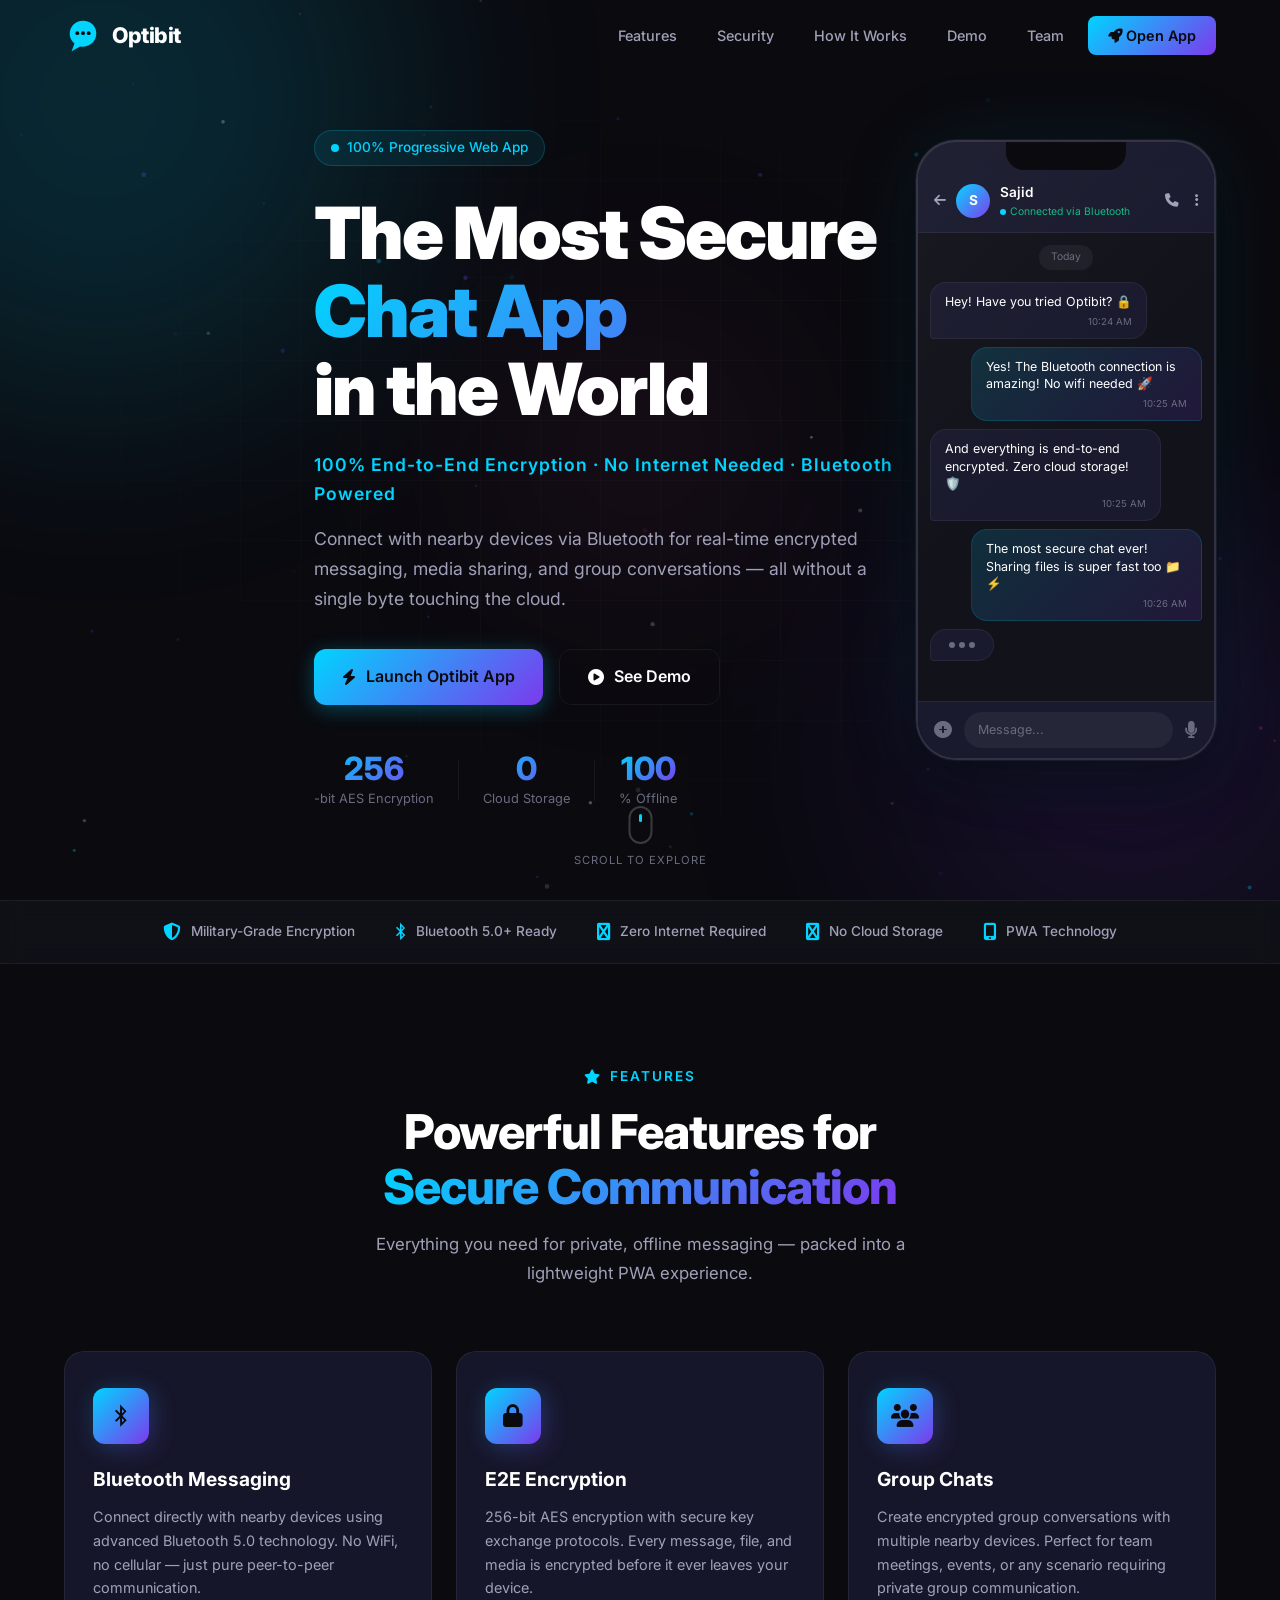
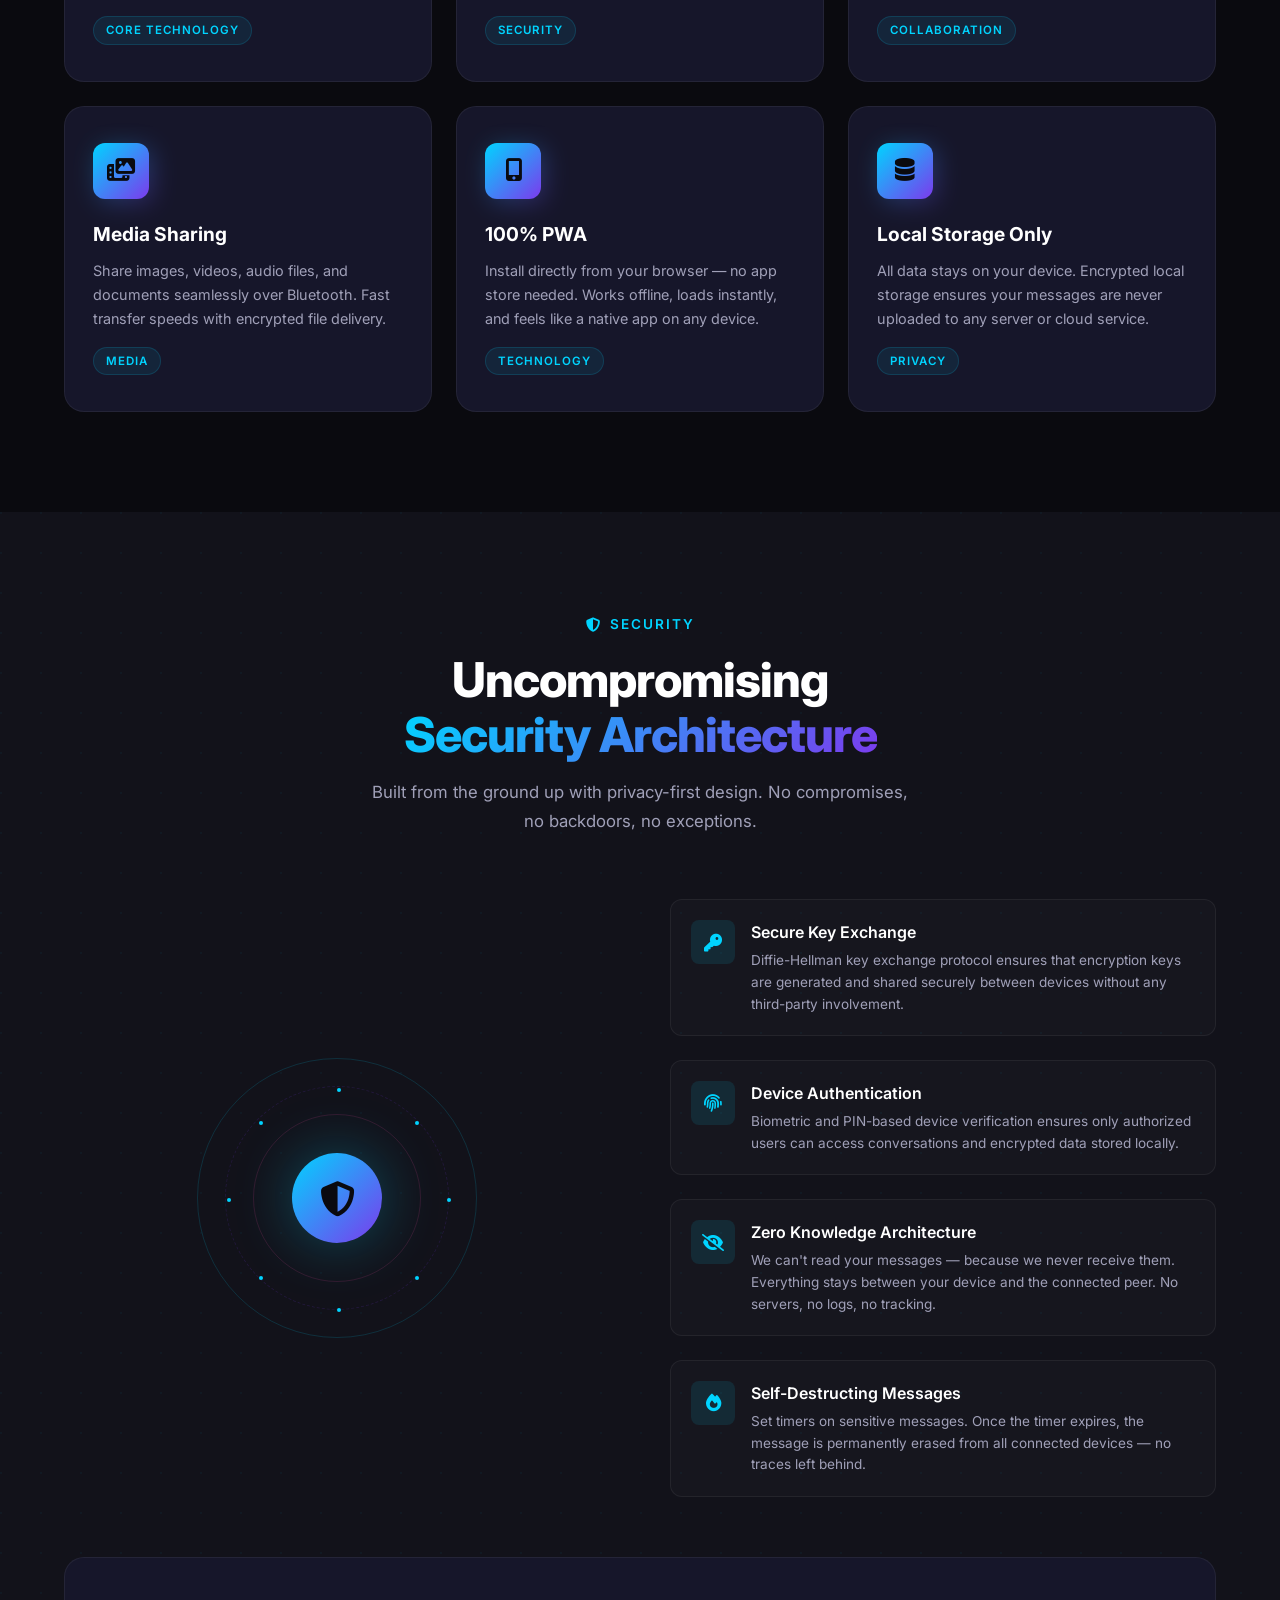
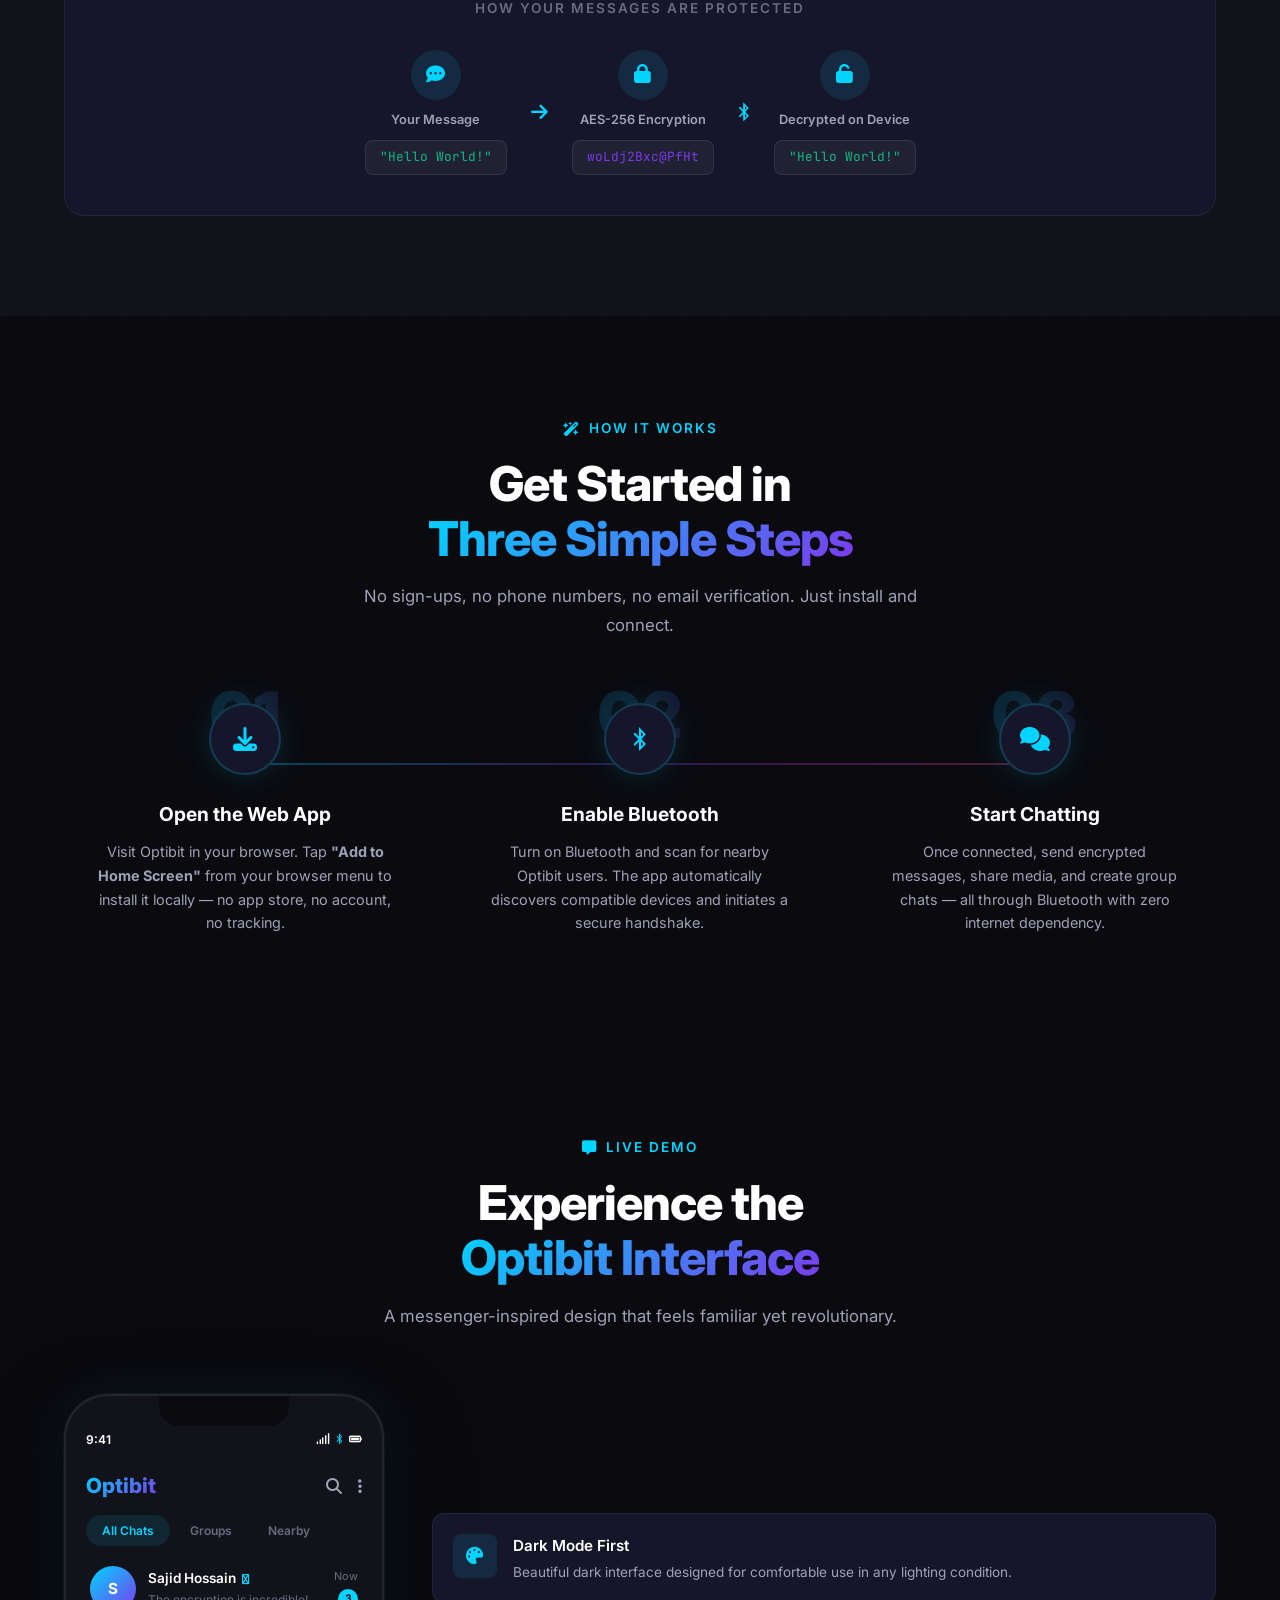
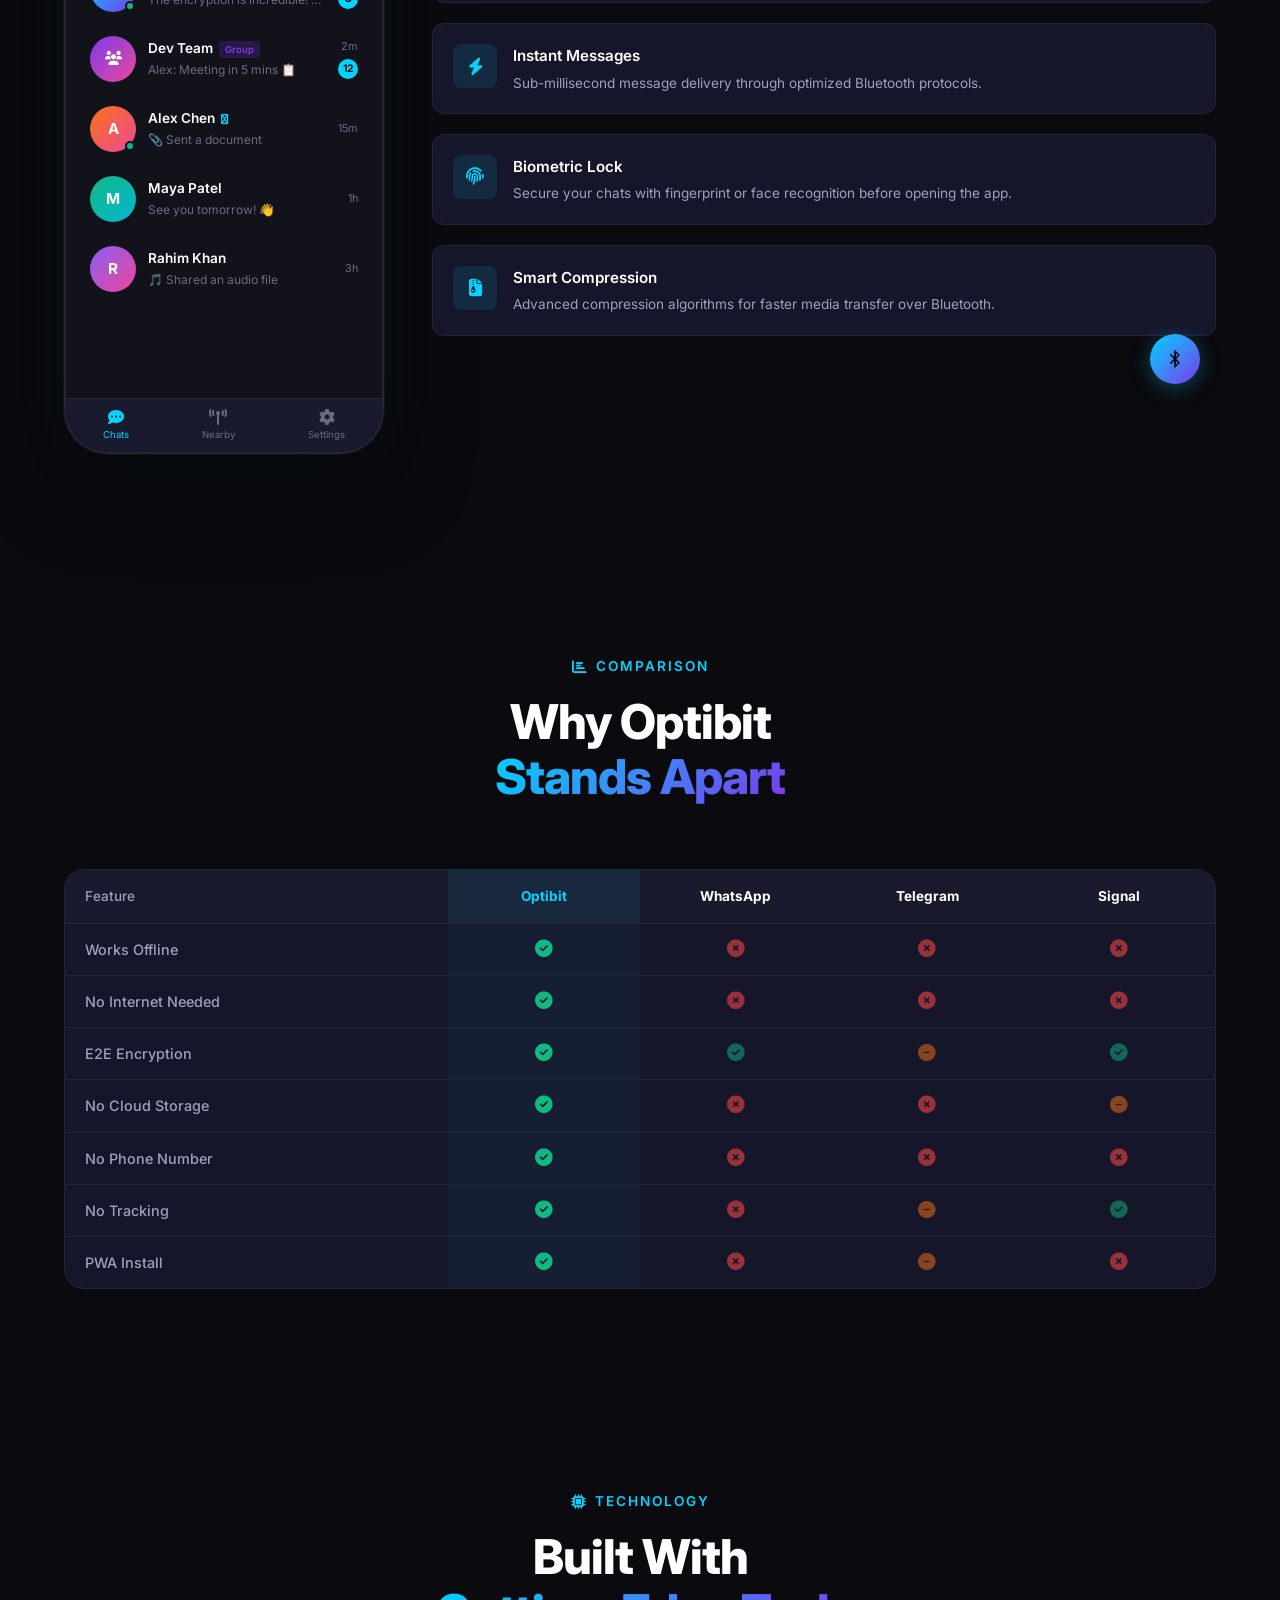
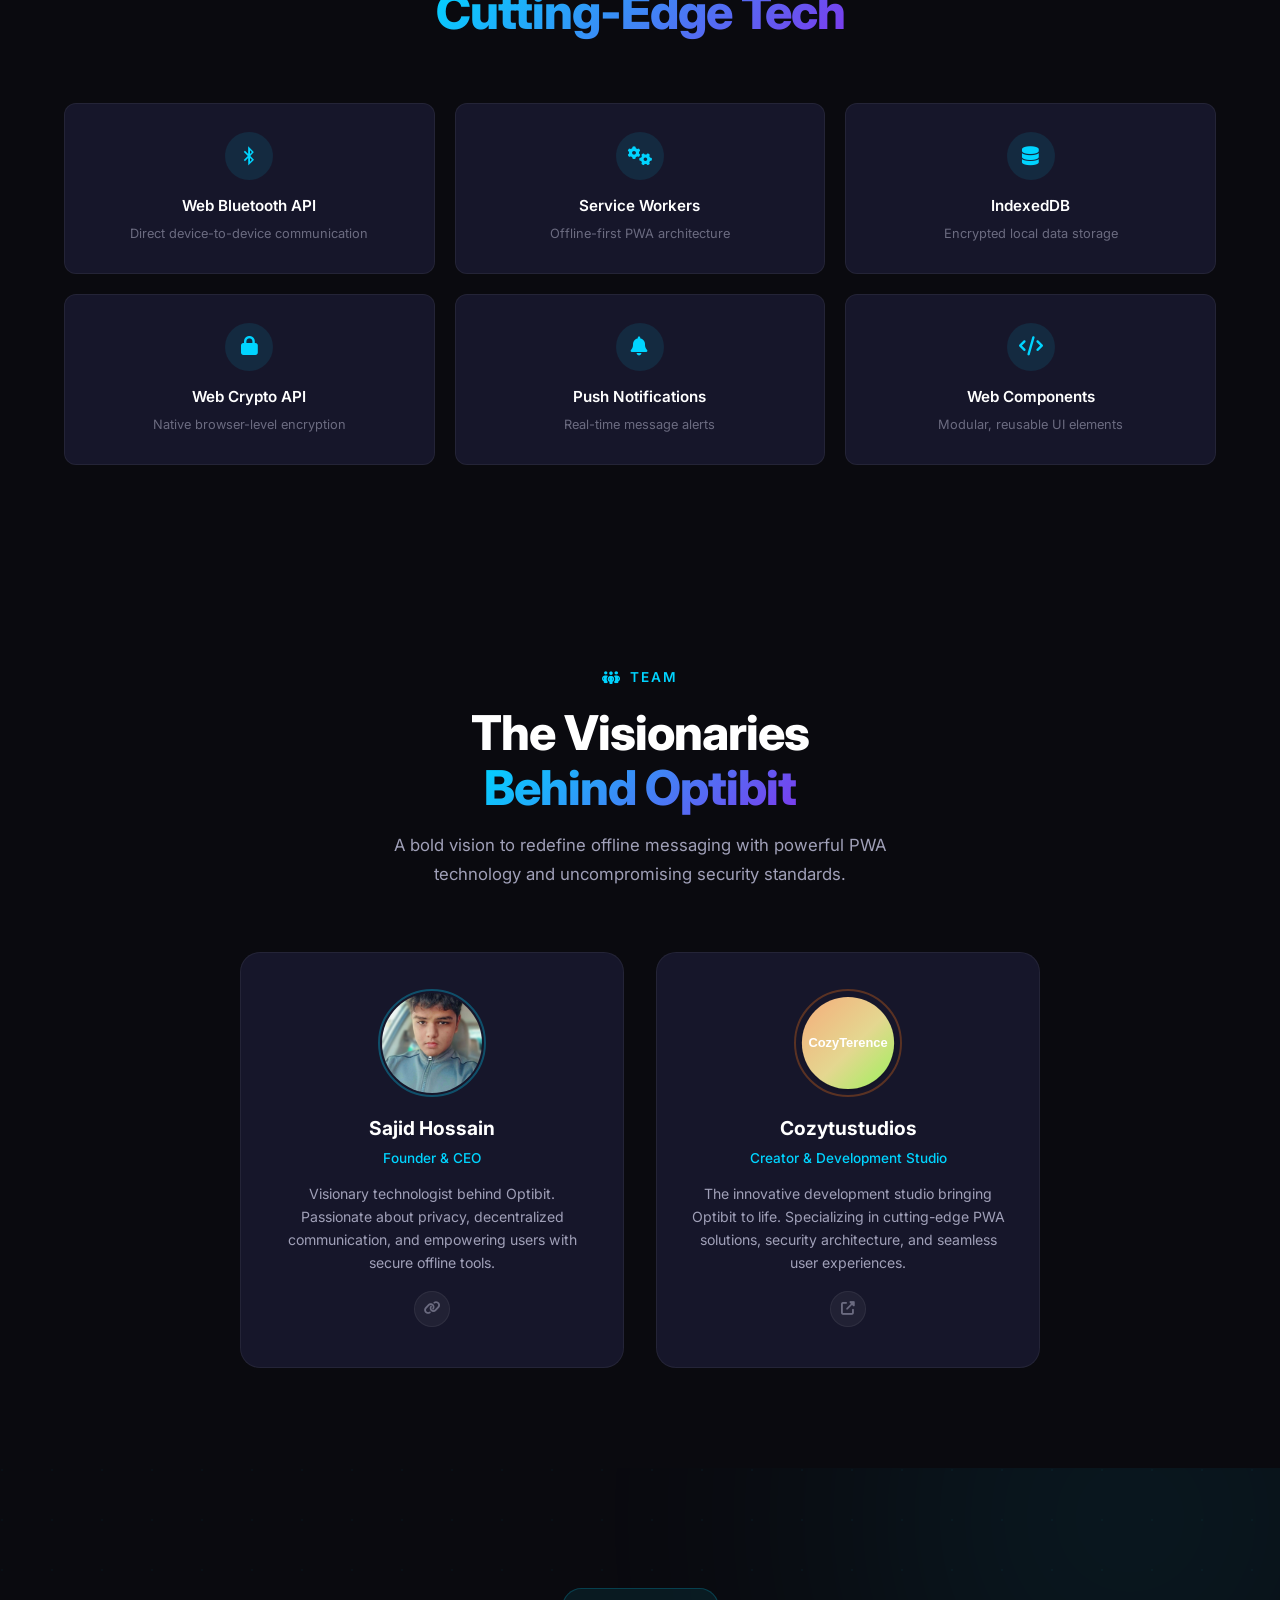
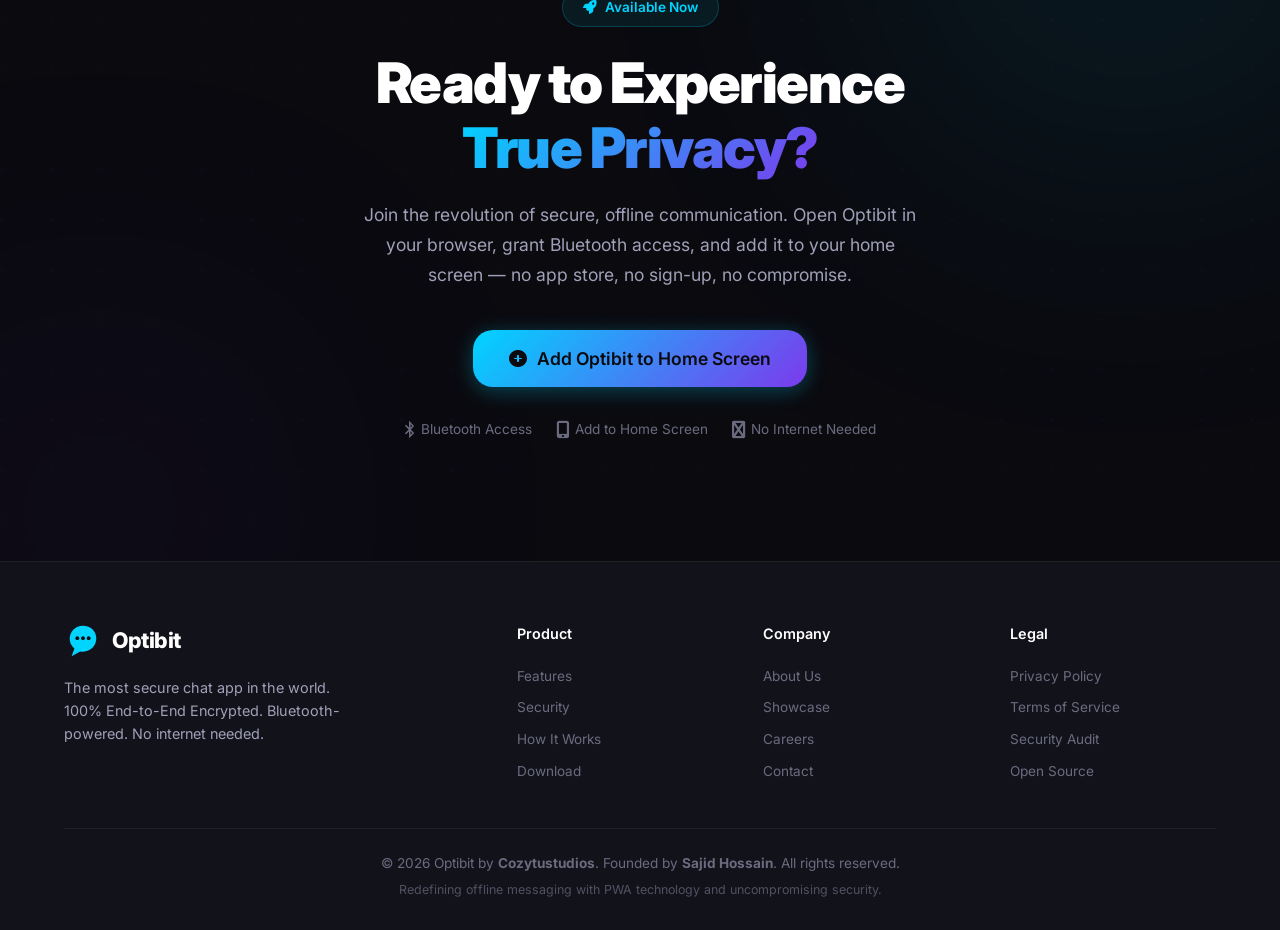
<file: index.html>
<!DOCTYPE html>
<html lang="en">

<head>
    <meta charset="UTF-8">
    <meta name="viewport" content="width=device-width, initial-scale=1.0">
    <title>Optibit – Bluetooth & WiFi Messenger</title>
    <meta name="description"
        content="Optibit: Real Bluetooth & WiFi Direct messaging. Send text, images, video & voice. No internet needed. Built with PWA technology by Cozytustudios.">
    <meta name="theme-color" content="#0a0a0f">
    <link rel="manifest" href="manifest.json">
    <link rel="icon" type="image/png" href="icon.png">
    <link rel="apple-touch-icon" href="icon.png">
    <link rel="preconnect" href="https://fonts.googleapis.com">
    <link rel="preconnect" href="https://fonts.gstatic.com" crossorigin>
    <link
        href="https://fonts.googleapis.com/css2?family=Inter:wght@300;400;500;600;700;800;900&family=JetBrains+Mono:wght@400;500&display=swap"
        rel="stylesheet">
    <link rel="stylesheet" href="https://cdn.jsdelivr.net/npm/@fortawesome/fontawesome-free@6.4.0/css/all.min.css">
    <link rel="stylesheet" href="style.css">
    <link rel="stylesheet" href="animations.css">
</head>

<body>
    <!-- Loader -->
    <div id="loader" class="loader">
        <div class="loader-inner">
            <div class="loader-icon">
                <svg viewBox="0 0 80 80" fill="none" xmlns="http://www.w3.org/2000/svg">
                    <circle cx="40" cy="40" r="36" stroke="url(#loaderGrad)" stroke-width="3" stroke-dasharray="180 80"
                        class="loader-circle" />
                    <path
                        d="M40 20C32 20 26 26 26 34C26 38 28 41 31 43L28 54L38 48C38.6 48 39.3 48 40 48C48 48 54 42 54 34C54 26 48 20 40 20Z"
                        fill="url(#loaderGrad2)" />
                    <circle cx="33" cy="34" r="2.5" fill="#0a0a0f" />
                    <circle cx="40" cy="34" r="2.5" fill="#0a0a0f" />
                    <circle cx="47" cy="34" r="2.5" fill="#0a0a0f" />
                    <defs>
                        <linearGradient id="loaderGrad" x1="0" y1="0" x2="80" y2="80">
                            <stop offset="0%" stop-color="#00d4ff" />
                            <stop offset="100%" stop-color="#7c3aed" />
                        </linearGradient>
                        <linearGradient id="loaderGrad2" x1="26" y1="20" x2="54" y2="54">
                            <stop offset="0%" stop-color="#00d4ff" />
                            <stop offset="100%" stop-color="#7c3aed" />
                        </linearGradient>
                    </defs>
                </svg>
            </div>
            <div class="loader-text">OPTIBIT</div>
            <div class="loader-bar">
                <div class="loader-bar-fill"></div>
            </div>
        </div>
    </div>

    <!-- Particle Background -->
    <canvas id="particles"></canvas>

    <!-- Navigation -->
    <nav class="navbar" id="navbar">
        <div class="nav-container">
            <a href="#" class="nav-logo">
                <div class="logo-icon">
                    <svg viewBox="0 0 40 40" fill="none" xmlns="http://www.w3.org/2000/svg">
                        <path
                            d="M20 4C12 4 6 10 6 18C6 22 8 25.5 11 28L8 36L17 31C17.8 31.1 18.9 31.2 20 31.2C28 31.2 34 25.2 34 17.2C34 9.6 28 4 20 4Z"
                            fill="url(#logoGrad)" />
                        <circle cx="14" cy="17" r="2" fill="#0a0a0f" />
                        <circle cx="20" cy="17" r="2" fill="#0a0a0f" />
                        <circle cx="26" cy="17" r="2" fill="#0a0a0f" />
                        <defs>
                            <linearGradient id="logoGrad" x1="6" y1="4" x2="34" y2="36">
                                <stop offset="0%" stop-color="#00d4ff" />
                                <stop offset="100%" stop-color="#7c3aed" />
                            </linearGradient>
                        </defs>
                    </svg>
                </div>
                <span class="logo-text">Optibit</span>
            </a>
            <div class="nav-links" id="navLinks">
                <a href="#features" class="nav-link">Features</a>
                <a href="#security" class="nav-link">Security</a>
                <a href="#how-it-works" class="nav-link">How It Works</a>
                <a href="#chat-demo" class="nav-link">Demo</a>
                <a href="#team" class="nav-link">Team</a>
                <a href="app.html" class="nav-link nav-cta">
                    <i class="fas fa-rocket"></i> Open App
                </a>
            </div>
            <button class="nav-toggle" id="navToggle" aria-label="Toggle menu">
                <span></span><span></span><span></span>
            </button>
        </div>
    </nav>

    <!-- Hero Section -->
    <section class="hero" id="hero">
        <div class="hero-bg-effects">
            <div class="hero-glow hero-glow-1"></div>
            <div class="hero-glow hero-glow-2"></div>
            <div class="hero-glow hero-glow-3"></div>
            <div class="hero-grid"></div>
        </div>
        <div class="container hero-content">
            <div class="hero-badge animate-on-scroll">
                <span class="badge-dot"></span>
                <span>100% Progressive Web App</span>
            </div>
            <h1 class="hero-title animate-on-scroll">
                <span class="hero-title-line">The Most Secure</span>
                <span class="hero-title-line gradient-text">Chat App</span>
                <span class="hero-title-line">in the World</span>
            </h1>
            <p class="hero-subtitle animate-on-scroll">
                100% End-to-End Encryption · No Internet Needed · Bluetooth Powered
            </p>
            <p class="hero-description animate-on-scroll">
                Connect with nearby devices via Bluetooth for real-time encrypted messaging,
                media sharing, and group conversations — all without a single byte touching the cloud.
            </p>
            <div class="hero-actions animate-on-scroll">
                <a href="app.html" class="btn btn-primary btn-lg">
                    <i class="fas fa-bolt"></i>
                    <span>Launch Optibit App</span>
                    <div class="btn-shine"></div>
                </a>
                <a href="#chat-demo" class="btn btn-ghost btn-lg">
                    <i class="fas fa-play-circle"></i>
                    <span>See Demo</span>
                </a>
            </div>
            <div class="hero-stats animate-on-scroll">
                <div class="stat-item">
                    <div class="stat-number" data-count="256">0</div>
                    <div class="stat-label">-bit AES Encryption</div>
                </div>
                <div class="stat-divider"></div>
                <div class="stat-item">
                    <div class="stat-number" data-count="0">0</div>
                    <div class="stat-label">Cloud Storage</div>
                </div>
                <div class="stat-divider"></div>
                <div class="stat-item">
                    <div class="stat-number" data-count="100">0</div>
                    <div class="stat-label">% Offline</div>
                </div>
            </div>
        </div>
        <!-- Floating Phone Mockup -->
        <div class="hero-mockup animate-on-scroll">
            <div class="phone-frame">
                <div class="phone-notch"></div>
                <div class="phone-screen">
                    <div class="mock-header">
                        <div class="mock-header-left">
                            <i class="fas fa-arrow-left"></i>
                            <div class="mock-avatar">S</div>
                            <div>
                                <div class="mock-name">Sajid</div>
                                <div class="mock-status"><span class="bluetooth-dot"></span> Connected via Bluetooth
                                </div>
                            </div>
                        </div>
                        <div class="mock-header-right">
                            <i class="fas fa-phone"></i>
                            <i class="fas fa-ellipsis-v"></i>
                        </div>
                    </div>
                    <div class="mock-chat">
                        <div class="mock-date">Today</div>
                        <div class="mock-bubble received">
                            <p>Hey! Have you tried Optibit? 🔒</p>
                            <span class="mock-time">10:24 AM</span>
                        </div>
                        <div class="mock-bubble sent">
                            <p>Yes! The Bluetooth connection is amazing! No wifi needed 🚀</p>
                            <span class="mock-time">10:25 AM</span>
                        </div>
                        <div class="mock-bubble received">
                            <p>And everything is end-to-end encrypted. Zero cloud storage! 🛡️</p>
                            <span class="mock-time">10:25 AM</span>
                        </div>
                        <div class="mock-bubble sent">
                            <p>The most secure chat ever! Sharing files is super fast too 📁⚡</p>
                            <span class="mock-time">10:26 AM</span>
                        </div>
                        <div class="mock-bubble received typing">
                            <div class="typing-indicator">
                                <span></span><span></span><span></span>
                            </div>
                        </div>
                    </div>
                    <div class="mock-input">
                        <i class="fas fa-plus-circle"></i>
                        <div class="mock-input-field">Message...</div>
                        <i class="fas fa-microphone"></i>
                    </div>
                </div>
            </div>
            <div class="phone-reflection"></div>
        </div>
        <div class="hero-scroll-indicator">
            <div class="scroll-mouse">
                <div class="scroll-wheel"></div>
            </div>
            <span>Scroll to explore</span>
        </div>
    </section>

    <!-- Trust Bar -->
    <section class="trust-bar">
        <div class="container">
            <div class="trust-items">
                <div class="trust-item">
                    <i class="fas fa-shield-halved"></i>
                    <span>Military-Grade Encryption</span>
                </div>
                <div class="trust-item">
                    <i class="fab fa-bluetooth-b"></i>
                    <span>Bluetooth 5.0+ Ready</span>
                </div>
                <div class="trust-item">
                    <i class="fas fa-wifi-slash"></i>
                    <span>Zero Internet Required</span>
                </div>
                <div class="trust-item">
                    <i class="fas fa-cloud-slash"></i>
                    <span>No Cloud Storage</span>
                </div>
                <div class="trust-item">
                    <i class="fas fa-mobile-screen-button"></i>
                    <span>PWA Technology</span>
                </div>
            </div>
        </div>
    </section>

    <!-- Features Section -->
    <section class="section features" id="features">
        <div class="container">
            <div class="section-header animate-on-scroll">
                <span class="section-tag"><i class="fas fa-star"></i> Features</span>
                <h2 class="section-title">Powerful Features for<br><span class="gradient-text">Secure
                        Communication</span></h2>
                <p class="section-desc">Everything you need for private, offline messaging — packed into a lightweight
                    PWA experience.</p>
            </div>
            <div class="features-grid">
                <div class="feature-card animate-on-scroll" data-delay="0">
                    <div class="feature-icon-wrap">
                        <div class="feature-icon">
                            <i class="fab fa-bluetooth-b"></i>
                        </div>
                        <div class="feature-icon-bg"></div>
                    </div>
                    <h3>Bluetooth Messaging</h3>
                    <p>Connect directly with nearby devices using advanced Bluetooth 5.0 technology. No WiFi, no
                        cellular — just pure peer-to-peer communication.</p>
                    <div class="feature-tag">Core Technology</div>
                </div>
                <div class="feature-card animate-on-scroll" data-delay="100">
                    <div class="feature-icon-wrap">
                        <div class="feature-icon">
                            <i class="fas fa-lock"></i>
                        </div>
                        <div class="feature-icon-bg"></div>
                    </div>
                    <h3>E2E Encryption</h3>
                    <p>256-bit AES encryption with secure key exchange protocols. Every message, file, and media is
                        encrypted before it ever leaves your device.</p>
                    <div class="feature-tag">Security</div>
                </div>
                <div class="feature-card animate-on-scroll" data-delay="200">
                    <div class="feature-icon-wrap">
                        <div class="feature-icon">
                            <i class="fas fa-users"></i>
                        </div>
                        <div class="feature-icon-bg"></div>
                    </div>
                    <h3>Group Chats</h3>
                    <p>Create encrypted group conversations with multiple nearby devices. Perfect for team meetings,
                        events, or any scenario requiring private group communication.</p>
                    <div class="feature-tag">Collaboration</div>
                </div>
                <div class="feature-card animate-on-scroll" data-delay="300">
                    <div class="feature-icon-wrap">
                        <div class="feature-icon">
                            <i class="fas fa-photo-film"></i>
                        </div>
                        <div class="feature-icon-bg"></div>
                    </div>
                    <h3>Media Sharing</h3>
                    <p>Share images, videos, audio files, and documents seamlessly over Bluetooth. Fast transfer speeds
                        with encrypted file delivery.</p>
                    <div class="feature-tag">Media</div>
                </div>
                <div class="feature-card animate-on-scroll" data-delay="400">
                    <div class="feature-icon-wrap">
                        <div class="feature-icon">
                            <i class="fas fa-mobile-screen-button"></i>
                        </div>
                        <div class="feature-icon-bg"></div>
                    </div>
                    <h3>100% PWA</h3>
                    <p>Install directly from your browser — no app store needed. Works offline, loads instantly, and
                        feels like a native app on any device.</p>
                    <div class="feature-tag">Technology</div>
                </div>
                <div class="feature-card animate-on-scroll" data-delay="500">
                    <div class="feature-icon-wrap">
                        <div class="feature-icon">
                            <i class="fas fa-database"></i>
                        </div>
                        <div class="feature-icon-bg"></div>
                    </div>
                    <h3>Local Storage Only</h3>
                    <p>All data stays on your device. Encrypted local storage ensures your messages are never uploaded
                        to any server or cloud service.</p>
                    <div class="feature-tag">Privacy</div>
                </div>
            </div>
        </div>
    </section>

    <!-- Security Section -->
    <section class="section security" id="security">
        <div class="security-bg">
            <div class="security-grid-bg"></div>
        </div>
        <div class="container">
            <div class="section-header animate-on-scroll">
                <span class="section-tag"><i class="fas fa-shield-halved"></i> Security</span>
                <h2 class="section-title">Uncompromising<br><span class="gradient-text">Security Architecture</span>
                </h2>
                <p class="section-desc">Built from the ground up with privacy-first design. No compromises, no
                    backdoors, no exceptions.</p>
            </div>
            <div class="security-showcase">
                <div class="security-visual animate-on-scroll">
                    <div class="shield-container">
                        <div class="shield-ring ring-1"></div>
                        <div class="shield-ring ring-2"></div>
                        <div class="shield-ring ring-3"></div>
                        <div class="shield-core">
                            <i class="fas fa-shield-halved"></i>
                        </div>
                        <div class="shield-particles">
                            <span style="--i:0"></span>
                            <span style="--i:1"></span>
                            <span style="--i:2"></span>
                            <span style="--i:3"></span>
                            <span style="--i:4"></span>
                            <span style="--i:5"></span>
                            <span style="--i:6"></span>
                            <span style="--i:7"></span>
                        </div>
                    </div>
                </div>
                <div class="security-details">
                    <div class="security-item animate-on-scroll">
                        <div class="security-item-icon">
                            <i class="fas fa-key"></i>
                        </div>
                        <div class="security-item-content">
                            <h4>Secure Key Exchange</h4>
                            <p>Diffie-Hellman key exchange protocol ensures that encryption keys are generated and
                                shared securely between devices without any third-party involvement.</p>
                        </div>
                    </div>
                    <div class="security-item animate-on-scroll">
                        <div class="security-item-icon">
                            <i class="fas fa-fingerprint"></i>
                        </div>
                        <div class="security-item-content">
                            <h4>Device Authentication</h4>
                            <p>Biometric and PIN-based device verification ensures only authorized users can access
                                conversations and encrypted data stored locally.</p>
                        </div>
                    </div>
                    <div class="security-item animate-on-scroll">
                        <div class="security-item-icon">
                            <i class="fas fa-eye-slash"></i>
                        </div>
                        <div class="security-item-content">
                            <h4>Zero Knowledge Architecture</h4>
                            <p>We can't read your messages — because we never receive them. Everything stays between
                                your device and the connected peer. No servers, no logs, no tracking.</p>
                        </div>
                    </div>
                    <div class="security-item animate-on-scroll">
                        <div class="security-item-icon">
                            <i class="fas fa-fire"></i>
                        </div>
                        <div class="security-item-content">
                            <h4>Self-Destructing Messages</h4>
                            <p>Set timers on sensitive messages. Once the timer expires, the message is permanently
                                erased from all connected devices — no traces left behind.</p>
                        </div>
                    </div>
                </div>
            </div>
            <!-- Encryption Visual -->
            <div class="encryption-demo animate-on-scroll">
                <div class="encrypt-label">How Your Messages Are Protected</div>
                <div class="encrypt-flow">
                    <div class="encrypt-step">
                        <div class="encrypt-step-icon"><i class="fas fa-comment-dots"></i></div>
                        <div class="encrypt-step-label">Your Message</div>
                        <code class="encrypt-code">"Hello World!"</code>
                    </div>
                    <div class="encrypt-arrow"><i class="fas fa-arrow-right"></i></div>
                    <div class="encrypt-step">
                        <div class="encrypt-step-icon"><i class="fas fa-lock"></i></div>
                        <div class="encrypt-step-label">AES-256 Encryption</div>
                        <code class="encrypt-code encrypted">aF9x$kL2...mN7p</code>
                    </div>
                    <div class="encrypt-arrow"><i class="fab fa-bluetooth-b"></i></div>
                    <div class="encrypt-step">
                        <div class="encrypt-step-icon"><i class="fas fa-unlock"></i></div>
                        <div class="encrypt-step-label">Decrypted on Device</div>
                        <code class="encrypt-code">"Hello World!"</code>
                    </div>
                </div>
            </div>
        </div>
    </section>

    <!-- How It Works -->
    <section class="section how-it-works" id="how-it-works">
        <div class="container">
            <div class="section-header animate-on-scroll">
                <span class="section-tag"><i class="fas fa-wand-magic-sparkles"></i> How It Works</span>
                <h2 class="section-title">Get Started in<br><span class="gradient-text">Three Simple Steps</span></h2>
                <p class="section-desc">No sign-ups, no phone numbers, no email verification. Just install and connect.
                </p>
            </div>
            <div class="steps-container">
                <div class="steps-line"></div>
                <div class="step-card animate-on-scroll">
                    <div class="step-number">01</div>
                    <div class="step-icon"><i class="fas fa-download"></i></div>
                    <h3>Open the Web App</h3>
                    <p>Visit Optibit in your browser. Tap <strong>"Add to Home Screen"</strong> from your browser menu
                        to install it locally — no app store, no account, no tracking.</p>
                </div>
                <div class="step-card animate-on-scroll">
                    <div class="step-number">02</div>
                    <div class="step-icon"><i class="fab fa-bluetooth-b"></i></div>
                    <h3>Enable Bluetooth</h3>
                    <p>Turn on Bluetooth and scan for nearby Optibit users. The app automatically discovers compatible
                        devices and initiates a secure handshake.</p>
                </div>
                <div class="step-card animate-on-scroll">
                    <div class="step-number">03</div>
                    <div class="step-icon"><i class="fas fa-comments"></i></div>
                    <h3>Start Chatting</h3>
                    <p>Once connected, send encrypted messages, share media, and create group chats — all through
                        Bluetooth with zero internet dependency.</p>
                </div>
            </div>
        </div>
    </section>

    <!-- Chat Demo Section -->
    <section class="section chat-demo" id="chat-demo">
        <div class="container">
            <div class="section-header animate-on-scroll">
                <span class="section-tag"><i class="fas fa-message"></i> Live Demo</span>
                <h2 class="section-title">Experience the<br><span class="gradient-text">Optibit Interface</span></h2>
                <p class="section-desc">A messenger-inspired design that feels familiar yet revolutionary.</p>
            </div>
            <div class="demo-container animate-on-scroll">
                <div class="demo-phone">
                    <div class="demo-phone-frame">
                        <div class="demo-notch"></div>
                        <div class="demo-status-bar">
                            <span>9:41</span>
                            <div class="demo-status-icons">
                                <i class="fas fa-signal"></i>
                                <i class="fab fa-bluetooth-b" style="color:#00d4ff"></i>
                                <i class="fas fa-battery-full"></i>
                            </div>
                        </div>
                        <!-- Chat List View -->
                        <div class="demo-screen" id="chatListScreen">
                            <div class="demo-app-header">
                                <h3>Optibit</h3>
                                <div class="demo-app-actions">
                                    <i class="fas fa-search"></i>
                                    <i class="fas fa-ellipsis-v"></i>
                                </div>
                            </div>
                            <div class="demo-tabs">
                                <div class="demo-tab active">All Chats</div>
                                <div class="demo-tab">Groups</div>
                                <div class="demo-tab">Nearby</div>
                            </div>
                            <div class="demo-chat-list">
                                <div class="demo-chat-item" data-chat="sajid">
                                    <div class="demo-chat-avatar online">S</div>
                                    <div class="demo-chat-info">
                                        <div class="demo-chat-name">Sajid Hossain <i class="fas fa-bluetooth-b"
                                                style="color:#00d4ff;font-size:10px"></i></div>
                                        <div class="demo-chat-preview">The encryption is incredible! 🔐</div>
                                    </div>
                                    <div class="demo-chat-meta">
                                        <div class="demo-chat-time">Now</div>
                                        <div class="demo-unread">3</div>
                                    </div>
                                </div>
                                <div class="demo-chat-item" data-chat="team">
                                    <div class="demo-chat-avatar group"><i class="fas fa-users"></i></div>
                                    <div class="demo-chat-info">
                                        <div class="demo-chat-name">Dev Team <span class="demo-group-badge">Group</span>
                                        </div>
                                        <div class="demo-chat-preview">Alex: Meeting in 5 mins 📋</div>
                                    </div>
                                    <div class="demo-chat-meta">
                                        <div class="demo-chat-time">2m</div>
                                        <div class="demo-unread">12</div>
                                    </div>
                                </div>
                                <div class="demo-chat-item">
                                    <div class="demo-chat-avatar online"
                                        style="background:linear-gradient(135deg,#f97316,#ec4899)">A</div>
                                    <div class="demo-chat-info">
                                        <div class="demo-chat-name">Alex Chen <i class="fas fa-bluetooth-b"
                                                style="color:#00d4ff;font-size:10px"></i></div>
                                        <div class="demo-chat-preview">📎 Sent a document</div>
                                    </div>
                                    <div class="demo-chat-meta">
                                        <div class="demo-chat-time">15m</div>
                                    </div>
                                </div>
                                <div class="demo-chat-item">
                                    <div class="demo-chat-avatar"
                                        style="background:linear-gradient(135deg,#10b981,#06b6d4)">M</div>
                                    <div class="demo-chat-info">
                                        <div class="demo-chat-name">Maya Patel</div>
                                        <div class="demo-chat-preview">See you tomorrow! 👋</div>
                                    </div>
                                    <div class="demo-chat-meta">
                                        <div class="demo-chat-time">1h</div>
                                    </div>
                                </div>
                                <div class="demo-chat-item">
                                    <div class="demo-chat-avatar"
                                        style="background:linear-gradient(135deg,#8b5cf6,#ec4899)">R</div>
                                    <div class="demo-chat-info">
                                        <div class="demo-chat-name">Rahim Khan</div>
                                        <div class="demo-chat-preview">🎵 Shared an audio file</div>
                                    </div>
                                    <div class="demo-chat-meta">
                                        <div class="demo-chat-time">3h</div>
                                    </div>
                                </div>
                            </div>
                            <div class="demo-fab">
                                <i class="fab fa-bluetooth-b"></i>
                            </div>
                        </div>
                        <div class="demo-nav-bar">
                            <div class="demo-nav-item active"><i class="fas fa-comment-dots"></i><span>Chats</span>
                            </div>
                            <div class="demo-nav-item"><i class="fas fa-tower-broadcast"></i><span>Nearby</span></div>
                            <div class="demo-nav-item"><i class="fas fa-gear"></i><span>Settings</span></div>
                        </div>
                    </div>
                </div>
                <div class="demo-features-panel">
                    <div class="demo-feature-highlight">
                        <div class="dfh-icon"><i class="fas fa-palette"></i></div>
                        <div>
                            <h4>Dark Mode First</h4>
                            <p>Beautiful dark interface designed for comfortable use in any lighting condition.</p>
                        </div>
                    </div>
                    <div class="demo-feature-highlight">
                        <div class="dfh-icon"><i class="fas fa-bolt"></i></div>
                        <div>
                            <h4>Instant Messages</h4>
                            <p>Sub-millisecond message delivery through optimized Bluetooth protocols.</p>
                        </div>
                    </div>
                    <div class="demo-feature-highlight">
                        <div class="dfh-icon"><i class="fas fa-fingerprint"></i></div>
                        <div>
                            <h4>Biometric Lock</h4>
                            <p>Secure your chats with fingerprint or face recognition before opening the app.</p>
                        </div>
                    </div>
                    <div class="demo-feature-highlight">
                        <div class="dfh-icon"><i class="fas fa-file-zipper"></i></div>
                        <div>
                            <h4>Smart Compression</h4>
                            <p>Advanced compression algorithms for faster media transfer over Bluetooth.</p>
                        </div>
                    </div>
                </div>
            </div>
        </div>
    </section>

    <!-- Comparison Section -->
    <section class="section comparison">
        <div class="container">
            <div class="section-header animate-on-scroll">
                <span class="section-tag"><i class="fas fa-chart-bar"></i> Comparison</span>
                <h2 class="section-title">Why Optibit<br><span class="gradient-text">Stands Apart</span></h2>
            </div>
            <div class="comparison-table animate-on-scroll">
                <div class="comp-header">
                    <div class="comp-feature-label">Feature</div>
                    <div class="comp-app comp-optichat">Optibit</div>
                    <div class="comp-app">WhatsApp</div>
                    <div class="comp-app">Telegram</div>
                    <div class="comp-app">Signal</div>
                </div>
                <div class="comp-row">
                    <div class="comp-feature-label">Works Offline</div>
                    <div class="comp-app comp-optichat"><i class="fas fa-check-circle"></i></div>
                    <div class="comp-app"><i class="fas fa-times-circle"></i></div>
                    <div class="comp-app"><i class="fas fa-times-circle"></i></div>
                    <div class="comp-app"><i class="fas fa-times-circle"></i></div>
                </div>
                <div class="comp-row">
                    <div class="comp-feature-label">No Internet Needed</div>
                    <div class="comp-app comp-optichat"><i class="fas fa-check-circle"></i></div>
                    <div class="comp-app"><i class="fas fa-times-circle"></i></div>
                    <div class="comp-app"><i class="fas fa-times-circle"></i></div>
                    <div class="comp-app"><i class="fas fa-times-circle"></i></div>
                </div>
                <div class="comp-row">
                    <div class="comp-feature-label">E2E Encryption</div>
                    <div class="comp-app comp-optichat"><i class="fas fa-check-circle"></i></div>
                    <div class="comp-app"><i class="fas fa-check-circle dim"></i></div>
                    <div class="comp-app"><i class="fas fa-minus-circle"></i></div>
                    <div class="comp-app"><i class="fas fa-check-circle dim"></i></div>
                </div>
                <div class="comp-row">
                    <div class="comp-feature-label">No Cloud Storage</div>
                    <div class="comp-app comp-optichat"><i class="fas fa-check-circle"></i></div>
                    <div class="comp-app"><i class="fas fa-times-circle"></i></div>
                    <div class="comp-app"><i class="fas fa-times-circle"></i></div>
                    <div class="comp-app"><i class="fas fa-minus-circle"></i></div>
                </div>
                <div class="comp-row">
                    <div class="comp-feature-label">No Phone Number</div>
                    <div class="comp-app comp-optichat"><i class="fas fa-check-circle"></i></div>
                    <div class="comp-app"><i class="fas fa-times-circle"></i></div>
                    <div class="comp-app"><i class="fas fa-times-circle"></i></div>
                    <div class="comp-app"><i class="fas fa-times-circle"></i></div>
                </div>
                <div class="comp-row">
                    <div class="comp-feature-label">No Tracking</div>
                    <div class="comp-app comp-optichat"><i class="fas fa-check-circle"></i></div>
                    <div class="comp-app"><i class="fas fa-times-circle"></i></div>
                    <div class="comp-app"><i class="fas fa-minus-circle"></i></div>
                    <div class="comp-app"><i class="fas fa-check-circle dim"></i></div>
                </div>
                <div class="comp-row">
                    <div class="comp-feature-label">PWA Install</div>
                    <div class="comp-app comp-optichat"><i class="fas fa-check-circle"></i></div>
                    <div class="comp-app"><i class="fas fa-times-circle"></i></div>
                    <div class="comp-app"><i class="fas fa-minus-circle"></i></div>
                    <div class="comp-app"><i class="fas fa-times-circle"></i></div>
                </div>
            </div>
        </div>
    </section>

    <!-- Tech Stack -->
    <section class="section tech-stack">
        <div class="container">
            <div class="section-header animate-on-scroll">
                <span class="section-tag"><i class="fas fa-microchip"></i> Technology</span>
                <h2 class="section-title">Built With<br><span class="gradient-text">Cutting-Edge Tech</span></h2>
            </div>
            <div class="tech-grid">
                <div class="tech-card animate-on-scroll">
                    <div class="tech-icon"><i class="fab fa-bluetooth-b"></i></div>
                    <h4>Web Bluetooth API</h4>
                    <p>Direct device-to-device communication</p>
                </div>
                <div class="tech-card animate-on-scroll">
                    <div class="tech-icon"><i class="fas fa-gears"></i></div>
                    <h4>Service Workers</h4>
                    <p>Offline-first PWA architecture</p>
                </div>
                <div class="tech-card animate-on-scroll">
                    <div class="tech-icon"><i class="fas fa-database"></i></div>
                    <h4>IndexedDB</h4>
                    <p>Encrypted local data storage</p>
                </div>
                <div class="tech-card animate-on-scroll">
                    <div class="tech-icon"><i class="fas fa-lock"></i></div>
                    <h4>Web Crypto API</h4>
                    <p>Native browser-level encryption</p>
                </div>
                <div class="tech-card animate-on-scroll">
                    <div class="tech-icon"><i class="fas fa-bell"></i></div>
                    <h4>Push Notifications</h4>
                    <p>Real-time message alerts</p>
                </div>
                <div class="tech-card animate-on-scroll">
                    <div class="tech-icon"><i class="fas fa-code"></i></div>
                    <h4>Web Components</h4>
                    <p>Modular, reusable UI elements</p>
                </div>
            </div>
        </div>
    </section>

    <!-- Team Section -->
    <section class="section team" id="team">
        <div class="container">
            <div class="section-header animate-on-scroll">
                <span class="section-tag"><i class="fas fa-people-group"></i> Team</span>
                <h2 class="section-title">The Visionaries<br><span class="gradient-text">Behind Optibit</span></h2>
                <p class="section-desc">A bold vision to redefine offline messaging with powerful PWA technology and
                    uncompromising security standards.</p>
            </div>
            <div class="team-grid">
                <div class="team-card animate-on-scroll">
                    <div class="team-avatar">
                        <div class="team-avatar-inner">
                            <img class="team-avatar-photo" src="sajid-hossain.jpg" alt="Sajid Hossain">
                        </div>
                        <div class="team-avatar-ring"></div>
                    </div>
                    <h3>Sajid Hossain</h3>
                    <p class="team-role">Founder & CEO</p>
                    <p class="team-bio">Visionary technologist behind Optibit. Passionate about privacy, decentralized
                        communication, and empowering users with secure offline tools.</p>
                    <div class="team-socials">
                        <a href="https://linktr.ee/aspentuzy" target="_blank" rel="noopener noreferrer" title="Personal Link">
                            <i class="fas fa-link"></i>
                        </a>
                    </div>

                </div>
                <div class="team-card animate-on-scroll">
                    <div class="team-avatar">
                        <div class="team-avatar-inner">
                            <img class="team-avatar-logo" src="cozytustudios-logo.svg" alt="Cozytustudios logo">
                        </div>
                        <div class="team-avatar-ring" style="border-color:#f97316"></div>
                    </div>
                    <h3>Cozytustudios</h3>
                    <p class="team-role">Creator & Development Studio</p>
                    <p class="team-bio">The innovative development studio bringing Optibit to life. Specializing in
                        cutting-edge PWA solutions, security architecture, and seamless user experiences.</p>
                    <div class="team-socials">
                        <a href="https://cozytusstudio-showcase-9bg3htb.gamma.site/cozytustudio" target="_blank" rel="noopener noreferrer" title="Cozytustudios Showcase">
                            <i class="fas fa-up-right-from-square"></i>
                        </a>
                    </div>

                </div>
            </div>
        </div>
    </section>

    <!-- Download / CTA Section -->
    <section class="section cta-section" id="download">
        <div class="cta-bg">
            <div class="cta-glow cta-glow-1"></div>
            <div class="cta-glow cta-glow-2"></div>
        </div>
        <div class="container">
            <div class="cta-content animate-on-scroll">
                <div class="cta-badge">
                    <i class="fas fa-rocket"></i> Available Now
                </div>
                <h2 class="cta-title">Ready to Experience<br><span class="gradient-text">True Privacy?</span></h2>
                <p class="cta-desc">Join the revolution of secure, offline communication. Open Optibit in your browser,
                    grant Bluetooth access, and add it to your home screen — no app store, no sign-up, no compromise.
                </p>
                <div class="cta-buttons">
                    <button class="btn btn-primary btn-xl" id="installBtn">
                        <i class="fas fa-plus-circle"></i>
                        <span>Add Optibit to Home Screen</span>
                        <div class="btn-shine"></div>
                    </button>
                </div>
                <div class="cta-platforms">
                    <span><i class="fab fa-bluetooth-b"></i> Bluetooth Access</span>
                    <span><i class="fas fa-mobile-screen-button"></i> Add to Home Screen</span>
                    <span><i class="fas fa-wifi-slash"></i> No Internet Needed</span>
                </div>
            </div>
        </div>
    </section>

    <!-- Footer -->
    <footer class="footer">
        <div class="container">
            <div class="footer-grid">
                <div class="footer-brand">
                    <a href="#" class="nav-logo">
                        <div class="logo-icon">
                            <svg viewBox="0 0 40 40" fill="none" xmlns="http://www.w3.org/2000/svg">
                                <path
                                    d="M20 4C12 4 6 10 6 18C6 22 8 25.5 11 28L8 36L17 31C17.8 31.1 18.9 31.2 20 31.2C28 31.2 34 25.2 34 17.2C34 9.6 28 4 20 4Z"
                                    fill="url(#footerLogoGrad)" />
                                <circle cx="14" cy="17" r="2" fill="#0a0a0f" />
                                <circle cx="20" cy="17" r="2" fill="#0a0a0f" />
                                <circle cx="26" cy="17" r="2" fill="#0a0a0f" />
                                <defs>
                                    <linearGradient id="footerLogoGrad" x1="6" y1="4" x2="34" y2="36">
                                        <stop offset="0%" stop-color="#00d4ff" />
                                        <stop offset="100%" stop-color="#7c3aed" />
                                    </linearGradient>
                                </defs>
                            </svg>
                        </div>
                        <span class="logo-text">Optibit</span>
                    </a>
                    <p>The most secure chat app in the world. 100% End-to-End Encrypted. Bluetooth-powered. No internet
                        needed.</p>

                </div>
                <div class="footer-links">
                    <h4>Product</h4>
                    <a href="#features">Features</a>
                    <a href="#security">Security</a>
                    <a href="#how-it-works">How It Works</a>
                    <a href="#download">Download</a>
                </div>
                <div class="footer-links">
                    <h4>Company</h4>
                    <a href="#team">About Us</a>
                    <a href="https://cozytusstudio-showcase-9bg3htb.gamma.site/cozytustudio" target="_blank" rel="noopener noreferrer">Showcase</a>
                    <a href="#">Careers</a>
                    <a href="#">Contact</a>
                </div>
                <div class="footer-links">
                    <h4>Legal</h4>
                    <a href="#">Privacy Policy</a>
                    <a href="#">Terms of Service</a>
                    <a href="#">Security Audit</a>
                    <a href="#">Open Source</a>
                </div>
            </div>
            <div class="footer-bottom">
                <p>&copy; 2026 Optibit by <strong>Cozytustudios</strong>. Founded by <strong>Sajid Hossain</strong>.
                    All rights reserved.</p>
                <p class="footer-tagline">Redefining offline messaging with PWA technology and uncompromising security.
                </p>
            </div>
        </div>
    </footer>

    <script src="particles.js"></script>
    <script src="main.js"></script>
</body>

</html>
</file>
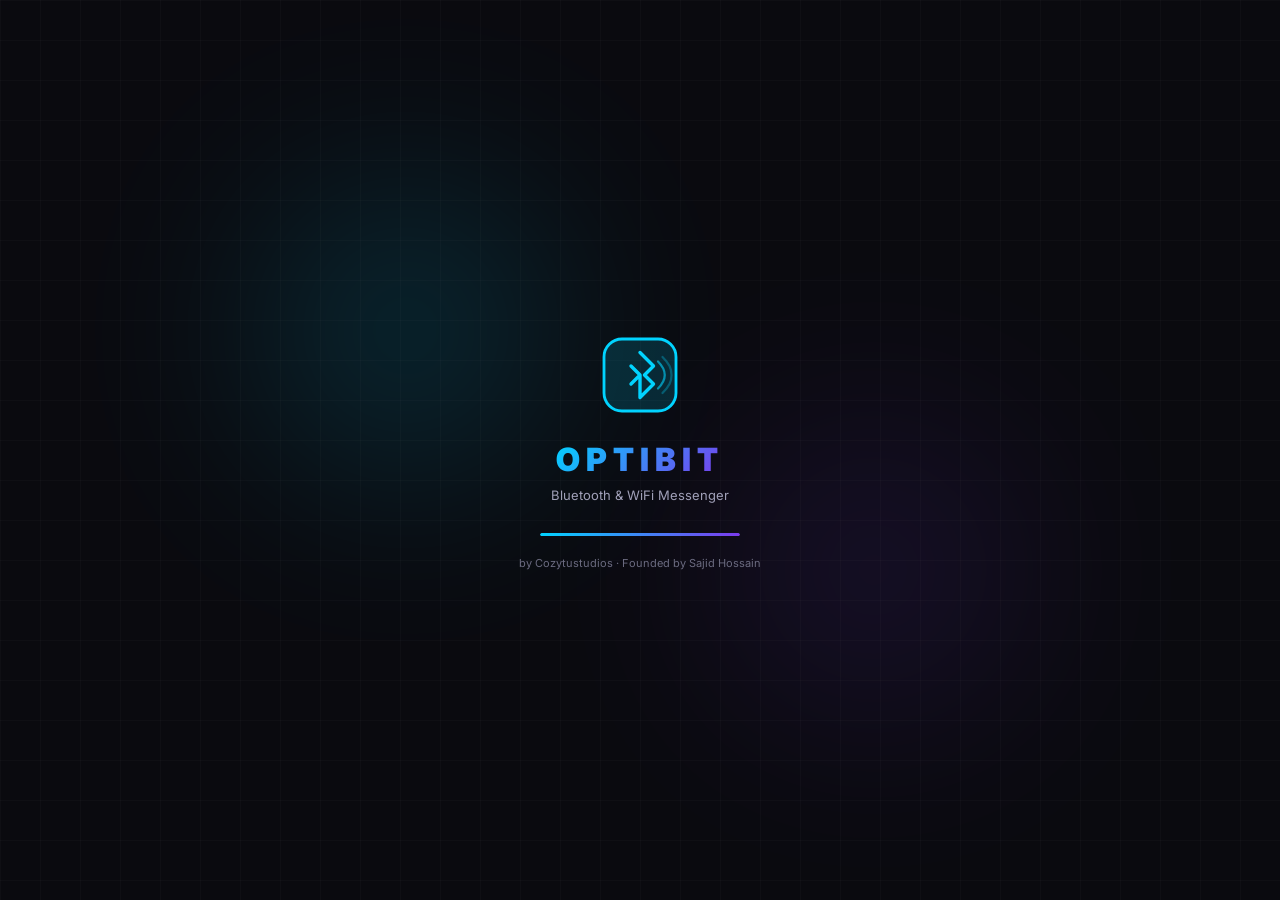
<file: app.html>
<!DOCTYPE html>
<html lang="en">

<head>
    <meta charset="UTF-8">
    <meta name="viewport" content="width=device-width, initial-scale=1.0, maximum-scale=1.0, user-scalable=no">
    <title>Optibit – Bluetooth & WiFi Messenger</title>
    <meta name="description" content="Optibit: Real Bluetooth & WiFi Direct messaging. Send text, images, video & voice. No internet needed.">
    <meta name="theme-color" content="#0a0a0f">
    <link rel="manifest" href="manifest.json">
    <link rel="icon" type="image/png" href="icon.png">
    <link rel="apple-touch-icon" href="icon.png">
    <link rel="preconnect" href="https://fonts.googleapis.com">
    <link rel="preconnect" href="https://fonts.gstatic.com" crossorigin>
    <link href="https://fonts.googleapis.com/css2?family=Inter:wght@300;400;500;600;700;800;900&family=JetBrains+Mono:wght@400;500&display=swap" rel="stylesheet">
    <link rel="stylesheet" href="https://cdn.jsdelivr.net/npm/@fortawesome/fontawesome-free@6.4.0/css/all.min.css">
    <link rel="stylesheet" href="app.css">
</head>

<body>

    <div id="app" class="app">

        <!-- ===== SPLASH SCREEN ===== -->
        <div id="splashScreen" class="screen active">
            <div class="splash-bg">
                <div class="splash-glow g1"></div>
                <div class="splash-glow g2"></div>
                <div class="splash-grid"></div>
            </div>
            <div class="splash-content">
                <div class="splash-logo">
                    <svg viewBox="0 0 80 80" fill="none" xmlns="http://www.w3.org/2000/svg">
                        <defs>
                            <linearGradient id="sg1" x1="0" y1="0" x2="80" y2="80">
                                <stop offset="0%" stop-color="#00d4ff" />
                                <stop offset="100%" stop-color="#7c3aed" />
                            </linearGradient>
                        </defs>
                        <rect x="8" y="8" width="64" height="64" rx="16" fill="url(#sg1)" opacity="0.15"/>
                        <rect x="8" y="8" width="64" height="64" rx="16" stroke="url(#sg1)" stroke-width="2.5" fill="none"/>
                        <!-- Bluetooth icon -->
                        <path d="M40 20L52 32L44 40L52 48L40 60V40L32 48M40 40L32 32" stroke="url(#sg1)" stroke-width="3" stroke-linecap="round" stroke-linejoin="round" fill="none"/>
                        <!-- Signal waves -->
                        <path d="M56 28C60 32 62 36 62 40C62 44 60 48 56 52" stroke="url(#sg1)" stroke-width="2" stroke-linecap="round" fill="none" opacity="0.6"/>
                        <path d="M60 24C66 30 68 34 68 40C68 46 66 50 60 56" stroke="url(#sg1)" stroke-width="2" stroke-linecap="round" fill="none" opacity="0.3"/>
                    </svg>
                </div>
                <div class="splash-name">OPTIBIT</div>
                <div class="splash-tag">Bluetooth & WiFi Messenger</div>
                <div class="splash-loader">
                    <div class="splash-loader-bar"></div>
                </div>
                <div class="splash-credit">by Cozytustudios · Founded by Sajid Hossain</div>
            </div>
        </div>

        <!-- ===== ONBOARDING SCREEN ===== -->
        <div id="onboardingScreen" class="screen">
            <div class="ob-slides">
                <div class="ob-slide active" data-slide="0">
                    <div class="ob-icon">
                        <div class="ob-icon-ring r1"></div>
                        <div class="ob-icon-ring r2"></div>
                        <i class="fab fa-bluetooth-b"></i>
                    </div>
                    <h2>Real Bluetooth Chat</h2>
                    <p>Connect to nearby devices using Web Bluetooth API. No internet, no servers — direct device-to-device communication.</p>
                </div>
                <div class="ob-slide" data-slide="1">
                    <div class="ob-icon">
                        <div class="ob-icon-ring r1"></div>
                        <div class="ob-icon-ring r2"></div>
                        <i class="fas fa-wifi"></i>
                    </div>
                    <h2>WiFi Direct Support</h2>
                    <p>Use WebRTC peer connections for faster transfers. Share images, videos, voice messages and files at high speed.</p>
                </div>
                <div class="ob-slide" data-slide="2">
                    <div class="ob-icon">
                        <div class="ob-icon-ring r1"></div>
                        <div class="ob-icon-ring r2"></div>
                        <i class="fas fa-photo-film"></i>
                    </div>
                    <h2>Rich Media Sharing</h2>
                    <p>Send images, videos, voice notes and documents. Everything transfers directly between devices with full encryption.</p>
                </div>
            </div>
            <div class="ob-dots">
                <span class="ob-dot active" data-idx="0"></span>
                <span class="ob-dot" data-idx="1"></span>
                <span class="ob-dot" data-idx="2"></span>
            </div>
            <div class="ob-actions">
                <button id="obNext" class="btn-primary-app">Next <i class="fas fa-arrow-right"></i></button>
                <button id="obSkip" class="btn-ghost-app">Skip</button>
            </div>
        </div>

        <!-- ===== SETUP SCREEN ===== -->
        <div id="setupScreen" class="screen">
            <div class="setup-header">
                <div class="setup-logo-sm">
                    <svg viewBox="0 0 40 40" fill="none" xmlns="http://www.w3.org/2000/svg">
                        <defs>
                            <linearGradient id="slg" x1="0" y1="0" x2="40" y2="40">
                                <stop offset="0%" stop-color="#00d4ff" />
                                <stop offset="100%" stop-color="#7c3aed" />
                            </linearGradient>
                        </defs>
                        <rect x="4" y="4" width="32" height="32" rx="8" fill="url(#slg)" opacity="0.2"/>
                        <rect x="4" y="4" width="32" height="32" rx="8" stroke="url(#slg)" stroke-width="1.5" fill="none"/>
                        <path d="M20 10L26 16L22 20L26 24L20 30V20L16 24M20 20L16 16" stroke="url(#slg)" stroke-width="2" stroke-linecap="round" stroke-linejoin="round" fill="none"/>
                    </svg>
                </div>
                <span>Optibit</span>
            </div>
            <div class="setup-body">
                <h2>Set Up Your Profile</h2>
                <p>Choose a display name and avatar color. This is how nearby devices will see you.</p>
                <div class="avatar-picker" id="avatarPicker">
                    <div class="avatar-preview" id="avatarPreview">
                        <img id="avatarPreviewPhoto" class="avatar-photo" alt="Profile photo preview" style="display:none">
                        <span id="avatarInitials">?</span>
                    </div>
                    <label class="avatar-upload-btn" for="setupPhotoInput">
                        <i class="fas fa-image"></i> Add Profile Photo
                    </label>
                    <input type="file" id="setupPhotoInput" accept="image/*" style="display:none">
                    <div class="avatar-colors">
                        <div class="av-color active" style="background:linear-gradient(135deg,#00d4ff,#7c3aed)" data-color="cyan-purple"></div>
                        <div class="av-color" style="background:linear-gradient(135deg,#f97316,#ec4899)" data-color="orange-pink"></div>
                        <div class="av-color" style="background:linear-gradient(135deg,#10b981,#06b6d4)" data-color="green-cyan"></div>
                        <div class="av-color" style="background:linear-gradient(135deg,#8b5cf6,#ec4899)" data-color="purple-pink"></div>
                        <div class="av-color" style="background:linear-gradient(135deg,#f59e0b,#ef4444)" data-color="amber-red"></div>
                        <div class="av-color" style="background:linear-gradient(135deg,#06b6d4,#10b981)" data-color="sky-green"></div>
                    </div>
                </div>
                <div class="setup-field">
                    <label>Display Name</label>
                    <input type="text" id="setupName" placeholder="e.g. Sajid" maxlength="24" autocomplete="off">
                    <span class="field-hint">This is how others will see you on nearby scans</span>
                </div>
                <div class="setup-field">
                    <label>Status</label>
                    <input type="text" id="setupStatus" placeholder="e.g. Available" maxlength="40" autocomplete="off">
                </div>
                <button id="setupDone" class="btn-primary-app full-width" disabled>
                    <i class="fas fa-check"></i> Start Messaging
                </button>
            </div>
        </div>

        <!-- ===== MAIN APP (Desktop: sidebar + content area) ===== -->
        <div id="mainApp" class="screen">

            <!-- Desktop sidebar wrapper -->
            <div class="desktop-layout">

                <!-- Left sidebar (always visible on desktop) -->
                <div class="sidebar" id="sidebar">
                    <!-- Bottom Navigation (mobile) / Top Navigation (desktop) -->
                    <nav class="app-nav">
                        <div class="dock-pill">
                            <button class="nav-btn active" data-tab="chats" id="navChats">
                                <i class="fas fa-comment-dots"></i>
                                <span>Chat</span>
                                <div class="nav-badge" id="chatBadge" style="display:none">0</div>
                            </button>
                            <button class="nav-btn" data-tab="nearby" id="navNearby">
                                <i class="fab fa-bluetooth-b"></i>
                                <span>Nearby</span>
                            </button>
                            <button class="nav-btn" data-tab="settings" id="navSettings">
                                <i class="fas fa-book-open"></i>
                                <span>Library</span>
                            </button>
                        </div>
                        <button class="dock-search-btn" id="dockSearchBtn" title="Search chats">
                            <i class="fas fa-magnifying-glass"></i>
                        </button>
                    </nav>

                    <!-- ---- CHATS TAB ---- -->
                    <div id="tabChats" class="tab-content active">
                        <div class="tab-header">
                            <div class="tab-title-row">
                                <h1>Messages</h1>
                                <div class="tab-actions">
                                    <button class="icon-btn" id="searchBtn" title="Search"><i class="fas fa-search"></i></button>
                                </div>
                            </div>
                            <div class="search-bar" id="searchBar" style="display:none">
                                <i class="fas fa-search"></i>
                                <input type="text" id="searchInput" placeholder="Search conversations...">
                                <button id="searchClose"><i class="fas fa-times"></i></button>
                            </div>
                        </div>
                        <div class="chat-list" id="chatList">
                            <!-- Populated by JS -->
                        </div>
                        <div class="empty-state" id="chatsEmpty">
                            <i class="fab fa-bluetooth-b"></i>
                            <h3>No conversations yet</h3>
                            <p>Go to <strong>Nearby</strong> to discover Bluetooth devices, turn on Bluetooth and start chatting!</p>
                            <button class="btn-primary-app" onclick="switchTab('nearby')">
                                <i class="fab fa-bluetooth-b"></i> Find Devices
                            </button>
                        </div>
                    </div>

                    <!-- ---- NEARBY TAB ---- -->
                    <div id="tabNearby" class="tab-content">
                        <div class="tab-header">
                            <h1>Nearby Devices</h1>
                            <p class="tab-subtitle" id="nearbySubtitle">Turn on Bluetooth to find nearby devices</p>
                        </div>

                        <!-- Bluetooth Power Card -->
                        <div class="bt-power-card" id="btPowerCard">
                            <div class="bt-power-icon" id="btPowerIcon">
                                <i class="fab fa-bluetooth-b"></i>
                            </div>
                            <div class="bt-power-info">
                                <div class="bt-power-label" id="btPowerLabel">Bluetooth Off</div>
                                <div class="bt-power-sub" id="btPowerSub">Turn on Bluetooth to discover nearby devices</div>
                            </div>
                            <button class="bt-toggle-btn" id="btToggleBtn">
                                <span id="btToggleText">Turn On</span>
                            </button>
                        </div>

                        <!-- Connection Mode Selector -->
                        <div class="connection-modes" id="connectionModes" style="display:none">
                            <button class="mode-btn active" data-mode="bluetooth" id="modeBluetooth">
                                <i class="fab fa-bluetooth-b"></i>
                                <span>Bluetooth</span>
                            </button>
                            <button class="mode-btn" data-mode="wifi" id="modeWifi">
                                <i class="fas fa-wifi"></i>
                                <span>WiFi Direct</span>
                            </button>
                        </div>

                        <!-- Scanning Status -->
                        <div class="bt-status-card" id="btStatusCard" style="display:none">
                            <div class="bt-icon-wrap">
                                <div class="bt-scan-ring r1"></div>
                                <div class="bt-scan-ring r2"></div>
                                <div class="bt-scan-ring r3"></div>
                                <i class="fab fa-bluetooth-b bt-center-icon" id="scanCenterIcon"></i>
                            </div>
                            <div class="bt-status-text">
                                <div id="btStatusLabel">Scanning...</div>
                                <div id="btStatusSub">Looking for nearby devices...</div>
                            </div>
                            <button class="btn-primary-app sm" id="btScanBtn">
                                <i class="fas fa-rotate"></i> Scan
                            </button>
                        </div>

                        <!-- Discovered Devices -->
                        <div class="nearby-section" id="nearbySection" style="display:none">
                            <div class="nearby-section-title">Discovered Devices <span id="deviceCount">0</span></div>
                            <div class="device-list" id="deviceList">
                                <!-- Populated by JS -->
                            </div>
                        </div>

                        <!-- Connected Devices -->
                        <div class="nearby-section" id="connectedSection" style="display:none">
                            <div class="nearby-section-title">Connected Devices</div>
                            <div class="device-list" id="connectedList">
                                <!-- Populated by JS -->
                            </div>
                        </div>

                        <!-- Bluetooth Not Supported Warning -->
                        <div class="bt-warning" id="btWarning" style="display:none">
                            <i class="fas fa-exclamation-triangle"></i>
                            <h3>Bluetooth Not Available</h3>
                            <p>Your browser doesn't support Web Bluetooth API. Please use Chrome, Edge or Opera on desktop, or Chrome on Android.</p>
                            <div class="bt-warning-alt">
                                <p>You can still use <strong>WiFi Direct (WebRTC)</strong> mode to connect with nearby devices on the same network.</p>
                                <button class="btn-primary-app" id="useWifiBtn">
                                    <i class="fas fa-wifi"></i> Use WiFi Direct
                                </button>
                            </div>
                        </div>
                    </div>

                    <!-- ---- SETTINGS TAB ---- -->
                    <div id="tabSettings" class="tab-content">
                        <div class="tab-header">
                            <h1>Settings</h1>
                        </div>
                        <div class="settings-profile" id="settingsProfile">
                            <div class="settings-avatar" id="settingsAvatar"></div>
                            <div>
                                <div class="settings-name" id="settingsName">-</div>
                                <div class="settings-status" id="settingsStatus">-</div>
                            </div>
                            <button class="icon-btn" id="editProfileBtn"><i class="fas fa-pen"></i></button>
                        </div>
                        <div class="settings-list">
                            <div class="settings-section-label">Connection</div>
                            <div class="settings-item" id="btInfoItem">
                                <div class="si-icon cyan"><i class="fab fa-bluetooth-b"></i></div>
                                <div class="si-text">
                                    <div class="si-title">Bluetooth Status</div>
                                    <div class="si-desc" id="btSettingsStatus">Not connected</div>
                                </div>
                            </div>
                            <div class="settings-item" id="wifiInfoItem">
                                <div class="si-icon green"><i class="fas fa-wifi"></i></div>
                                <div class="si-text">
                                    <div class="si-title">WiFi Direct Status</div>
                                    <div class="si-desc" id="wifiSettingsStatus">Not connected</div>
                                </div>
                            </div>

                            <div class="settings-section-label">Customization</div>
                            <div class="settings-item" id="themeItem">
                                <div class="si-icon gradient"><i class="fas fa-palette"></i></div>
                                <div class="si-text">
                                    <div class="si-title">Theme</div>
                                    <div class="si-desc" id="themeDesc">Deep Blue (Default)</div>
                                </div>
                                <i class="fas fa-chevron-right si-arrow"></i>
                            </div>
                            <div class="settings-item" id="dockSizeItem">
                                <div class="si-icon cyan"><i class="fas fa-sliders"></i></div>
                                <div class="si-text">
                                    <div class="si-title">Dock Size</div>
                                    <div class="si-desc">Choose Small or Large dock</div>
                                </div>
                                <div class="dock-size-switch" role="group" aria-label="Dock size">
                                    <button class="dock-size-btn" id="dockSmallBtn" type="button">S</button>
                                    <button class="dock-size-btn active" id="dockLargeBtn" type="button">L</button>
                                </div>
                            </div>
                            <div class="settings-item" id="installAppItem">
                                <div class="si-icon purple"><i class="fas fa-download"></i></div>
                                <div class="si-text">
                                    <div class="si-title">Install App (PWA)</div>
                                    <div class="si-desc" id="installPwaDesc">Add Optibit to your home screen</div>
                                </div>
                                <i class="fas fa-chevron-right si-arrow"></i>
                            </div>
                            <div class="settings-item">
                                <div class="si-icon green"><i class="fas fa-bell"></i></div>
                                <div class="si-text">
                                    <div class="si-title">Notifications</div>
                                    <div class="si-desc">Message & connection alerts</div>
                                </div>
                                <div class="toggle-switch active" id="notifToggle">
                                    <div class="toggle-thumb"></div>
                                </div>
                            </div>

                            <div class="settings-section-label">Storage</div>
                            <div class="settings-item" id="storageItem">
                                <div class="si-icon orange"><i class="fas fa-database"></i></div>
                                <div class="si-text">
                                    <div class="si-title">Local Storage</div>
                                    <div class="si-desc" id="storageDesc">Calculating...</div>
                                </div>
                            </div>
                            <div class="settings-item danger-item" id="clearDataItem">
                                <div class="si-icon red"><i class="fas fa-trash"></i></div>
                                <div class="si-text">
                                    <div class="si-title">Clear All Data</div>
                                    <div class="si-desc">Delete all messages and connections</div>
                                </div>
                                <i class="fas fa-chevron-right si-arrow"></i>
                            </div>

                            <div class="settings-section-label">About</div>
                            <div class="settings-item">
                                <div class="si-icon gradient"><i class="fas fa-circle-info"></i></div>
                                <div class="si-text">
                                    <div class="si-title">Optibit v2.0.0</div>
                                    <div class="si-desc">by Cozytustudios · Founded by Sajid Hossain</div>
                                </div>
                            </div>
                            <div class="settings-item">
                                <div class="si-icon cyan"><i class="fas fa-heart"></i></div>
                                <div class="si-text">
                                    <div class="si-title">Made by Cozytustudios</div>
                                    <div class="si-desc">Crafted with care for private offline messaging</div>
                                </div>
                            </div>
                            <div class="settings-item" id="howToUseItem">
                                <div class="si-icon green"><i class="fas fa-circle-question"></i></div>
                                <div class="si-text">
                                    <div class="si-title">How to use Optibit</div>
                                    <div class="si-desc">Open quick-start instructions</div>
                                </div>
                                <i class="fas fa-chevron-right si-arrow"></i>
                            </div>
                            <label class="settings-item settings-link-item" id="profilePhotoItem" for="profilePhotoInput">
                                <div class="si-icon purple"><i class="fas fa-image"></i></div>
                                <div class="si-text">
                                    <div class="si-title">Profile Photo</div>
                                    <div class="si-desc">Add or change your profile image</div>
                                </div>
                                <i class="fas fa-chevron-right si-arrow"></i>
                            </label>
                            <input type="file" id="profilePhotoInput" accept="image/*" style="display:none">
                            <a class="settings-item settings-link-item" href="https://linktr.ee/aspentuzy" target="_blank" rel="noopener noreferrer">
                                <div class="si-icon orange"><i class="fas fa-link"></i></div>
                                <div class="si-text">
                                    <div class="si-title">Sajid Hossain Link</div>
                                    <div class="si-desc">linktr.ee/aspentuzy</div>
                                </div>
                                <i class="fas fa-arrow-up-right-from-square si-arrow"></i>
                            </a>
                        </div>
                    </div>
                </div>

                <!-- Right content area (desktop: shows chat or welcome) -->
                <div class="content-area" id="contentArea">
                    <div class="content-welcome" id="contentWelcome">
                        <div class="cw-icon">
                            <svg viewBox="0 0 120 120" fill="none" xmlns="http://www.w3.org/2000/svg">
                                <defs>
                                    <linearGradient id="cwg" x1="0" y1="0" x2="120" y2="120">
                                        <stop offset="0%" stop-color="#00d4ff" />
                                        <stop offset="100%" stop-color="#7c3aed" />
                                    </linearGradient>
                                </defs>
                                <rect x="10" y="10" width="100" height="100" rx="24" fill="url(#cwg)" opacity="0.1"/>
                                <path d="M60 30L80 50L68 60L80 70L60 90V60L48 70M60 60L48 50" stroke="url(#cwg)" stroke-width="4" stroke-linecap="round" stroke-linejoin="round" fill="none"/>
                                <path d="M86 42C92 48 96 54 96 60C96 66 92 72 86 78" stroke="url(#cwg)" stroke-width="2.5" stroke-linecap="round" fill="none" opacity="0.5"/>
                                <path d="M92 36C100 44 104 52 104 60C104 68 100 76 92 84" stroke="url(#cwg)" stroke-width="2.5" stroke-linecap="round" fill="none" opacity="0.25"/>
                            </svg>
                        </div>
                        <h2>Welcome to Optibit</h2>
                        <p>Select a conversation or discover nearby devices to start messaging via Bluetooth or WiFi Direct.</p>
                        <div class="cw-features">
                            <div class="cw-feature"><i class="fab fa-bluetooth-b"></i> Bluetooth Chat</div>
                            <div class="cw-feature"><i class="fas fa-wifi"></i> WiFi Direct</div>
                            <div class="cw-feature"><i class="fas fa-image"></i> Media Sharing</div>
                            <div class="cw-feature"><i class="fas fa-microphone"></i> Voice Messages</div>
                        </div>
                    </div>

                    <!-- Chat View (embedded in content area for desktop) -->
                    <div class="chat-view-inner" id="chatViewInner" style="display:none">
                        <div class="chat-header" id="chatHeader">
                            <button class="back-btn" id="chatBack"><i class="fas fa-arrow-left"></i></button>
                            <div class="chat-header-avatar" id="chatHeaderAvatar"></div>
                            <div class="chat-header-info">
                                <div class="chat-header-name" id="chatHeaderName">-</div>
                                <div class="chat-header-status" id="chatHeaderStatus">
                                    <span class="bt-dot"></span> <span id="chatConnectionType">Connecting...</span>
                                </div>
                            </div>
                            <div class="chat-header-actions">
                                <button class="icon-btn" id="chatMore"><i class="fas fa-ellipsis-v"></i></button>
                            </div>
                            <div class="encryption-badge"><i class="fas fa-lock"></i> E2E</div>
                        </div>

                        <div class="messages-container" id="messagesContainer">
                            <div class="chat-date-divider"><span>Today</span></div>
                            <!-- Messages populated by JS -->
                        </div>

                        <div class="media-preview-bar" id="mediaPreviewBar" style="display:none">
                            <div class="mpb-content" id="mpbContent"></div>
                            <button class="mpb-close" id="mpbClose"><i class="fas fa-times"></i></button>
                        </div>

                        <div class="chat-input-area">
                            <div class="chat-input-toolbar" id="chatToolbar" style="display:none">
                                <label class="toolbar-btn" title="Image">
                                    <i class="fas fa-image"></i>
                                    <input type="file" accept="image/*" multiple id="fileImage" style="display:none">
                                </label>
                                <label class="toolbar-btn" title="Video">
                                    <i class="fas fa-video"></i>
                                    <input type="file" accept="video/*" id="fileVideo" style="display:none">
                                </label>
                                <label class="toolbar-btn" title="Document">
                                    <i class="fas fa-file"></i>
                                    <input type="file" accept=".pdf,.doc,.docx,.txt,.zip" id="fileDoc" style="display:none">
                                </label>
                                <button class="toolbar-btn" id="voiceNoteBtn" title="Voice Note">
                                    <i class="fas fa-microphone"></i>
                                </button>
                            </div>
                            <div class="chat-input-row">
                                <button class="attach-btn" id="attachToggle"><i class="fas fa-plus"></i></button>
                                <div class="message-input-wrap">
                                    <div class="message-input" id="messageInput" contenteditable="true" data-placeholder="Type a message..."></div>
                                </div>
                                <button class="voice-btn" id="voiceBtn"><i class="fas fa-microphone"></i></button>
                                <button class="send-btn" id="sendBtn" style="display:none"><i class="fas fa-paper-plane"></i></button>
                            </div>
                        </div>
                    </div>
                </div>

            </div><!-- /desktop-layout -->

        </div><!-- /mainApp -->

        <!-- ===== CHAT VIEW (Mobile overlay) ===== -->
        <div id="chatView" class="screen slide-screen mobile-chat-view">
            <!-- Cloned content managed by JS for mobile -->
        </div>

        <!-- ===== CONNECTING MODAL ===== -->
        <div id="connectingModal" class="modal-overlay" style="display:none">
            <div class="modal">
                <div class="modal-header">
                    <h3><i class="fab fa-bluetooth-b"></i> Connecting...</h3>
                </div>
                <div class="modal-body" style="text-align:center;padding:30px 20px">
                    <div class="connecting-spinner"></div>
                    <div class="connecting-device" id="connectingDeviceName">Device</div>
                    <div class="connecting-sub" id="connectingStatus">Establishing secure connection...</div>
                    <button class="btn-ghost-app" id="connectingCancel" style="margin-top:20px">Cancel</button>
                </div>
            </div>
        </div>

        <!-- ===== THEME MODAL ===== -->
        <div id="themeModal" class="modal-overlay" style="display:none">
            <div class="modal">
                <div class="modal-header">
                    <h3><i class="fas fa-palette"></i> Choose Theme</h3>
                    <button id="themeClose"><i class="fas fa-times"></i></button>
                </div>
                <div class="modal-body">
                    <div class="theme-grid">
                        <div class="theme-option active" data-theme="default">
                            <div class="theme-preview" style="background:linear-gradient(135deg,#00d4ff,#7c3aed)"></div>
                            <span>Deep Blue</span>
                        </div>
                        <div class="theme-option" data-theme="white">
                            <div class="theme-preview" style="background:linear-gradient(135deg,#ffffff,#d9e4f2)"></div>
                            <span>White</span>
                        </div>
                        <div class="theme-option" data-theme="midnight">
                            <div class="theme-preview" style="background:linear-gradient(135deg,#1a1a2e,#0f0f1a)"></div>
                            <span>Midnight</span>
                        </div>
                        <div class="theme-option" data-theme="neon">
                            <div class="theme-preview" style="background:linear-gradient(135deg,#39ff14,#00d4ff)"></div>
                            <span>Neon</span>
                        </div>
                        <div class="theme-option" data-theme="sunset">
                            <div class="theme-preview" style="background:linear-gradient(135deg,#f97316,#ec4899)"></div>
                            <span>Sunset</span>
                        </div>
                    </div>
                </div>
            </div>
        </div>

        <!-- ===== QUICK START MODAL ===== -->
        <div id="quickStartModal" class="modal-overlay" style="display:none">
            <div class="modal">
                <div class="modal-header">
                    <h3><i class="fas fa-graduation-cap"></i> How to Use Optibit</h3>
                    <button id="quickStartClose"><i class="fas fa-times"></i></button>
                </div>
                <div class="modal-body quickstart-body">
                    <ol class="quickstart-steps">
                        <li><strong>Open Nearby tab</strong> and tap <strong>Turn On</strong> to enable Optibit mode.</li>
                        <li><strong>Bluetooth:</strong> tap <strong>Scan</strong> and pick a nearby device.</li>
                        <li><strong>WiFi Direct:</strong> switch mode, share room code, then connect.</li>
                        <li>Open the chat and send text, image, video, voice, or file.</li>
                    </ol>
                    <p class="quickstart-note">Browser security does not allow a website to force-toggle your phone Bluetooth hardware. If Bluetooth is off at system level, turn it on in device settings, then scan from the app.</p>
                    <button class="btn-primary-app full-width" id="quickStartDone">
                        <i class="fas fa-check"></i> Got It
                    </button>
                </div>
            </div>
        </div>

        <!-- ===== MEDIA VIEW ===== -->
        <div id="mediaView" class="media-fullscreen" style="display:none">
            <button class="media-close" id="mediaClose"><i class="fas fa-times"></i></button>
            <div class="media-content" id="mediaContent"></div>
        </div>

        <!-- ===== VOICE RECORDING OVERLAY ===== -->
        <div id="voiceOverlay" class="voice-overlay" style="display:none">
            <div class="voice-recorder">
                <div class="voice-waves">
                    <div class="wave w1"></div>
                    <div class="wave w2"></div>
                    <div class="wave w3"></div>
                    <div class="wave w4"></div>
                    <div class="wave w5"></div>
                </div>
                <div class="voice-timer" id="voiceTimer">0:00</div>
                <div class="voice-label">Recording voice note...</div>
                <div class="voice-actions">
                    <button class="voice-cancel" id="voiceCancel"><i class="fas fa-trash"></i> Cancel</button>
                    <button class="voice-stop" id="voiceStop"><i class="fas fa-stop"></i> Stop & Send</button>
                </div>
            </div>
        </div>

        <!-- ===== CONFIRM DIALOG ===== -->
        <div id="confirmDialog" class="modal-overlay" style="display:none">
            <div class="modal">
                <div class="modal-header">
                    <h3 id="confirmTitle">Confirm</h3>
                </div>
                <div class="modal-body">
                    <p id="confirmMessage">Are you sure?</p>
                    <div class="confirm-actions">
                        <button class="btn-ghost-app" id="confirmNo">Cancel</button>
                        <button class="btn-primary-app" id="confirmYes">Confirm</button>
                    </div>
                </div>
            </div>
        </div>

        <!-- Toast -->
        <div id="toast" class="toast" style="display:none"></div>

    </div><!-- /app -->

    <script src="app.js"></script>
</body>

</html>
</file>
<file: style.css>
/* ======================================
   OPTIBIT - Main Stylesheet
   Dark Mode Messenger-Inspired Design
   ====================================== */

/* --- CSS Variables --- */
:root {
    --bg-primary: #0a0a0f;
    --bg-secondary: #12121a;
    --bg-tertiary: #1a1a2e;
    --bg-card: #16162a;
    --bg-card-hover: #1e1e38;
    --text-primary: #ffffff;
    --text-secondary: #a0a0b8;
    --text-muted: #6b6b80;
    --accent-cyan: #00d4ff;
    --accent-purple: #7c3aed;
    --accent-pink: #ec4899;
    --accent-green: #10b981;
    --accent-orange: #f97316;
    --gradient-primary: linear-gradient(135deg, #00d4ff 0%, #7c3aed 100%);
    --gradient-secondary: linear-gradient(135deg, #7c3aed 0%, #ec4899 100%);
    --gradient-glow: linear-gradient(135deg, rgba(0,212,255,0.15) 0%, rgba(124,58,237,0.15) 100%);
    --border-color: rgba(255,255,255,0.06);
    --border-glow: rgba(0,212,255,0.2);
    --shadow-sm: 0 2px 8px rgba(0,0,0,0.3);
    --shadow-md: 0 8px 32px rgba(0,0,0,0.4);
    --shadow-lg: 0 16px 64px rgba(0,0,0,0.5);
    --shadow-glow: 0 0 40px rgba(0,212,255,0.15);
    --radius-sm: 8px;
    --radius-md: 12px;
    --radius-lg: 20px;
    --radius-xl: 28px;
    --font-main: 'Inter', -apple-system, BlinkMacSystemFont, sans-serif;
    --font-mono: 'JetBrains Mono', monospace;
    --transition: 0.3s cubic-bezier(0.4, 0, 0.2, 1);
    --transition-slow: 0.6s cubic-bezier(0.4, 0, 0.2, 1);
}

/* --- Reset & Base --- */
*, *::before, *::after {
    margin: 0;
    padding: 0;
    box-sizing: border-box;
}

html {
    scroll-behavior: smooth;
    scroll-padding-top: 80px;
}

body {
    font-family: var(--font-main);
    background: var(--bg-primary);
    color: var(--text-primary);
    line-height: 1.6;
    overflow-x: hidden;
    -webkit-font-smoothing: antialiased;
    -moz-osx-font-smoothing: grayscale;
}

/* --- Loader --- */
.loader {
    position: fixed;
    top: 0;
    left: 0;
    width: 100%;
    height: 100%;
    background: var(--bg-primary);
    display: flex;
    align-items: center;
    justify-content: center;
    z-index: 10000;
    transition: opacity 0.5s, visibility 0.5s;
}

.loader.hidden {
    opacity: 0;
    visibility: hidden;
}

.loader-inner {
    text-align: center;
}

.loader-icon {
    width: 80px;
    height: 80px;
    margin: 0 auto 20px;
}

.loader-icon svg {
    width: 100%;
    height: 100%;
}

.loader-circle {
    animation: loaderSpin 1.2s linear infinite;
    transform-origin: center;
}

@keyframes loaderSpin {
    to { transform: rotate(360deg); }
}

.loader-text {
    font-size: 1.5rem;
    font-weight: 800;
    letter-spacing: 6px;
    background: var(--gradient-primary);
    -webkit-background-clip: text;
    -webkit-text-fill-color: transparent;
    background-clip: text;
    margin-bottom: 20px;
}

.loader-bar {
    width: 200px;
    height: 3px;
    background: rgba(255,255,255,0.1);
    border-radius: 10px;
    overflow: hidden;
    margin: 0 auto;
}

.loader-bar-fill {
    width: 0%;
    height: 100%;
    background: var(--gradient-primary);
    border-radius: 10px;
    animation: loaderBar 1.5s ease-in-out forwards;
}

@keyframes loaderBar {
    0% { width: 0; }
    50% { width: 70%; }
    100% { width: 100%; }
}

/* --- Particles Canvas --- */
#particles {
    position: fixed;
    top: 0;
    left: 0;
    width: 100%;
    height: 100%;
    z-index: 0;
    pointer-events: none;
    opacity: 0.5;
}

/* --- Container --- */
.container {
    max-width: 1200px;
    margin: 0 auto;
    padding: 0 24px;
}

/* --- Gradient Text --- */
.gradient-text {
    background: var(--gradient-primary);
    -webkit-background-clip: text;
    -webkit-text-fill-color: transparent;
    background-clip: text;
}

/* --- Navigation --- */
.navbar {
    position: fixed;
    top: 0;
    left: 0;
    width: 100%;
    z-index: 1000;
    padding: 16px 0;
    transition: var(--transition);
    backdrop-filter: blur(0px);
}

.navbar.scrolled {
    padding: 10px 0;
    background: rgba(10, 10, 15, 0.85);
    backdrop-filter: blur(20px);
    border-bottom: 1px solid var(--border-color);
}

.nav-container {
    max-width: 1200px;
    margin: 0 auto;
    padding: 0 24px;
    display: flex;
    align-items: center;
    justify-content: space-between;
}

.nav-logo {
    display: flex;
    align-items: center;
    gap: 10px;
    text-decoration: none;
    color: var(--text-primary);
}

.logo-icon {
    width: 38px;
    height: 38px;
}

.logo-icon svg {
    width: 100%;
    height: 100%;
}

.logo-text {
    font-size: 1.35rem;
    font-weight: 800;
    letter-spacing: -0.5px;
}

.nav-links {
    display: flex;
    align-items: center;
    gap: 8px;
}

.nav-link {
    text-decoration: none;
    color: var(--text-secondary);
    font-size: 0.9rem;
    font-weight: 500;
    padding: 8px 16px;
    border-radius: var(--radius-sm);
    transition: var(--transition);
    position: relative;
}

.nav-link:hover {
    color: var(--text-primary);
    background: rgba(255,255,255,0.05);
}

.nav-link.nav-cta {
    background: var(--gradient-primary);
    color: var(--bg-primary);
    font-weight: 600;
    padding: 8px 20px;
}

.nav-link.nav-cta:hover {
    opacity: 0.9;
    transform: translateY(-1px);
}

.nav-toggle {
    display: none;
    flex-direction: column;
    gap: 5px;
    background: none;
    border: none;
    cursor: pointer;
    padding: 5px;
    z-index: 1001;
}

.nav-toggle span {
    width: 24px;
    height: 2px;
    background: var(--text-primary);
    border-radius: 2px;
    transition: var(--transition);
}

.nav-toggle.active span:nth-child(1) {
    transform: rotate(45deg) translate(5px, 5px);
}

.nav-toggle.active span:nth-child(2) {
    opacity: 0;
}

.nav-toggle.active span:nth-child(3) {
    transform: rotate(-45deg) translate(5px, -5px);
}

/* --- Hero Section --- */
.hero {
    position: relative;
    min-height: 100vh;
    display: flex;
    align-items: center;
    padding: 120px 0 80px;
    overflow: hidden;
}

.hero-bg-effects {
    position: absolute;
    top: 0;
    left: 0;
    width: 100%;
    height: 100%;
    overflow: hidden;
    z-index: 0;
}

.hero-glow {
    position: absolute;
    border-radius: 50%;
    filter: blur(120px);
    opacity: 0.4;
}

.hero-glow-1 {
    width: 600px;
    height: 600px;
    background: var(--accent-cyan);
    top: -200px;
    left: -200px;
    opacity: 0.15;
    animation: glowFloat 8s ease-in-out infinite;
}

.hero-glow-2 {
    width: 500px;
    height: 500px;
    background: var(--accent-purple);
    bottom: -100px;
    right: -100px;
    opacity: 0.12;
    animation: glowFloat 10s ease-in-out infinite reverse;
}

.hero-glow-3 {
    width: 300px;
    height: 300px;
    background: var(--accent-pink);
    top: 50%;
    left: 50%;
    transform: translate(-50%, -50%);
    opacity: 0.08;
    animation: glowPulse 5s ease-in-out infinite;
}

.hero-grid {
    position: absolute;
    top: 0;
    left: 0;
    width: 100%;
    height: 100%;
    background-image: 
        linear-gradient(rgba(255,255,255,0.02) 1px, transparent 1px),
        linear-gradient(90deg, rgba(255,255,255,0.02) 1px, transparent 1px);
    background-size: 60px 60px;
    mask-image: radial-gradient(ellipse at center, black 30%, transparent 70%);
    -webkit-mask-image: radial-gradient(ellipse at center, black 30%, transparent 70%);
}

.hero-content {
    position: relative;
    z-index: 2;
    max-width: 700px;
}

.hero-badge {
    display: inline-flex;
    align-items: center;
    gap: 8px;
    padding: 6px 16px;
    border-radius: 50px;
    background: rgba(0,212,255,0.08);
    border: 1px solid rgba(0,212,255,0.2);
    font-size: 0.85rem;
    font-weight: 500;
    color: var(--accent-cyan);
    margin-bottom: 28px;
}

.badge-dot {
    width: 8px;
    height: 8px;
    border-radius: 50%;
    background: var(--accent-cyan);
    animation: dotPulse 2s ease-in-out infinite;
}

.hero-title {
    font-size: clamp(2.8rem, 6vw, 4.5rem);
    font-weight: 900;
    line-height: 1.08;
    letter-spacing: -2px;
    margin-bottom: 24px;
}

.hero-title-line {
    display: block;
}

.hero-subtitle {
    font-size: 1.1rem;
    font-weight: 600;
    color: var(--accent-cyan);
    letter-spacing: 1px;
    margin-bottom: 16px;
}

.hero-description {
    font-size: 1.1rem;
    color: var(--text-secondary);
    line-height: 1.7;
    margin-bottom: 36px;
    max-width: 560px;
}

.hero-actions {
    display: flex;
    gap: 16px;
    flex-wrap: wrap;
    margin-bottom: 48px;
}

/* --- Buttons --- */
.btn {
    display: inline-flex;
    align-items: center;
    gap: 10px;
    font-family: var(--font-main);
    font-weight: 600;
    font-size: 0.95rem;
    text-decoration: none;
    border: none;
    cursor: pointer;
    border-radius: var(--radius-md);
    transition: var(--transition);
    position: relative;
    overflow: hidden;
}

.btn-lg {
    padding: 14px 28px;
    font-size: 1rem;
}

.btn-xl {
    padding: 18px 36px;
    font-size: 1.1rem;
    border-radius: var(--radius-lg);
}

.btn-primary {
    background: var(--gradient-primary);
    color: var(--bg-primary);
    box-shadow: 0 4px 20px rgba(0,212,255,0.3);
}

.btn-primary:hover {
    transform: translateY(-2px);
    box-shadow: 0 8px 30px rgba(0,212,255,0.4);
}

.btn-ghost {
    background: transparent;
    color: var(--text-primary);
    border: 1px solid var(--border-color);
    backdrop-filter: blur(10px);
}

.btn-ghost:hover {
    background: rgba(255,255,255,0.05);
    border-color: rgba(255,255,255,0.15);
    transform: translateY(-2px);
}

.btn-shine {
    position: absolute;
    top: 0;
    left: -100%;
    width: 100%;
    height: 100%;
    background: linear-gradient(90deg, transparent, rgba(255,255,255,0.2), transparent);
    animation: btnShine 3s infinite;
}

@keyframes btnShine {
    0% { left: -100%; }
    50%, 100% { left: 100%; }
}

/* --- Hero Stats --- */
.hero-stats {
    display: flex;
    align-items: center;
    gap: 24px;
}

.stat-item {
    text-align: center;
}

.stat-number {
    font-size: 2rem;
    font-weight: 800;
    background: var(--gradient-primary);
    -webkit-background-clip: text;
    -webkit-text-fill-color: transparent;
    background-clip: text;
    line-height: 1;
}

.stat-label {
    font-size: 0.8rem;
    color: var(--text-muted);
    margin-top: 4px;
}

.stat-divider {
    width: 1px;
    height: 40px;
    background: var(--border-color);
}

/* --- Hero Mockup --- */
.hero-mockup {
    position: absolute;
    right: 5%;
    top: 50%;
    transform: translateY(-50%);
    z-index: 2;
}

.phone-frame {
    width: 300px;
    height: 620px;
    background: #1a1a2e;
    border-radius: 40px;
    border: 2px solid rgba(255,255,255,0.1);
    overflow: hidden;
    box-shadow: 
        0 0 0 1px rgba(255,255,255,0.05),
        0 20px 60px rgba(0,0,0,0.5),
        0 0 80px rgba(0,212,255,0.1);
    position: relative;
    animation: phoneFloat 6s ease-in-out infinite;
}

.phone-notch {
    width: 120px;
    height: 28px;
    background: var(--bg-primary);
    border-radius: 0 0 18px 18px;
    margin: 0 auto;
    position: relative;
    z-index: 5;
}

.phone-screen {
    height: calc(100% - 28px);
    display: flex;
    flex-direction: column;
    background: var(--bg-secondary);
}

.phone-reflection {
    position: absolute;
    top: 0;
    left: 0;
    width: 100%;
    height: 100%;
    background: linear-gradient(135deg, rgba(255,255,255,0.03) 0%, transparent 50%);
    pointer-events: none;
    border-radius: 40px;
}

/* --- Mock Chat --- */
.mock-header {
    display: flex;
    align-items: center;
    justify-content: space-between;
    padding: 12px 16px;
    background: var(--bg-tertiary);
    border-bottom: 1px solid var(--border-color);
}

.mock-header-left {
    display: flex;
    align-items: center;
    gap: 10px;
}

.mock-header-left i:first-child {
    font-size: 0.85rem;
    color: var(--text-secondary);
}

.mock-avatar {
    width: 34px;
    height: 34px;
    border-radius: 50%;
    background: var(--gradient-primary);
    display: flex;
    align-items: center;
    justify-content: center;
    font-weight: 700;
    font-size: 0.85rem;
}

.mock-name {
    font-size: 0.85rem;
    font-weight: 600;
}

.mock-status {
    font-size: 0.65rem;
    color: var(--accent-green);
    display: flex;
    align-items: center;
    gap: 4px;
}

.bluetooth-dot {
    width: 6px;
    height: 6px;
    border-radius: 50%;
    background: var(--accent-cyan);
    animation: dotPulse 2s infinite;
}

.mock-header-right {
    display: flex;
    gap: 16px;
    color: var(--text-secondary);
    font-size: 0.85rem;
}

.mock-chat {
    flex: 1;
    padding: 12px;
    overflow-y: auto;
    display: flex;
    flex-direction: column;
    gap: 8px;
}

.mock-date {
    text-align: center;
    font-size: 0.65rem;
    color: var(--text-muted);
    padding: 4px 12px;
    background: rgba(255,255,255,0.05);
    border-radius: 12px;
    align-self: center;
    margin-bottom: 4px;
}

.mock-bubble {
    max-width: 85%;
    padding: 10px 14px;
    border-radius: 16px;
    font-size: 0.78rem;
    line-height: 1.4;
    position: relative;
    animation: bubbleIn 0.3s ease-out;
}

.mock-bubble.received {
    background: var(--bg-tertiary);
    border: 1px solid var(--border-color);
    align-self: flex-start;
    border-bottom-left-radius: 4px;
}

.mock-bubble.sent {
    background: linear-gradient(135deg, rgba(0,212,255,0.15), rgba(124,58,237,0.15));
    border: 1px solid rgba(0,212,255,0.15);
    align-self: flex-end;
    border-bottom-right-radius: 4px;
}

.mock-time {
    font-size: 0.6rem;
    color: var(--text-muted);
    display: block;
    margin-top: 4px;
    text-align: right;
}

.mock-bubble.typing {
    padding: 12px 18px;
}

.typing-indicator {
    display: flex;
    gap: 4px;
}

.typing-indicator span {
    width: 6px;
    height: 6px;
    border-radius: 50%;
    background: var(--text-muted);
    animation: typingBounce 1.4s ease-in-out infinite;
}

.typing-indicator span:nth-child(2) { animation-delay: 0.2s; }
.typing-indicator span:nth-child(3) { animation-delay: 0.4s; }

@keyframes typingBounce {
    0%, 60%, 100% { transform: translateY(0); opacity: 0.4; }
    30% { transform: translateY(-6px); opacity: 1; }
}

.mock-input {
    display: flex;
    align-items: center;
    gap: 12px;
    padding: 10px 16px;
    background: var(--bg-tertiary);
    border-top: 1px solid var(--border-color);
}

.mock-input i {
    color: var(--text-muted);
    font-size: 1.1rem;
}

.mock-input-field {
    flex: 1;
    padding: 8px 14px;
    background: rgba(255,255,255,0.05);
    border-radius: 20px;
    font-size: 0.78rem;
    color: var(--text-muted);
}

/* --- Scroll Indicator --- */
.hero-scroll-indicator {
    position: absolute;
    bottom: 30px;
    left: 50%;
    transform: translateX(-50%);
    display: flex;
    flex-direction: column;
    align-items: center;
    gap: 8px;
    z-index: 2;
}

.scroll-mouse {
    width: 24px;
    height: 38px;
    border: 2px solid rgba(255,255,255,0.2);
    border-radius: 12px;
    position: relative;
}

.scroll-wheel {
    width: 3px;
    height: 8px;
    background: var(--accent-cyan);
    border-radius: 3px;
    position: absolute;
    top: 6px;
    left: 50%;
    transform: translateX(-50%);
    animation: scrollWheel 2s infinite;
}

@keyframes scrollWheel {
    0% { opacity: 1; top: 6px; }
    100% { opacity: 0; top: 22px; }
}

.hero-scroll-indicator span {
    font-size: 0.7rem;
    color: var(--text-muted);
    letter-spacing: 1px;
    text-transform: uppercase;
}

/* --- Trust Bar --- */
.trust-bar {
    position: relative;
    z-index: 2;
    border-top: 1px solid var(--border-color);
    border-bottom: 1px solid var(--border-color);
    background: rgba(18,18,26,0.8);
    backdrop-filter: blur(10px);
    padding: 20px 0;
    overflow: hidden;
}

.trust-items {
    display: flex;
    align-items: center;
    justify-content: center;
    gap: 40px;
    flex-wrap: wrap;
}

.trust-item {
    display: flex;
    align-items: center;
    gap: 10px;
    font-size: 0.85rem;
    font-weight: 500;
    color: var(--text-secondary);
    white-space: nowrap;
}

.trust-item i {
    color: var(--accent-cyan);
    font-size: 1.1rem;
}

.fa-wifi-slash::before {
    content: "\f6ac";
}

.fa-cloud-slash::before {
    content: "\e137";
}

/* --- Sections --- */
.section {
    position: relative;
    z-index: 2;
    padding: 100px 0;
}

.section-header {
    text-align: center;
    margin-bottom: 64px;
}

.section-tag {
    display: inline-flex;
    align-items: center;
    gap: 8px;
    font-size: 0.85rem;
    font-weight: 600;
    color: var(--accent-cyan);
    text-transform: uppercase;
    letter-spacing: 2px;
    margin-bottom: 16px;
}

.section-tag i {
    font-size: 0.9rem;
}

.section-title {
    font-size: clamp(2rem, 4vw, 3rem);
    font-weight: 800;
    letter-spacing: -1px;
    line-height: 1.15;
    margin-bottom: 16px;
}

.section-desc {
    font-size: 1.05rem;
    color: var(--text-secondary);
    max-width: 560px;
    margin: 0 auto;
    line-height: 1.7;
}

/* --- Features Grid --- */
.features-grid {
    display: grid;
    grid-template-columns: repeat(3, 1fr);
    gap: 24px;
}

.feature-card {
    background: var(--bg-card);
    border: 1px solid var(--border-color);
    border-radius: var(--radius-lg);
    padding: 36px 28px;
    transition: var(--transition);
    position: relative;
    overflow: hidden;
}

.feature-card::before {
    content: '';
    position: absolute;
    top: 0;
    left: 0;
    width: 100%;
    height: 100%;
    background: var(--gradient-glow);
    opacity: 0;
    transition: var(--transition);
}

.feature-card:hover {
    border-color: var(--border-glow);
    transform: translateY(-4px);
    box-shadow: var(--shadow-glow);
}

.feature-card:hover::before {
    opacity: 1;
}

.feature-icon-wrap {
    position: relative;
    width: 56px;
    height: 56px;
    margin-bottom: 20px;
}

.feature-icon {
    width: 56px;
    height: 56px;
    border-radius: var(--radius-md);
    background: var(--gradient-primary);
    display: flex;
    align-items: center;
    justify-content: center;
    font-size: 1.4rem;
    color: var(--bg-primary);
    position: relative;
    z-index: 1;
}

.feature-icon-bg {
    position: absolute;
    top: 4px;
    left: 4px;
    width: 56px;
    height: 56px;
    border-radius: var(--radius-md);
    background: var(--gradient-primary);
    opacity: 0.3;
    filter: blur(12px);
}

.feature-card h3 {
    font-size: 1.2rem;
    font-weight: 700;
    margin-bottom: 10px;
    position: relative;
}

.feature-card p {
    font-size: 0.9rem;
    color: var(--text-secondary);
    line-height: 1.65;
    position: relative;
}

.feature-tag {
    display: inline-block;
    margin-top: 16px;
    font-size: 0.72rem;
    font-weight: 600;
    color: var(--accent-cyan);
    padding: 4px 12px;
    border-radius: 50px;
    background: rgba(0,212,255,0.08);
    border: 1px solid rgba(0,212,255,0.15);
    position: relative;
    text-transform: uppercase;
    letter-spacing: 1px;
}

/* --- Security Section --- */
.security {
    background: var(--bg-secondary);
}

.security-bg {
    position: absolute;
    top: 0;
    left: 0;
    width: 100%;
    height: 100%;
    overflow: hidden;
}

.security-grid-bg {
    position: absolute;
    top: 0;
    left: 0;
    width: 100%;
    height: 100%;
    background-image: 
        radial-gradient(circle at 1px 1px, rgba(0,212,255,0.04) 1px, transparent 0);
    background-size: 40px 40px;
}

.security-showcase {
    display: grid;
    grid-template-columns: 1fr 1fr;
    gap: 60px;
    align-items: center;
    margin-bottom: 60px;
}

.security-visual {
    display: flex;
    align-items: center;
    justify-content: center;
}

.shield-container {
    position: relative;
    width: 280px;
    height: 280px;
    display: flex;
    align-items: center;
    justify-content: center;
}

.shield-ring {
    position: absolute;
    border-radius: 50%;
    border: 1px solid;
}

.shield-ring.ring-1 {
    width: 100%;
    height: 100%;
    border-color: rgba(0,212,255,0.15);
    animation: ringRotate 20s linear infinite;
}

.shield-ring.ring-2 {
    width: 80%;
    height: 80%;
    border-color: rgba(124,58,237,0.15);
    border-style: dashed;
    animation: ringRotate 15s linear infinite reverse;
}

.shield-ring.ring-3 {
    width: 60%;
    height: 60%;
    border-color: rgba(236,72,153,0.15);
    animation: ringRotate 10s linear infinite;
}

@keyframes ringRotate {
    to { transform: rotate(360deg); }
}

.shield-core {
    width: 90px;
    height: 90px;
    border-radius: 50%;
    background: var(--gradient-primary);
    display: flex;
    align-items: center;
    justify-content: center;
    font-size: 2.2rem;
    color: var(--bg-primary);
    box-shadow: 0 0 60px rgba(0,212,255,0.3);
    position: relative;
    z-index: 2;
}

.shield-particles span {
    position: absolute;
    width: 4px;
    height: 4px;
    border-radius: 50%;
    background: var(--accent-cyan);
    animation: shieldParticle 4s ease-in-out infinite;
    animation-delay: calc(var(--i) * 0.5s);
}

@keyframes shieldParticle {
    0%, 100% { opacity: 0; transform: translate(0, 0) scale(0); }
    50% { opacity: 1; transform: translate(calc(cos(var(--i) * 45deg) * 120px), calc(sin(var(--i) * 45deg) * 120px)) scale(1); }
}

.security-details {
    display: flex;
    flex-direction: column;
    gap: 24px;
}

.security-item {
    display: flex;
    gap: 16px;
    padding: 20px;
    border-radius: var(--radius-md);
    background: rgba(255,255,255,0.02);
    border: 1px solid var(--border-color);
    transition: var(--transition);
}

.security-item:hover {
    border-color: var(--border-glow);
    background: rgba(0,212,255,0.03);
}

.security-item-icon {
    width: 44px;
    height: 44px;
    min-width: 44px;
    border-radius: var(--radius-sm);
    background: rgba(0,212,255,0.1);
    display: flex;
    align-items: center;
    justify-content: center;
    color: var(--accent-cyan);
    font-size: 1.1rem;
}

.security-item-content h4 {
    font-size: 1rem;
    font-weight: 600;
    margin-bottom: 4px;
}

.security-item-content p {
    font-size: 0.85rem;
    color: var(--text-secondary);
    line-height: 1.6;
}

/* --- Encryption Demo --- */
.encryption-demo {
    background: var(--bg-card);
    border: 1px solid var(--border-color);
    border-radius: var(--radius-lg);
    padding: 40px;
    text-align: center;
}

.encrypt-label {
    font-size: 0.85rem;
    font-weight: 600;
    color: var(--text-muted);
    text-transform: uppercase;
    letter-spacing: 2px;
    margin-bottom: 30px;
}

.encrypt-flow {
    display: flex;
    align-items: center;
    justify-content: center;
    gap: 24px;
    flex-wrap: wrap;
}

.encrypt-step {
    display: flex;
    flex-direction: column;
    align-items: center;
    gap: 10px;
}

.encrypt-step-icon {
    width: 50px;
    height: 50px;
    border-radius: 50%;
    background: rgba(0,212,255,0.1);
    display: flex;
    align-items: center;
    justify-content: center;
    color: var(--accent-cyan);
    font-size: 1.2rem;
}

.encrypt-step-label {
    font-size: 0.8rem;
    font-weight: 600;
    color: var(--text-secondary);
}

.encrypt-code {
    font-family: var(--font-mono);
    font-size: 0.8rem;
    padding: 6px 14px;
    background: rgba(255,255,255,0.05);
    border-radius: var(--radius-sm);
    color: var(--accent-green);
    border: 1px solid rgba(255,255,255,0.08);
}

.encrypt-code.encrypted {
    color: var(--accent-purple);
    animation: glitch 3s infinite;
}

.encrypt-arrow {
    color: var(--accent-cyan);
    font-size: 1.2rem;
    animation: arrowPulse 2s infinite;
}

@keyframes arrowPulse {
    0%, 100% { opacity: 0.5; transform: translateX(0); }
    50% { opacity: 1; transform: translateX(4px); }
}

/* --- How It Works --- */
.steps-container {
    display: grid;
    grid-template-columns: repeat(3, 1fr);
    gap: 32px;
    position: relative;
}

.steps-line {
    position: absolute;
    top: 60px;
    left: 15%;
    width: 70%;
    height: 2px;
    background: linear-gradient(90deg, var(--accent-cyan), var(--accent-purple), var(--accent-pink));
    opacity: 0.3;
}

.step-card {
    text-align: center;
    position: relative;
}

.step-number {
    font-size: 4rem;
    font-weight: 900;
    background: var(--gradient-primary);
    -webkit-background-clip: text;
    -webkit-text-fill-color: transparent;
    background-clip: text;
    opacity: 0.15;
    position: absolute;
    top: -20px;
    left: 50%;
    transform: translateX(-50%);
    line-height: 1;
}

.step-icon {
    width: 72px;
    height: 72px;
    border-radius: 50%;
    background: var(--bg-card);
    border: 2px solid var(--border-glow);
    display: flex;
    align-items: center;
    justify-content: center;
    font-size: 1.5rem;
    color: var(--accent-cyan);
    margin: 0 auto 24px;
    position: relative;
    z-index: 2;
    box-shadow: 0 0 30px rgba(0,212,255,0.15);
}

.step-card h3 {
    font-size: 1.2rem;
    font-weight: 700;
    margin-bottom: 10px;
}

.step-card p {
    font-size: 0.9rem;
    color: var(--text-secondary);
    line-height: 1.65;
    max-width: 300px;
    margin: 0 auto;
}

/* --- Chat Demo Section --- */
.demo-container {
    display: grid;
    grid-template-columns: auto 1fr;
    gap: 48px;
    align-items: center;
}

.demo-phone-frame {
    width: 320px;
    height: 660px;
    background: var(--bg-secondary);
    border-radius: 44px;
    border: 2px solid rgba(255,255,255,0.08);
    overflow: hidden;
    box-shadow: 
        0 0 0 1px rgba(255,255,255,0.04),
        0 30px 80px rgba(0,0,0,0.5),
        0 0 60px rgba(0,212,255,0.08);
    display: flex;
    flex-direction: column;
}

.demo-notch {
    width: 130px;
    height: 30px;
    background: var(--bg-primary);
    border-radius: 0 0 20px 20px;
    margin: 0 auto;
}

.demo-status-bar {
    display: flex;
    align-items: center;
    justify-content: space-between;
    padding: 4px 20px 8px;
    font-size: 0.75rem;
    font-weight: 600;
}

.demo-status-icons {
    display: flex;
    gap: 6px;
    font-size: 0.7rem;
}

.demo-screen {
    flex: 1;
    display: flex;
    flex-direction: column;
    overflow: hidden;
}

.demo-app-header {
    display: flex;
    align-items: center;
    justify-content: space-between;
    padding: 12px 20px;
}

.demo-app-header h3 {
    font-size: 1.3rem;
    font-weight: 800;
    background: var(--gradient-primary);
    -webkit-background-clip: text;
    -webkit-text-fill-color: transparent;
    background-clip: text;
}

.demo-app-actions {
    display: flex;
    gap: 16px;
    color: var(--text-secondary);
}

.demo-tabs {
    display: flex;
    padding: 0 20px;
    gap: 4px;
    margin-bottom: 8px;
}

.demo-tab {
    padding: 6px 16px;
    font-size: 0.75rem;
    font-weight: 600;
    border-radius: 20px;
    color: var(--text-muted);
    cursor: pointer;
    transition: var(--transition);
}

.demo-tab.active {
    background: rgba(0,212,255,0.1);
    color: var(--accent-cyan);
}

.demo-chat-list {
    flex: 1;
    overflow-y: auto;
    padding: 0 12px;
}

.demo-chat-item {
    display: flex;
    align-items: center;
    gap: 12px;
    padding: 12px;
    border-radius: var(--radius-md);
    cursor: pointer;
    transition: var(--transition);
}

.demo-chat-item:hover {
    background: rgba(255,255,255,0.03);
}

.demo-chat-avatar {
    width: 46px;
    height: 46px;
    min-width: 46px;
    border-radius: 50%;
    background: var(--gradient-primary);
    display: flex;
    align-items: center;
    justify-content: center;
    font-weight: 700;
    font-size: 0.95rem;
    position: relative;
}

.demo-chat-avatar.online::after {
    content: '';
    position: absolute;
    bottom: 1px;
    right: 1px;
    width: 10px;
    height: 10px;
    border-radius: 50%;
    background: var(--accent-green);
    border: 2px solid var(--bg-secondary);
}

.demo-chat-avatar.group {
    background: var(--gradient-secondary);
    font-size: 0.85rem;
}

.demo-chat-info {
    flex: 1;
    min-width: 0;
}

.demo-chat-name {
    font-size: 0.85rem;
    font-weight: 600;
    display: flex;
    align-items: center;
    gap: 6px;
}

.demo-group-badge {
    font-size: 0.6rem;
    background: rgba(124,58,237,0.2);
    color: var(--accent-purple);
    padding: 1px 6px;
    border-radius: 4px;
    font-weight: 600;
}

.demo-chat-preview {
    font-size: 0.75rem;
    color: var(--text-muted);
    white-space: nowrap;
    overflow: hidden;
    text-overflow: ellipsis;
}

.demo-chat-meta {
    display: flex;
    flex-direction: column;
    align-items: flex-end;
    gap: 4px;
}

.demo-chat-time {
    font-size: 0.68rem;
    color: var(--text-muted);
}

.demo-unread {
    width: 20px;
    height: 20px;
    border-radius: 50%;
    background: var(--accent-cyan);
    color: var(--bg-primary);
    font-size: 0.65rem;
    font-weight: 700;
    display: flex;
    align-items: center;
    justify-content: center;
}

.demo-fab {
    position: absolute;
    bottom: 70px;
    right: 16px;
    width: 50px;
    height: 50px;
    border-radius: 50%;
    background: var(--gradient-primary);
    display: flex;
    align-items: center;
    justify-content: center;
    color: var(--bg-primary);
    font-size: 1.2rem;
    box-shadow: 0 4px 20px rgba(0,212,255,0.3);
    cursor: pointer;
}

.demo-nav-bar {
    display: flex;
    justify-content: space-around;
    padding: 10px 0;
    background: var(--bg-tertiary);
    border-top: 1px solid var(--border-color);
}

.demo-nav-item {
    display: flex;
    flex-direction: column;
    align-items: center;
    gap: 2px;
    font-size: 0.6rem;
    color: var(--text-muted);
    cursor: pointer;
}

.demo-nav-item i {
    font-size: 1rem;
}

.demo-nav-item.active {
    color: var(--accent-cyan);
}

/* Demo Features Panel */
.demo-features-panel {
    display: flex;
    flex-direction: column;
    gap: 20px;
}

.demo-feature-highlight {
    display: flex;
    gap: 16px;
    padding: 20px;
    border-radius: var(--radius-md);
    background: var(--bg-card);
    border: 1px solid var(--border-color);
    transition: var(--transition);
}

.demo-feature-highlight:hover {
    border-color: var(--border-glow);
    transform: translateX(4px);
}

.dfh-icon {
    width: 44px;
    height: 44px;
    min-width: 44px;
    border-radius: var(--radius-sm);
    background: rgba(0,212,255,0.1);
    display: flex;
    align-items: center;
    justify-content: center;
    color: var(--accent-cyan);
    font-size: 1.1rem;
}

.demo-feature-highlight h4 {
    font-size: 0.95rem;
    font-weight: 600;
    margin-bottom: 4px;
}

.demo-feature-highlight p {
    font-size: 0.85rem;
    color: var(--text-secondary);
    line-height: 1.5;
}

/* --- Comparison Table --- */
.comparison-table {
    background: var(--bg-card);
    border: 1px solid var(--border-color);
    border-radius: var(--radius-lg);
    overflow: hidden;
}

.comp-header, .comp-row {
    display: grid;
    grid-template-columns: 2fr 1fr 1fr 1fr 1fr;
    align-items: center;
}

.comp-header {
    background: var(--bg-tertiary);
    font-weight: 700;
    font-size: 0.85rem;
    border-bottom: 1px solid var(--border-color);
}

.comp-header > div {
    padding: 16px 20px;
    text-align: center;
}

.comp-header .comp-feature-label {
    text-align: left;
}

.comp-header .comp-optichat {
    background: rgba(0,212,255,0.08);
    color: var(--accent-cyan);
}

.comp-row {
    border-bottom: 1px solid var(--border-color);
    transition: var(--transition);
}

.comp-row:last-child {
    border-bottom: none;
}

.comp-row:hover {
    background: rgba(255,255,255,0.02);
}

.comp-row > div {
    padding: 14px 20px;
    text-align: center;
    font-size: 0.9rem;
}

.comp-feature-label {
    text-align: left !important;
    font-weight: 500;
    color: var(--text-secondary);
}

.comp-row .comp-optichat {
    background: rgba(0,212,255,0.04);
}

.comp-app .fa-check-circle {
    color: var(--accent-green);
    font-size: 1.1rem;
}

.comp-app .fa-check-circle.dim {
    opacity: 0.5;
}

.comp-app .fa-times-circle {
    color: #ef4444;
    font-size: 1.1rem;
    opacity: 0.6;
}

.comp-app .fa-minus-circle {
    color: var(--accent-orange);
    font-size: 1.1rem;
    opacity: 0.5;
}

/* --- Tech Stack --- */
.tech-grid {
    display: grid;
    grid-template-columns: repeat(3, 1fr);
    gap: 20px;
}

.tech-card {
    background: var(--bg-card);
    border: 1px solid var(--border-color);
    border-radius: var(--radius-md);
    padding: 28px 24px;
    text-align: center;
    transition: var(--transition);
}

.tech-card:hover {
    border-color: var(--border-glow);
    transform: translateY(-3px);
    box-shadow: var(--shadow-glow);
}

.tech-icon {
    width: 48px;
    height: 48px;
    border-radius: 50%;
    background: rgba(0,212,255,0.1);
    display: flex;
    align-items: center;
    justify-content: center;
    margin: 0 auto 14px;
    color: var(--accent-cyan);
    font-size: 1.2rem;
}

.tech-card h4 {
    font-size: 0.95rem;
    font-weight: 600;
    margin-bottom: 6px;
}

.tech-card p {
    font-size: 0.8rem;
    color: var(--text-muted);
}

/* --- Team Section --- */
.team-grid {
    display: grid;
    grid-template-columns: repeat(2, 1fr);
    gap: 32px;
    max-width: 800px;
    margin: 0 auto;
}

.team-card {
    background: var(--bg-card);
    border: 1px solid var(--border-color);
    border-radius: var(--radius-lg);
    padding: 40px 32px;
    text-align: center;
    transition: var(--transition);
}

.team-card:hover {
    border-color: var(--border-glow);
    transform: translateY(-4px);
    box-shadow: var(--shadow-glow);
}

.team-avatar {
    position: relative;
    width: 100px;
    height: 100px;
    margin: 0 auto 20px;
}

.team-avatar-inner {
    width: 100%;
    height: 100%;
    border-radius: 50%;
    overflow: hidden;
}

.team-avatar-placeholder {
    width: 100%;
    height: 100%;
    background: var(--gradient-primary);
    display: flex;
    align-items: center;
    justify-content: center;
    font-size: 1.8rem;
    font-weight: 800;
}
.team-avatar-photo {
    width: 100%;
    height: 100%;
    object-fit: cover;
    display: block;
}
.team-avatar-logo {
    width: 100%;
    height: 100%;
    object-fit: cover;
    display: block;
    border-radius: 50%;
}

.team-avatar-ring {
    position: absolute;
    top: -4px;
    left: -4px;
    width: calc(100% + 8px);
    height: calc(100% + 8px);
    border-radius: 50%;
    border: 2px solid var(--accent-cyan);
    opacity: 0.3;
    animation: ringPulse 3s infinite;
}

@keyframes ringPulse {
    0%, 100% { transform: scale(1); opacity: 0.3; }
    50% { transform: scale(1.05); opacity: 0.6; }
}

.team-card h3 {
    font-size: 1.2rem;
    font-weight: 700;
    margin-bottom: 4px;
}

.team-role {
    font-size: 0.85rem;
    color: var(--accent-cyan);
    font-weight: 500;
    margin-bottom: 12px;
}

.team-bio {
    font-size: 0.88rem;
    color: var(--text-secondary);
    line-height: 1.65;
    margin-bottom: 16px;
}

.team-socials {
    display: flex;
    justify-content: center;
    gap: 12px;
}

.team-socials a {
    width: 36px;
    height: 36px;
    border-radius: 50%;
    background: rgba(255,255,255,0.05);
    border: 1px solid var(--border-color);
    display: flex;
    align-items: center;
    justify-content: center;
    color: var(--text-muted);
    text-decoration: none;
    transition: var(--transition);
    font-size: 0.85rem;
}

.team-socials a:hover {
    background: rgba(0,212,255,0.1);
    border-color: var(--accent-cyan);
    color: var(--accent-cyan);
}

/* --- CTA Section --- */
.cta-section {
    padding: 120px 0;
    text-align: center;
    position: relative;
    overflow: hidden;
}

.cta-bg {
    position: absolute;
    top: 0;
    left: 0;
    width: 100%;
    height: 100%;
}

.cta-glow {
    position: absolute;
    border-radius: 50%;
    filter: blur(150px);
}

.cta-glow-1 {
    width: 500px;
    height: 500px;
    background: var(--accent-cyan);
    top: -200px;
    right: -100px;
    opacity: 0.1;
}

.cta-glow-2 {
    width: 400px;
    height: 400px;
    background: var(--accent-purple);
    bottom: -150px;
    left: -100px;
    opacity: 0.08;
}

.cta-content {
    position: relative;
    z-index: 2;
}

.cta-badge {
    display: inline-flex;
    align-items: center;
    gap: 8px;
    padding: 8px 20px;
    border-radius: 50px;
    background: rgba(0,212,255,0.08);
    border: 1px solid rgba(0,212,255,0.2);
    font-size: 0.85rem;
    font-weight: 600;
    color: var(--accent-cyan);
    margin-bottom: 24px;
}

.cta-title {
    font-size: clamp(2.2rem, 5vw, 3.5rem);
    font-weight: 900;
    letter-spacing: -1.5px;
    line-height: 1.15;
    margin-bottom: 20px;
}

.cta-desc {
    font-size: 1.1rem;
    color: var(--text-secondary);
    max-width: 560px;
    margin: 0 auto 40px;
    line-height: 1.7;
}

.cta-buttons {
    margin-bottom: 32px;
}

.cta-platforms {
    display: flex;
    align-items: center;
    justify-content: center;
    gap: 24px;
    flex-wrap: wrap;
}

.cta-platforms span {
    display: flex;
    align-items: center;
    gap: 6px;
    font-size: 0.85rem;
    color: var(--text-muted);
}

.cta-platforms span i {
    font-size: 1.1rem;
}

/* --- Footer --- */
.footer {
    position: relative;
    z-index: 2;
    background: var(--bg-secondary);
    border-top: 1px solid var(--border-color);
    padding: 60px 0 30px;
}

.footer-grid {
    display: grid;
    grid-template-columns: 2fr 1fr 1fr 1fr;
    gap: 40px;
    margin-bottom: 40px;
}

.footer-brand p {
    font-size: 0.9rem;
    color: var(--text-secondary);
    line-height: 1.6;
    margin: 16px 0;
    max-width: 300px;
}

.footer-socials {
    display: flex;
    gap: 10px;
}

.footer-socials a {
    width: 38px;
    height: 38px;
    border-radius: 50%;
    background: rgba(255,255,255,0.05);
    border: 1px solid var(--border-color);
    display: flex;
    align-items: center;
    justify-content: center;
    color: var(--text-muted);
    text-decoration: none;
    transition: var(--transition);
}

.footer-socials a:hover {
    background: rgba(0,212,255,0.1);
    border-color: var(--accent-cyan);
    color: var(--accent-cyan);
}

.footer-links h4 {
    font-size: 0.9rem;
    font-weight: 600;
    margin-bottom: 16px;
}

.footer-links a {
    display: block;
    font-size: 0.85rem;
    color: var(--text-muted);
    text-decoration: none;
    padding: 5px 0;
    transition: var(--transition);
}

.footer-links a:hover {
    color: var(--accent-cyan);
    transform: translateX(4px);
}

.footer-bottom {
    border-top: 1px solid var(--border-color);
    padding-top: 24px;
    text-align: center;
}

.footer-bottom p {
    font-size: 0.85rem;
    color: var(--text-muted);
}

.footer-tagline {
    font-size: 0.78rem !important;
    margin-top: 6px;
    color: var(--text-muted);
    opacity: 0.7;
}

/* --- Animations on Scroll --- */
.animate-on-scroll {
    opacity: 0;
    transform: translateY(30px);
    transition: opacity 0.7s ease-out, transform 0.7s ease-out;
}

.animate-on-scroll.visible {
    opacity: 1;
    transform: translateY(0);
}

/* --- Responsive --- */
@media (max-width: 1024px) {
    .hero-mockup {
        display: none;
    }

    .hero-content {
        max-width: 100%;
        text-align: center;
    }

    .hero-description {
        margin-left: auto;
        margin-right: auto;
    }

    .hero-actions {
        justify-content: center;
    }

    .hero-stats {
        justify-content: center;
    }

    .features-grid {
        grid-template-columns: repeat(2, 1fr);
    }

    .security-showcase {
        grid-template-columns: 1fr;
        gap: 40px;
    }

    .demo-container {
        grid-template-columns: 1fr;
        justify-items: center;
    }

    .demo-features-panel {
        max-width: 500px;
    }

    .footer-grid {
        grid-template-columns: 1fr 1fr;
    }
}

@media (max-width: 768px) {
    .nav-links {
        position: fixed;
        top: 0;
        right: -100%;
        width: 280px;
        height: 100vh;
        background: var(--bg-secondary);
        flex-direction: column;
        padding: 80px 24px 40px;
        gap: 4px;
        transition: var(--transition);
        border-left: 1px solid var(--border-color);
        z-index: 999;
    }

    .nav-links.active {
        right: 0;
    }

    .nav-toggle {
        display: flex;
    }

    .features-grid {
        grid-template-columns: 1fr;
    }

    .steps-container {
        grid-template-columns: 1fr;
        gap: 48px;
    }

    .steps-line {
        display: none;
    }

    .tech-grid {
        grid-template-columns: repeat(2, 1fr);
    }

    .team-grid {
        grid-template-columns: 1fr;
    }

    .comp-header, .comp-row {
        grid-template-columns: 1.5fr 1fr 1fr 1fr 1fr;
        font-size: 0.75rem;
    }

    .comp-header > div, .comp-row > div {
        padding: 10px 8px;
    }

    .encrypt-flow {
        flex-direction: column;
    }

    .encrypt-arrow {
        transform: rotate(90deg);
    }

    .footer-grid {
        grid-template-columns: 1fr;
        gap: 30px;
    }

    .hero {
        padding: 100px 0 60px;
    }

    .section {
        padding: 70px 0;
    }

    .hero-stats {
        flex-wrap: wrap;
        gap: 16px;
    }

    .trust-items {
        gap: 20px;
    }

    .trust-item span {
        display: none;
    }
}

@media (max-width: 480px) {
    .hero-title {
        font-size: 2.3rem;
        letter-spacing: -1px;
    }

    .hero-subtitle {
        font-size: 0.9rem;
    }

    .demo-phone-frame {
        width: 280px;
        height: 580px;
    }

    .tech-grid {
        grid-template-columns: 1fr;
    }

    .comp-header, .comp-row {
        grid-template-columns: 1.2fr repeat(4, 1fr);
    }

    .cta-platforms {
        gap: 16px;
    }
}

/* --- Scrollbar --- */
::-webkit-scrollbar {
    width: 6px;
}

::-webkit-scrollbar-track {
    background: var(--bg-primary);
}

::-webkit-scrollbar-thumb {
    background: var(--bg-tertiary);
    border-radius: 3px;
}

::-webkit-scrollbar-thumb:hover {
    background: rgba(0,212,255,0.3);
}

/* Selection */
::selection {
    background: rgba(0,212,255,0.3);
    color: var(--text-primary);
}
</file>
<file: animations.css>
/* ======================================
   OPTIBIT - Animations Stylesheet
   ====================================== */

/* --- Glow Animations --- */
@keyframes glowFloat {
    0%, 100% { transform: translate(0, 0); }
    33% { transform: translate(30px, -30px); }
    66% { transform: translate(-20px, 20px); }
}

@keyframes glowPulse {
    0%, 100% { opacity: 0.08; transform: translate(-50%, -50%) scale(1); }
    50% { opacity: 0.15; transform: translate(-50%, -50%) scale(1.2); }
}

@keyframes dotPulse {
    0%, 100% { opacity: 1; transform: scale(1); }
    50% { opacity: 0.5; transform: scale(0.8); }
}

/* --- Phone Float --- */
@keyframes phoneFloat {
    0%, 100% { transform: translateY(0); }
    50% { transform: translateY(-12px); }
}

/* --- Bubble Animation --- */
@keyframes bubbleIn {
    from { opacity: 0; transform: translateY(10px) scale(0.95); }
    to { opacity: 1; transform: translateY(0) scale(1); }
}

/* --- Glitch Effect for Encrypted Text --- */
@keyframes glitch {
    0%, 90%, 100% { opacity: 1; }
    92% { opacity: 0.8; transform: translateX(2px); }
    94% { opacity: 0.6; transform: translateX(-2px); }
    96% { opacity: 0.9; transform: translateX(1px); }
    98% { opacity: 0.7; transform: translateX(-1px); }
}

/* --- Feature Card Stagger --- */
.feature-card:nth-child(1) { transition-delay: 0ms; }
.feature-card:nth-child(2) { transition-delay: 80ms; }
.feature-card:nth-child(3) { transition-delay: 160ms; }
.feature-card:nth-child(4) { transition-delay: 240ms; }
.feature-card:nth-child(5) { transition-delay: 320ms; }
.feature-card:nth-child(6) { transition-delay: 400ms; }

/* --- Smooth Hover Glow --- */
.feature-card::after {
    content: '';
    position: absolute;
    top: -1px;
    left: -1px;
    right: -1px;
    bottom: -1px;
    border-radius: inherit;
    background: var(--gradient-primary);
    opacity: 0;
    z-index: -1;
    transition: opacity 0.4s;
    filter: blur(20px);
}

.feature-card:hover::after {
    opacity: 0.08;
}

/* --- Chat Bubble Animations for Demo --- */
.mock-bubble.received {
    animation: slideInLeft 0.4s ease-out;
}

.mock-bubble.sent {
    animation: slideInRight 0.4s ease-out;
}

@keyframes slideInLeft {
    from { opacity: 0; transform: translateX(-20px); }
    to { opacity: 1; transform: translateX(0); }
}

@keyframes slideInRight {
    from { opacity: 0; transform: translateX(20px); }
    to { opacity: 1; transform: translateX(0); }
}

/* --- Pulse Ring Animation --- */
@keyframes pulseRing {
    0% { transform: scale(0.95); opacity: 0.7; }
    70% { transform: scale(1.15); opacity: 0; }
    100% { transform: scale(0.95); opacity: 0; }
}

/* --- Gradient Shift for Background --- */
@keyframes gradientShift {
    0% { background-position: 0% 50%; }
    50% { background-position: 100% 50%; }
    100% { background-position: 0% 50%; }
}

/* --- Tech Card Hover Effect --- */
.tech-card::before {
    content: '';
    position: absolute;
    top: 0;
    left: 0;
    width: 100%;
    height: 2px;
    background: var(--gradient-primary);
    transform: scaleX(0);
    transition: transform 0.4s;
    transform-origin: left;
}

.tech-card {
    position: relative;
    overflow: hidden;
}

.tech-card:hover::before {
    transform: scaleX(1);
}

/* --- Smooth Section Transitions --- */
.section {
    transition: background 0.5s;
}

/* --- Button Press Effect --- */
.btn:active {
    transform: translateY(0) scale(0.98) !important;
}

/* --- Nav Link Underline --- */
.nav-link:not(.nav-cta)::after {
    content: '';
    position: absolute;
    bottom: 2px;
    left: 50%;
    width: 0;
    height: 2px;
    background: var(--gradient-primary);
    transition: all 0.3s;
    transform: translateX(-50%);
    border-radius: 2px;
}

.nav-link:not(.nav-cta):hover::after {
    width: calc(100% - 32px);
}

/* --- Comparison Row Highlight --- */
.comp-row .comp-optichat .fa-check-circle {
    animation: none;
    transition: transform 0.3s;
}

.comp-row:hover .comp-optichat .fa-check-circle {
    transform: scale(1.2);
}

/* --- CTA Section Particles --- */
.cta-section::before {
    content: '';
    position: absolute;
    top: 0;
    left: 0;
    width: 100%;
    height: 100%;
    background-image: radial-gradient(circle at 2px 2px, rgba(0,212,255,0.03) 1px, transparent 0);
    background-size: 50px 50px;
    z-index: 1;
}

/* --- Loading Skeleton --- */
@keyframes shimmer {
    0% { background-position: -200px 0; }
    100% { background-position: calc(200px + 100%) 0; }
}

/* --- Accessibility: Reduce Motion --- */
@media (prefers-reduced-motion: reduce) {
    *, *::before, *::after {
        animation-duration: 0.01ms !important;
        animation-iteration-count: 1 !important;
        transition-duration: 0.01ms !important;
    }
    
    .hero-glow,
    .shield-ring,
    .phone-frame {
        animation: none !important;
    }
    
    .animate-on-scroll {
        opacity: 1;
        transform: none;
    }
}

/* --- Focus Visible for Keyboard Nav --- */
.btn:focus-visible,
.nav-link:focus-visible {
    outline: 2px solid var(--accent-cyan);
    outline-offset: 2px;
}
</file>
<file: app.css>
/* ==========================================
   OPTIBIT APP - Complete Stylesheet
   Dark Mode · Premium · Desktop + Mobile
   ==========================================*/

:root {
  --bg0: #0a0a0f;
  --bg1: #12121a;
  --bg2: #1a1a2e;
  --bg3: #16162a;
  --bg4: #1e1e38;
  --txt1: #ffffff;
  --txt2: #a0a0b8;
  --txt3: #6b6b80;
  --cyan: #00d4ff;
  --purple: #7c3aed;
  --pink: #ec4899;
  --green: #10b981;
  --orange: #f97316;
  --red: #ef4444;
  --grad: linear-gradient(135deg, #00d4ff 0%, #7c3aed 100%);
  --grad2: linear-gradient(135deg, #7c3aed 0%, #ec4899 100%);
  --border: rgba(255,255,255,0.07);
  --border-glow: rgba(0,212,255,0.2);
  --shadow: 0 8px 32px rgba(0,0,0,0.4);
  --r-sm: 8px;
  --r-md: 14px;
  --r-lg: 20px;
  --r-xl: 28px;
  --font: 'Inter', -apple-system, sans-serif;
  --mono: 'JetBrains Mono', monospace;
  --ease: 0.25s cubic-bezier(0.4,0,0.2,1);
}

/* --- THEMES --- */
[data-theme="midnight"] {
  --cyan: #a78bfa;
  --purple: #6d28d9;
  --grad: linear-gradient(135deg, #a78bfa, #6d28d9);
  --bg2: #0f0f1a;
  --bg3: #111120;
}
[data-theme="neon"] {
  --cyan: #39ff14;
  --purple: #00d4ff;
  --grad: linear-gradient(135deg, #39ff14, #00d4ff);
}
[data-theme="sunset"] {
  --cyan: #f97316;
  --purple: #ec4899;
  --grad: linear-gradient(135deg, #f97316, #ec4899);
}
[data-theme="white"] {
  --bg0: #f4f7fb;
  --bg1: #ffffff;
  --bg2: #eef3f9;
  --bg3: #e3ebf5;
  --bg4: #d9e4f2;
  --txt1: #0f172a;
  --txt2: #334155;
  --txt3: #64748b;
  --cyan: #0ea5e9;
  --purple: #2563eb;
  --grad: linear-gradient(135deg, #0ea5e9, #2563eb);
  --grad2: linear-gradient(135deg, #38bdf8, #2563eb);
  --border: rgba(15,23,42,0.14);
  --border-glow: rgba(14,165,233,0.24);
  --shadow: 0 8px 24px rgba(15,23,42,0.12);
}

/* White theme component overrides for readability and cleaner visual style */
[data-theme="white"] .app-nav {
  background: rgba(255,255,255,0.62);
  border-top: none;
}
[data-theme="white"] .dock-pill {
  background: linear-gradient(180deg, #ffffff, #edf3fb);
  border: none;
  box-shadow: inset 0 1px 0 rgba(255,255,255,0.95), 0 10px 28px rgba(15,23,42,0.08);
}
[data-theme="white"] .nav-btn {
  color: #64748b;
}
[data-theme="white"] .nav-btn.active {
  color: #0f172a;
  background: linear-gradient(180deg, #f8fbff, #dbeafe);
  border: none;
  box-shadow: inset 0 0 0 1px rgba(255,255,255,0.9), 0 6px 16px rgba(37,99,235,0.18);
}
[data-theme="white"] .nav-btn:hover {
  color: #1e293b;
}
[data-theme="white"] .dock-search-btn {
  border: none;
  background: radial-gradient(circle at 30% 25%, #f8fbff, #dce9f8);
  color: #0f172a;
  box-shadow: inset 0 0 8px rgba(255,255,255,0.95), 0 8px 20px rgba(15,23,42,0.12);
}
[data-theme="white"] .tab-header h1,
[data-theme="white"] .chat-item-name,
[data-theme="white"] .settings-name,
[data-theme="white"] .si-title {
  color: #0f172a;
}
[data-theme="white"] .search-bar input,
[data-theme="white"] .chat-item-msg,
[data-theme="white"] .settings-status,
[data-theme="white"] .si-desc {
  color: #334155;
}
[data-theme="white"] .search-bar i,
[data-theme="white"] .search-bar button,
[data-theme="white"] .tab-subtitle,
[data-theme="white"] .chat-item-connection,
[data-theme="white"] .chat-item-time {
  color: #64748b;
}
[data-theme="white"] .chat-item-unread {
  color: #ffffff;
}
[data-theme="white"] .chat-item-avatar,
[data-theme="white"] .device-avatar,
[data-theme="white"] .settings-avatar,
[data-theme="white"] .chat-header-avatar {
  color: #0b2239;
}
[data-theme="white"] .msg-row.them .msg-bubble {
  background: #e8eff8;
  border: 1px solid rgba(15,23,42,0.08);
  color: #0f172a;
}
[data-theme="white"] .msg-row.me .msg-bubble {
  box-shadow: 0 5px 14px rgba(37,99,235,0.2);
}
[data-theme="white"] .msg-row.them .msg-voice-play {
  background: rgba(15,23,42,0.1);
  color: #0f172a;
}
[data-theme="white"] .msg-row.them .msg-voice-bar {
  background: rgba(15,23,42,0.35);
}
[data-theme="white"] .msg-row.them .msg-file-icon {
  background: rgba(15,23,42,0.08);
}
[data-theme="white"] .modal {
  background: #ffffff;
  border-color: rgba(15,23,42,0.12);
}
[data-theme="white"] .modal-overlay {
  background: rgba(15,23,42,0.35);
}
[data-theme="white"] .toast {
  background: #ffffff;
  color: #0f172a;
  box-shadow: 0 8px 24px rgba(15,23,42,0.14);
}
[data-theme="white"] .voice-cancel {
  background: #e2e8f0;
  color: #b91c1c;
}
[data-theme="white"] .sidebar,
[data-theme="white"] .content-area {
  background: linear-gradient(180deg, #f8fbff 0%, #eef4fb 100%);
}
[data-theme="white"] .content-welcome {
  opacity: 0.95;
}
[data-theme="white"] .content-welcome p,
[data-theme="white"] .quickstart-steps,
[data-theme="white"] .settings-section-label,
[data-theme="white"] .nearby-section-title,
[data-theme="white"] .device-detail {
  color: #475569;
}
[data-theme="white"] .search-bar,
[data-theme="white"] .chat-item.active-chat,
[data-theme="white"] .bt-power-card,
[data-theme="white"] .bt-status-card,
[data-theme="white"] .device-item,
[data-theme="white"] .settings-profile,
[data-theme="white"] .theme-option,
[data-theme="white"] .quickstart-note,
[data-theme="white"] .message-input-wrap {
  background: #ffffff;
  border-color: rgba(15,23,42,0.08);
  box-shadow: 0 1px 0 rgba(255,255,255,0.95), 0 10px 24px rgba(15,23,42,0.06);
}
[data-theme="white"] .quickstart-note {
  color: #475569;
}
[data-theme="white"] .chat-item:hover,
[data-theme="white"] .device-item:hover,
[data-theme="white"] .theme-option:hover {
  background: #edf4ff;
}
[data-theme="white"] .mode-btn.active {
  background: #e2efff;
  border-color: #93c5fd;
  color: #1d4ed8;
}
[data-theme="white"] .bt-power-card.active .bt-toggle-btn {
  background: #e3ebf7;
  color: #0f172a;
}
[data-theme="white"] .chat-date-divider span {
  background: #eaf1fb;
  color: #475569;
}
[data-theme="white"] .attach-btn,
[data-theme="white"] .toolbar-btn,
[data-theme="white"] .voice-btn {
  background: #f2f7ff;
  border-color: rgba(15,23,42,0.08);
  color: #1d4ed8;
}
[data-theme="white"] .attach-btn:hover,
[data-theme="white"] .toolbar-btn:hover,
[data-theme="white"] .voice-btn:hover {
  background: #e4eefb;
  color: #0f172a;
}
[data-theme="white"] .chat-header-status,
[data-theme="white"] #btStatusSub,
[data-theme="white"] .bt-power-sub,
[data-theme="white"] .msg-row.them .msg-time,
[data-theme="white"] .msg-file-size {
  color: #64748b;
  opacity: 1;
}
[data-theme="white"] .msg-row.me .msg-time {
  color: rgba(255,255,255,0.92);
  opacity: 1;
}
[data-theme="white"] .settings-item {
  border-bottom-color: rgba(15,23,42,0.06);
}
[data-theme="white"] .settings-link-item:visited {
  color: inherit;
}
[data-theme="white"] .chat-header,
[data-theme="white"] .chat-input-area,
[data-theme="white"] .media-preview-bar {
  background: #ffffff;
  border-color: rgba(15,23,42,0.08);
}
[data-theme="white"] .messages-container {
  background: linear-gradient(180deg, #f7fbff 0%, #f1f6fd 100%);
}
[data-theme="white"] .encryption-badge {
  background: rgba(14,165,233,0.14);
  color: #1e40af;
}
[data-theme="white"] .chat-header-name {
  color: #0f172a;
}
[data-theme="white"] .av-color.active,
[data-theme="white"] .av-color:hover {
  border-color: rgba(15,23,42,0.35);
}

/* --- RESET --- */
*, *::before, *::after { margin:0; padding:0; box-sizing:border-box; }
html { height:100%; }
body {
  font-family: var(--font);
  background: var(--bg0);
  color: var(--txt1);
  height: 100%;
  overflow: hidden;
  -webkit-font-smoothing: antialiased;
  -webkit-tap-highlight-color: transparent;
}

/* --- SCROLLBAR --- */
::-webkit-scrollbar { width: 6px; }
::-webkit-scrollbar-track { background: transparent; }
::-webkit-scrollbar-thumb { background: rgba(255,255,255,0.1); border-radius: 3px; }
::-webkit-scrollbar-thumb:hover { background: rgba(255,255,255,0.2); }
[data-theme="white"] ::-webkit-scrollbar-thumb { background: rgba(15,23,42,0.22); }
[data-theme="white"] ::-webkit-scrollbar-thumb:hover { background: rgba(15,23,42,0.36); }

/* --- APP SHELL --- */
.app {
  width: 100%;
  height: 100dvh;
  height: 100vh;
  position: relative;
  overflow: hidden;
  background: var(--bg0);
}

/* --- SCREENS --- */
.screen {
  position: absolute;
  inset: 0;
  display: none;
  flex-direction: column;
  overflow: hidden;
}
.screen.active {
  display: flex;
  animation: screenFade 0.24s ease;
}
@keyframes screenFade {
  from { opacity: 0; }
  to { opacity: 1; }
}
.slide-screen {
  transform: translateX(100%);
  transition: transform 0.35s cubic-bezier(0.4,0,0.2,1);
  z-index: 50;
}
.slide-screen.visible {
  display: flex;
  transform: translateX(0);
}

/* ==========================================
   SPLASH SCREEN
   ==========================================*/
#splashScreen {
  background: var(--bg0);
  align-items: center;
  justify-content: center;
  z-index: 999;
}
.splash-bg {
  position: absolute;
  inset: 0;
  overflow: hidden;
}
.splash-glow {
  position: absolute;
  width: 300px;
  height: 300px;
  border-radius: 50%;
  filter: blur(100px);
  animation: glowFloat 8s infinite;
}
.splash-glow.g1 {
  top: 20%;
  left: 20%;
  background: var(--cyan);
  opacity: 0.15;
}
.splash-glow.g2 {
  bottom: 20%;
  right: 20%;
  background: var(--purple);
  opacity: 0.12;
}
.splash-grid {
  position: absolute;
  inset: 0;
  background-image: 
    linear-gradient(rgba(255,255,255,0.02) 1px, transparent 1px),
    linear-gradient(90deg, rgba(255,255,255,0.02) 1px, transparent 1px);
  background-size: 40px 40px;
}
.splash-content {
  position: relative;
  z-index: 1;
  text-align: center;
  display: flex;
  flex-direction: column;
  align-items: center;
}
.splash-logo {
  width: 90px;
  height: 90px;
  margin-bottom: 20px;
  animation: splashPulse 2s infinite;
}
@keyframes splashPulse {
  0%, 100% { transform: scale(1); }
  50% { transform: scale(1.05); }
}
.splash-logo svg { width: 100%; height: 100%; }
.splash-name {
  font-size: 32px;
  font-weight: 900;
  background: var(--grad);
  -webkit-background-clip: text;
  -webkit-text-fill-color: transparent;
  letter-spacing: 6px;
  margin-bottom: 8px;
}
.splash-tag {
  color: var(--txt2);
  font-size: 13px;
  margin-bottom: 30px;
}
.splash-loader {
  width: 200px;
  height: 3px;
  background: var(--bg2);
  border-radius: 3px;
  overflow: hidden;
  margin-bottom: 20px;
}
.splash-loader-bar {
  width: 0%;
  height: 100%;
  background: var(--grad);
  border-radius: 3px;
  animation: loadBar 2s ease-out forwards;
}
@keyframes loadBar {
  0% { width: 0%; }
  60% { width: 70%; }
  100% { width: 100%; }
}
.splash-credit {
  color: var(--txt3);
  font-size: 11px;
}

/* ==========================================
   ONBOARDING
   ==========================================*/
#onboardingScreen {
  background: var(--bg0);
  flex-direction: column;
  align-items: center;
  justify-content: center;
  padding: 40px 24px;
}
.ob-slides {
  flex: 1;
  display: flex;
  align-items: center;
  justify-content: center;
  width: 100%;
  max-width: 400px;
}
.ob-slide {
  display: none;
  text-align: center;
  padding: 20px;
  animation: fadeUp 0.4s ease;
}
.ob-slide.active { display: block; }
@keyframes fadeUp {
  from { opacity: 0; transform: translateY(20px); }
  to { opacity: 1; transform: translateY(0); }
}
.ob-icon {
  width: 100px;
  height: 100px;
  border-radius: 50%;
  background: var(--bg2);
  display: flex;
  align-items: center;
  justify-content: center;
  margin: 0 auto 30px;
  position: relative;
  font-size: 36px;
  color: var(--cyan);
}
.ob-icon-ring {
  position: absolute;
  border-radius: 50%;
  border: 1px solid var(--cyan);
  opacity: 0.2;
}
.ob-icon-ring.r1 {
  inset: -12px;
  animation: ringPulse 2s infinite;
}
.ob-icon-ring.r2 {
  inset: -24px;
  animation: ringPulse 2s infinite 0.5s;
}
@keyframes ringPulse {
  0%, 100% { transform: scale(1); opacity: 0.2; }
  50% { transform: scale(1.05); opacity: 0.4; }
}
.ob-slide h2 {
  font-size: 24px;
  font-weight: 800;
  margin-bottom: 12px;
}
.ob-slide p {
  color: var(--txt2);
  font-size: 15px;
  line-height: 1.6;
  max-width: 320px;
  margin: 0 auto;
}
.ob-dots {
  display: flex;
  gap: 8px;
  margin-bottom: 24px;
}
.ob-dot {
  width: 8px;
  height: 8px;
  border-radius: 50%;
  background: var(--txt3);
  cursor: pointer;
  transition: all var(--ease);
}
.ob-dot.active {
  width: 24px;
  border-radius: 4px;
  background: var(--grad);
}
.ob-actions {
  display: flex;
  flex-direction: column;
  gap: 12px;
  width: 100%;
  max-width: 300px;
}

/* ==========================================
   BUTTONS
   ==========================================*/
.btn-primary-app {
  padding: 14px 28px;
  background: var(--grad);
  color: #fff;
  border: none;
  border-radius: var(--r-md);
  font-family: var(--font);
  font-weight: 700;
  font-size: 15px;
  cursor: pointer;
  display: flex;
  align-items: center;
  justify-content: center;
  gap: 8px;
  transition: all var(--ease);
}
.btn-primary-app:hover { transform: translateY(-1px); filter: brightness(1.1); }
.btn-primary-app:active { transform: scale(0.97); }
.btn-primary-app.sm { padding: 8px 16px; font-size: 13px; }
.btn-primary-app.full-width { width: 100%; }
.btn-primary-app:disabled { opacity: 0.4; cursor: not-allowed; transform: none; }

.btn-ghost-app {
  padding: 14px 28px;
  background: transparent;
  color: var(--txt2);
  border: 1px solid var(--border);
  border-radius: var(--r-md);
  font-family: var(--font);
  font-weight: 600;
  font-size: 14px;
  cursor: pointer;
  transition: all var(--ease);
}
.btn-ghost-app:hover { background: var(--bg2); color: var(--txt1); }

.icon-btn {
  width: 40px;
  height: 40px;
  border-radius: 50%;
  background: var(--bg2);
  border: 1px solid var(--border);
  color: var(--txt2);
  display: flex;
  align-items: center;
  justify-content: center;
  cursor: pointer;
  font-size: 16px;
  transition: all var(--ease);
}
.icon-btn:hover { background: var(--bg4); color: var(--txt1); }

/* ==========================================
   SETUP SCREEN
   ==========================================*/
#setupScreen {
  background: var(--bg0);
  flex-direction: column;
  padding: 40px 24px;
  overflow-y: auto;
}
.setup-header {
  display: flex;
  align-items: center;
  gap: 10px;
  margin-bottom: 40px;
}
.setup-logo-sm { width: 36px; height: 36px; }
.setup-logo-sm svg { width: 100%; height: 100%; }
.setup-header span {
  font-size: 18px;
  font-weight: 800;
  background: var(--grad);
  -webkit-background-clip: text;
  -webkit-text-fill-color: transparent;
}
.setup-body {
  max-width: 400px;
  margin: 0 auto;
  width: 100%;
}
.setup-body h2 {
  font-size: 26px;
  font-weight: 800;
  margin-bottom: 8px;
}
.setup-body > p {
  color: var(--txt2);
  font-size: 14px;
  margin-bottom: 30px;
  line-height: 1.5;
}
.avatar-picker {
  display: flex;
  flex-direction: column;
  align-items: center;
  margin-bottom: 24px;
}
.avatar-preview {
  width: 80px;
  height: 80px;
  border-radius: 50%;
  background: var(--grad);
  display: flex;
  align-items: center;
  justify-content: center;
  font-size: 28px;
  font-weight: 900;
  color: var(--bg0);
  margin-bottom: 16px;
  transition: background 0.3s;
  overflow: hidden;
  position: relative;
}
.avatar-photo {
  width: 100%;
  height: 100%;
  object-fit: cover;
  border-radius: 50%;
}
.avatar-upload-btn {
  font-size: 12px;
  color: var(--cyan);
  font-weight: 700;
  cursor: pointer;
  margin-bottom: 12px;
}
.avatar-upload-btn:hover {
  text-decoration: underline;
}
.avatar-colors {
  display: flex;
  gap: 10px;
}
.av-color {
  width: 32px;
  height: 32px;
  border-radius: 50%;
  cursor: pointer;
  border: 3px solid transparent;
  transition: all var(--ease);
}
.av-color.active, .av-color:hover {
  border-color: #fff;
  transform: scale(1.1);
}
.setup-field {
  margin-bottom: 20px;
}
.setup-field label {
  display: block;
  font-size: 13px;
  font-weight: 600;
  color: var(--txt2);
  margin-bottom: 8px;
}
.setup-field input {
  width: 100%;
  padding: 14px 16px;
  background: var(--bg2);
  border: 1px solid var(--border);
  border-radius: var(--r-md);
  color: var(--txt1);
  font-family: var(--font);
  font-size: 15px;
  outline: none;
  transition: border-color var(--ease);
}
.setup-field input:focus { border-color: var(--cyan); }
.setup-field input::placeholder { color: var(--txt3); }
.field-hint {
  display: block;
  font-size: 11px;
  color: var(--txt3);
  margin-top: 6px;
}

/* ==========================================
   DESKTOP LAYOUT
   ==========================================*/
.desktop-layout {
  display: flex;
  height: 100%;
  width: 100%;
}

/* Sidebar */
.sidebar {
  width: 100%;
  display: flex;
  flex-direction: column;
  height: 100%;
  background: var(--bg0);
  position: relative;
}

/* Content area hidden on mobile */
.content-area {
  display: none;
}

/* Desktop: show sidebar + content */
@media (min-width: 768px) {
  .sidebar {
    width: 380px;
    min-width: 380px;
    border-right: none;
  }
  .content-area {
    display: flex;
    flex: 1;
    flex-direction: column;
    background: var(--bg1);
    position: relative;
    padding: 18px;
  }
  .mobile-chat-view { display: none !important; }
  .back-btn { display: none !important; }
}

@media (min-width: 1024px) {
  .sidebar {
    width: 420px;
    min-width: 420px;
  }
}

/* Content Welcome */
.content-welcome {
  display: flex;
  flex-direction: column;
  align-items: center;
  justify-content: center;
  height: 100%;
  text-align: center;
  padding: 40px;
  opacity: 0.7;
}
.cw-icon { width: 120px; height: 120px; margin-bottom: 24px; }
.cw-icon svg { width: 100%; height: 100%; }
.content-welcome h2 {
  font-size: 24px;
  font-weight: 800;
  margin-bottom: 8px;
}
.content-welcome p {
  color: var(--txt2);
  font-size: 14px;
  max-width: 400px;
  line-height: 1.6;
  margin-bottom: 24px;
}
.cw-features {
  display: flex;
  flex-wrap: wrap;
  gap: 12px;
  justify-content: center;
}
.cw-feature {
  padding: 8px 16px;
  background: var(--bg2);
  border: 1px solid var(--border);
  border-radius: 20px;
  font-size: 13px;
  color: var(--txt2);
  display: flex;
  align-items: center;
  gap: 6px;
}
.cw-feature i { color: var(--cyan); }

/* Chat View Inner (for desktop content area) */
.chat-view-inner {
  display: flex;
  flex-direction: column;
  height: 100%;
  background: var(--bg1);
  border: 1px solid var(--border);
  border-radius: 20px;
  overflow: hidden;
  box-shadow: 0 12px 34px rgba(0,0,0,0.24);
}
@media (max-width: 767px) {
  .chat-view-inner {
    border: none;
    border-radius: 0;
    box-shadow: none;
  }
}

/* ==========================================
   NAVIGATION
   ==========================================*/
.app-nav {
  display: flex;
  align-items: center;
  justify-content: space-between;
  gap: 12px;
  padding: 10px 14px 12px;
  border-top: none;
  background: linear-gradient(180deg, rgba(10,14,28,0.45), rgba(10,14,28,0.65));
  backdrop-filter: blur(18px) saturate(130%);
  -webkit-backdrop-filter: blur(18px) saturate(130%);
  order: 99; /* Bottom on mobile */
  transition: transform 0.28s cubic-bezier(0.4,0,0.2,1), opacity 0.28s cubic-bezier(0.4,0,0.2,1);
}
.dock-pill {
  flex: 1;
  display: flex;
  align-items: center;
  gap: 8px;
  padding: 8px;
  border-radius: 999px;
  background: linear-gradient(160deg, rgba(8,22,44,0.95), rgba(15,30,54,0.85));
  border: none;
  box-shadow: inset 0 2px 12px rgba(95,165,255,0.08), 0 10px 30px rgba(0,0,0,0.28);
}
.nav-btn {
  flex: 1;
  display: flex;
  flex-direction: column;
  align-items: center;
  justify-content: center;
  gap: 4px;
  padding: 10px 8px;
  border: none;
  background: none;
  color: rgba(220,232,255,0.58);
  font-family: var(--font);
  font-size: 11px;
  font-weight: 600;
  cursor: pointer;
  transition: all var(--ease);
  position: relative;
  border-radius: 999px;
}
.nav-btn i { font-size: 18px; }
.nav-btn.active {
  color: #f3f9ff;
  background: linear-gradient(180deg, rgba(18,55,103,0.96), rgba(8,30,66,0.95));
  border: none;
  box-shadow: inset 0 0 12px rgba(184,221,255,0.35), 0 0 18px rgba(97,167,255,0.32);
  animation: dockPop 0.24s ease;
}
.nav-btn:hover { color: #eef6ff; }
@keyframes dockPop {
  from { transform: scale(0.96); }
  to { transform: scale(1); }
}
.nav-badge {
  position: absolute;
  top: 4px;
  right: 10px;
  background: var(--red);
  color: #fff;
  font-size: 10px;
  font-weight: 700;
  min-width: 18px;
  height: 18px;
  border-radius: 9px;
  display: flex;
  align-items: center;
  justify-content: center;
  padding: 0 5px;
}
.dock-search-btn {
  width: 64px;
  height: 64px;
  border-radius: 50%;
  border: none;
  background: radial-gradient(circle at 30% 25%, rgba(126,170,226,0.25), rgba(25,44,75,0.95));
  color: #f8fbff;
  display: flex;
  align-items: center;
  justify-content: center;
  font-size: 28px;
  cursor: pointer;
  box-shadow: inset 0 0 10px rgba(255,255,255,0.18), 0 8px 20px rgba(0,0,0,0.38);
  transition: transform var(--ease), filter var(--ease);
  flex-shrink: 0;
}
.dock-search-btn:hover { transform: translateY(-1px); filter: brightness(1.1); }

#app[data-dock-size="small"] .app-nav {
  gap: 10px;
  padding: 7px 12px 9px;
}
#app[data-dock-size="small"] .dock-pill {
  gap: 6px;
  padding: 6px;
}
#app[data-dock-size="small"] .nav-btn {
  padding: 7px 6px;
  font-size: 10px;
}
#app[data-dock-size="small"] .nav-btn i {
  font-size: 15px;
}
#app[data-dock-size="small"] .dock-search-btn {
  width: 52px;
  height: 52px;
  font-size: 22px;
}

@media (min-width: 768px) {
  .app-nav {
    order: 0;
    border-top: none;
    border-bottom: none;
    padding: 8px 12px;
    background: var(--bg1);
    gap: 0;
    backdrop-filter: none;
    -webkit-backdrop-filter: none;
  }
  .dock-pill {
    background: transparent;
    border: none;
    border-radius: 0;
    box-shadow: none;
    padding: 0;
    gap: 0;
  }
  .nav-btn { flex-direction: row; gap: 8px; padding: 10px 16px; font-size: 13px; }
  .nav-btn i { font-size: 16px; }
  .nav-btn.active {
    background: none;
    box-shadow: none;
    border: none;
    color: var(--cyan);
  }
  .nav-badge {
    right: 50%;
    top: 2px;
    transform: translateX(14px);
  }
  .dock-search-btn { display: none; }
}

@media (max-width: 767px) {
  #app.dock-hidden .app-nav {
    transform: translateY(120%);
    opacity: 0;
    pointer-events: none;
  }
}

/* ==========================================
   TABS
   ==========================================*/
.tab-content {
  display: none;
  flex-direction: column;
  flex: 1;
  overflow: hidden;
}
.tab-content.active {
  display: flex;
  animation: tabFadeIn 0.28s cubic-bezier(0.2, 0.65, 0.3, 1);
}
@keyframes tabFadeIn {
  from { opacity: 0; transform: translateY(6px); }
  to { opacity: 1; transform: translateY(0); }
}
.tab-header {
  padding: 20px 20px 12px;
  flex-shrink: 0;
}
.tab-title-row {
  display: flex;
  align-items: center;
  justify-content: space-between;
}
.tab-header h1 {
  font-size: 26px;
  font-weight: 800;
}
.tab-actions {
  display: flex;
  gap: 8px;
}
.tab-subtitle {
  color: var(--txt3);
  font-size: 13px;
  margin-top: 4px;
}

/* Search bar */
.search-bar {
  display: flex;
  align-items: center;
  gap: 10px;
  padding: 10px 14px;
  background: var(--bg2);
  border: 1px solid var(--border);
  border-radius: var(--r-md);
  margin-top: 12px;
}
.search-bar i { color: var(--txt3); font-size: 14px; }
.search-bar input {
  flex: 1;
  background: none;
  border: none;
  color: var(--txt1);
  font-family: var(--font);
  font-size: 14px;
  outline: none;
}
.search-bar input::placeholder { color: var(--txt3); }
.search-bar button {
  background: none;
  border: none;
  color: var(--txt3);
  cursor: pointer;
  font-size: 14px;
}

/* ==========================================
   CHAT LIST
   ==========================================*/
.chat-list {
  flex: 1;
  overflow-y: auto;
  padding: 0 12px;
}
.chat-item {
  display: flex;
  align-items: center;
  gap: 14px;
  padding: 14px 12px;
  border-radius: var(--r-md);
  cursor: pointer;
  transition: background var(--ease), transform var(--ease);
  position: relative;
}
.chat-item:hover { background: var(--bg2); transform: translateY(-1px); }
.chat-item.active-chat { background: var(--bg4); }
.chat-item-avatar {
  width: 52px;
  height: 52px;
  border-radius: 50%;
  display: flex;
  align-items: center;
  justify-content: center;
  font-weight: 800;
  font-size: 18px;
  color: var(--bg0);
  flex-shrink: 0;
  position: relative;
}
.chat-item-avatar .online-dot {
  position: absolute;
  bottom: 2px;
  right: 2px;
  width: 12px;
  height: 12px;
  border-radius: 50%;
  background: var(--green);
  border: 2px solid var(--bg0);
}
.chat-item-info {
  flex: 1;
  min-width: 0;
}
.chat-item-top {
  display: flex;
  justify-content: space-between;
  align-items: center;
  margin-bottom: 4px;
}
.chat-item-name {
  font-weight: 600;
  font-size: 15px;
  white-space: nowrap;
  overflow: hidden;
  text-overflow: ellipsis;
}
.chat-item-time {
  font-size: 11px;
  color: var(--txt3);
  flex-shrink: 0;
}
.chat-item-bottom {
  display: flex;
  justify-content: space-between;
  align-items: center;
}
.chat-item-msg {
  font-size: 13px;
  color: var(--txt2);
  white-space: nowrap;
  overflow: hidden;
  text-overflow: ellipsis;
  flex: 1;
}
.chat-item-unread {
  background: var(--cyan);
  color: var(--bg0);
  font-size: 10px;
  font-weight: 700;
  min-width: 20px;
  height: 20px;
  border-radius: 10px;
  display: flex;
  align-items: center;
  justify-content: center;
  padding: 0 6px;
  flex-shrink: 0;
  margin-left: 8px;
}
.chat-item-connection {
  font-size: 10px;
  color: var(--txt3);
  display: flex;
  align-items: center;
  gap: 4px;
}
.chat-item-connection i { font-size: 8px; }

/* Empty state */
.empty-state {
  display: flex;
  flex-direction: column;
  align-items: center;
  justify-content: center;
  flex: 1;
  text-align: center;
  padding: 40px 30px;
  color: var(--txt3);
}
.empty-state i {
  font-size: 48px;
  margin-bottom: 16px;
  opacity: 0.3;
}
.empty-state h3 {
  font-size: 18px;
  color: var(--txt1);
  margin-bottom: 8px;
}
.empty-state p {
  font-size: 14px;
  line-height: 1.5;
  margin-bottom: 20px;
  max-width: 280px;
}

/* ==========================================
   NEARBY TAB
   ==========================================*/
/* Bluetooth Power Card */
.bt-power-card {
  margin: 0 20px 16px;
  padding: 20px;
  background: var(--bg2);
  border: 1px solid var(--border);
  border-radius: var(--r-lg);
  display: flex;
  align-items: center;
  gap: 16px;
}
.bt-power-icon {
  width: 52px;
  height: 52px;
  border-radius: 50%;
  background: var(--bg3);
  display: flex;
  align-items: center;
  justify-content: center;
  font-size: 24px;
  color: var(--txt3);
  flex-shrink: 0;
  transition: all var(--ease);
}
.bt-power-card.active .bt-power-icon {
  background: var(--grad);
  color: #fff;
  box-shadow: 0 0 20px rgba(0,212,255,0.3);
}
.bt-power-info { flex: 1; }
.bt-power-label {
  font-weight: 700;
  font-size: 15px;
  margin-bottom: 2px;
}
.bt-power-sub {
  font-size: 12px;
  color: var(--txt3);
}
.bt-toggle-btn {
  padding: 10px 20px;
  border: none;
  border-radius: var(--r-md);
  font-family: var(--font);
  font-weight: 700;
  font-size: 13px;
  cursor: pointer;
  transition: all var(--ease);
  background: var(--grad);
  color: #fff;
}
.bt-power-card.active .bt-toggle-btn {
  background: var(--bg3);
  color: var(--txt2);
}

/* Connection Modes */
.connection-modes {
  display: flex;
  gap: 10px;
  margin: 0 20px 16px;
}
.mode-btn {
  flex: 1;
  padding: 12px;
  background: var(--bg2);
  border: 1px solid var(--border);
  border-radius: var(--r-md);
  color: var(--txt2);
  font-family: var(--font);
  font-weight: 600;
  font-size: 13px;
  display: flex;
  align-items: center;
  justify-content: center;
  gap: 8px;
  cursor: pointer;
  transition: all var(--ease);
}
.mode-btn.active {
  background: rgba(0,212,255,0.1);
  border-color: var(--cyan);
  color: var(--cyan);
}
.mode-btn:hover:not(.active) { background: var(--bg4); }

/* Scanning Status Card */
.bt-status-card {
  margin: 0 20px 16px;
  padding: 20px;
  background: var(--bg2);
  border: 1px solid var(--border-glow);
  border-radius: var(--r-lg);
  display: flex;
  align-items: center;
  gap: 16px;
}
.bt-icon-wrap {
  width: 56px;
  height: 56px;
  position: relative;
  display: flex;
  align-items: center;
  justify-content: center;
  flex-shrink: 0;
}
.bt-scan-ring {
  position: absolute;
  border-radius: 50%;
  border: 2px solid var(--cyan);
  opacity: 0;
  animation: scanRing 2s infinite;
}
.bt-scan-ring.r1 { inset: 4px; animation-delay: 0s; }
.bt-scan-ring.r2 { inset: -4px; animation-delay: 0.4s; }
.bt-scan-ring.r3 { inset: -12px; animation-delay: 0.8s; }
@keyframes scanRing {
  0% { opacity: 0.6; transform: scale(0.8); }
  100% { opacity: 0; transform: scale(1.4); }
}
.bt-center-icon {
  font-size: 22px;
  color: var(--cyan);
  z-index: 1;
}
.bt-status-text { flex: 1; }
#btStatusLabel {
  font-weight: 700;
  font-size: 15px;
  margin-bottom: 2px;
}
#btStatusSub {
  font-size: 12px;
  color: var(--txt3);
}

/* Nearby Section */
.nearby-section {
  padding: 0 20px;
  margin-bottom: 16px;
}
.nearby-section-title {
  font-size: 12px;
  font-weight: 700;
  color: var(--txt3);
  text-transform: uppercase;
  letter-spacing: 1px;
  margin-bottom: 10px;
  display: flex;
  align-items: center;
  gap: 8px;
}
.nearby-section-title span {
  background: var(--bg4);
  padding: 2px 8px;
  border-radius: 10px;
  font-size: 11px;
}

/* Device list */
.device-list {
  display: flex;
  flex-direction: column;
  gap: 8px;
}
.device-item {
  display: flex;
  align-items: center;
  gap: 14px;
  padding: 14px 16px;
  background: var(--bg2);
  border: 1px solid var(--border);
  border-radius: var(--r-md);
  cursor: pointer;
  transition: all var(--ease);
}
.device-item:hover { border-color: var(--cyan); background: var(--bg4); transform: translateY(-1px); }
.device-avatar {
  width: 44px;
  height: 44px;
  border-radius: 50%;
  display: flex;
  align-items: center;
  justify-content: center;
  font-weight: 800;
  font-size: 16px;
  color: var(--bg0);
  flex-shrink: 0;
}
.device-info { flex: 1; }
.device-name {
  font-weight: 600;
  font-size: 14px;
  margin-bottom: 2px;
}
.device-detail {
  font-size: 11px;
  color: var(--txt3);
  display: flex;
  align-items: center;
  gap: 6px;
}
.device-action {
  padding: 6px 14px;
  background: var(--grad);
  border: none;
  border-radius: var(--r-sm);
  color: #fff;
  font-family: var(--font);
  font-weight: 600;
  font-size: 12px;
  cursor: pointer;
  transition: all var(--ease);
}
.device-action:hover { filter: brightness(1.1); }
.device-action.connected {
  background: var(--green);
}

/* Bluetooth Warning */
.bt-warning {
  margin: 20px;
  padding: 24px;
  background: var(--bg2);
  border: 1px solid rgba(249,115,22,0.3);
  border-radius: var(--r-lg);
  text-align: center;
}
.bt-warning i { font-size: 36px; color: var(--orange); margin-bottom: 12px; }
.bt-warning h3 { font-size: 18px; margin-bottom: 8px; }
.bt-warning p { font-size: 13px; color: var(--txt2); line-height: 1.5; }
.bt-warning-alt {
  margin-top: 20px;
  padding-top: 20px;
  border-top: 1px solid var(--border);
}
.bt-warning-alt p { margin-bottom: 12px; }

/* ==========================================
   SETTINGS TAB
   ==========================================*/
.settings-profile {
  margin: 0 20px 20px;
  padding: 20px;
  background: var(--bg2);
  border: 1px solid var(--border);
  border-radius: var(--r-lg);
  display: flex;
  align-items: center;
  gap: 14px;
}
.settings-avatar {
  width: 52px;
  height: 52px;
  border-radius: 50%;
  display: flex;
  align-items: center;
  justify-content: center;
  font-weight: 800;
  font-size: 20px;
  color: var(--bg0);
  flex-shrink: 0;
  overflow: hidden;
}
.settings-avatar img {
  width: 100%;
  height: 100%;
  object-fit: cover;
  border-radius: 50%;
}
.settings-name {
  font-weight: 700;
  font-size: 16px;
  margin-bottom: 2px;
}
.settings-status {
  font-size: 13px;
  color: var(--txt2);
}
.settings-list {
  padding: 0 20px;
  overflow-y: auto;
  flex: 1;
}
.settings-section-label {
  font-size: 11px;
  font-weight: 700;
  color: var(--txt3);
  text-transform: uppercase;
  letter-spacing: 1px;
  padding: 16px 0 8px;
}
.settings-item {
  display: flex;
  align-items: center;
  gap: 14px;
  padding: 14px 0;
  border-bottom: 1px solid var(--border);
  cursor: pointer;
  transition: opacity var(--ease), transform var(--ease);
}
.settings-item:hover { opacity: 0.9; transform: translateY(-1px); }
.settings-link-item {
  text-decoration: none;
  color: inherit;
}
.settings-link-item:hover .si-title {
  color: var(--cyan);
}
.si-icon {
  width: 38px;
  height: 38px;
  border-radius: 10px;
  display: flex;
  align-items: center;
  justify-content: center;
  font-size: 16px;
  flex-shrink: 0;
}
.si-icon.cyan { background: rgba(0,212,255,0.15); color: var(--cyan); }
.si-icon.purple { background: rgba(124,58,237,0.15); color: var(--purple); }
.si-icon.green { background: rgba(16,185,129,0.15); color: var(--green); }
.si-icon.orange { background: rgba(249,115,22,0.15); color: var(--orange); }
.si-icon.red { background: rgba(239,68,68,0.15); color: var(--red); }
.si-icon.gradient { background: rgba(0,212,255,0.1); color: var(--cyan); }
.si-text { flex: 1; }
.si-title { font-weight: 600; font-size: 15px; margin-bottom: 1px; }
.si-desc { font-size: 12px; color: var(--txt3); }
.si-arrow { color: var(--txt3); font-size: 12px; }
.dock-size-switch {
  display: flex;
  align-items: center;
  gap: 6px;
  flex-shrink: 0;
}
.dock-size-btn {
  width: 30px;
  height: 30px;
  border-radius: 999px;
  border: none;
  background: var(--bg3);
  color: var(--txt2);
  font-size: 12px;
  font-weight: 700;
  cursor: pointer;
  transition: all var(--ease);
}
.dock-size-btn.active {
  background: var(--grad);
  color: #fff;
  box-shadow: 0 5px 14px rgba(14,165,233,0.3);
}
.dock-size-btn:hover {
  filter: brightness(1.08);
}

/* Toggle */
.toggle-switch {
  width: 46px;
  height: 26px;
  border-radius: 13px;
  background: var(--bg4);
  position: relative;
  cursor: pointer;
  transition: background var(--ease);
  flex-shrink: 0;
}
.toggle-switch.active { background: var(--cyan); }
.toggle-thumb {
  width: 22px;
  height: 22px;
  border-radius: 50%;
  background: #fff;
  position: absolute;
  top: 2px;
  left: 2px;
  transition: transform var(--ease);
}
.toggle-switch.active .toggle-thumb { transform: translateX(20px); }
.danger-item .si-title { color: var(--red); }

/* ==========================================
   CHAT VIEW
   ==========================================*/
.chat-header {
  display: flex;
  align-items: center;
  gap: 12px;
  padding: 12px 16px;
  background: var(--bg1);
  border-bottom: 1px solid var(--border);
  flex-shrink: 0;
  z-index: 2;
}
.back-btn {
  width: 36px;
  height: 36px;
  border-radius: 50%;
  background: none;
  border: none;
  color: var(--txt1);
  cursor: pointer;
  font-size: 18px;
  display: flex;
  align-items: center;
  justify-content: center;
}
.chat-header-avatar {
  width: 42px;
  height: 42px;
  border-radius: 50%;
  display: flex;
  align-items: center;
  justify-content: center;
  font-weight: 800;
  font-size: 16px;
  color: var(--bg0);
  flex-shrink: 0;
}
.chat-header-info { flex: 1; }
.chat-header-name {
  font-weight: 700;
  font-size: 16px;
}
.chat-header-status {
  font-size: 11px;
  color: var(--txt3);
  display: flex;
  align-items: center;
  gap: 6px;
}
.bt-dot {
  width: 8px;
  height: 8px;
  border-radius: 50%;
  background: var(--green);
  display: inline-block;
}
.bt-dot.offline { background: var(--txt3); }
.chat-header-actions {
  display: flex;
  gap: 6px;
}
.encryption-badge {
  margin-left: auto;
  padding: 4px 10px;
  background: rgba(16,185,129,0.15);
  color: var(--green);
  border-radius: 20px;
  font-size: 10px;
  font-weight: 700;
  display: flex;
  align-items: center;
  gap: 4px;
}
@media (max-width: 767px) {
  .encryption-badge { display: none; }
}
@media (min-width: 768px) and (max-width: 960px) {
  .encryption-badge { display: none; }
}

/* Messages Container */
.messages-container {
  flex: 1;
  overflow-y: auto;
  padding: 16px 20px;
  display: flex;
  flex-direction: column;
  gap: 6px;
  background:
    radial-gradient(circle at 12% -5%, rgba(0,212,255,0.06), transparent 35%),
    radial-gradient(circle at 92% 105%, rgba(124,58,237,0.08), transparent 38%),
    var(--bg0);
}
.chat-date-divider {
  text-align: center;
  margin: 12px 0;
}
.chat-date-divider span {
  background: var(--bg2);
  padding: 4px 14px;
  border-radius: 20px;
  font-size: 11px;
  color: var(--txt3);
}

/* Message Bubbles */
.msg-row {
  display: flex;
  max-width: min(85%, 580px);
  animation: msgIn 0.3s ease;
}
@keyframes msgIn {
  from { opacity: 0; transform: translateY(8px); }
  to { opacity: 1; transform: translateY(0); }
}
.msg-row.me { margin-left: auto; justify-content: flex-end; }
.msg-row.them { margin-right: auto; }
.msg-bubble {
  padding: 11px 14px;
  border-radius: 18px;
  max-width: 100%;
  word-wrap: break-word;
  overflow-wrap: anywhere;
  font-size: 14px;
  line-height: 1.5;
  position: relative;
}
.msg-row.me .msg-bubble {
  background: var(--grad);
  color: #fff;
  border-bottom-right-radius: 4px;
}
.msg-row.them .msg-bubble {
  background: var(--bg2);
  color: var(--txt1);
  border-bottom-left-radius: 4px;
}
.msg-time {
  font-size: 10px;
  opacity: 0.6;
  margin-top: 4px;
  display: flex;
  align-items: center;
  gap: 4px;
}
.msg-row.me .msg-time { justify-content: flex-end; }
.msg-status { font-size: 12px; }

/* Media messages */
.msg-image {
  max-width: 280px;
  border-radius: 12px;
  cursor: pointer;
  transition: transform 0.2s;
}
.msg-image:hover { transform: scale(1.02); }
.msg-video {
  max-width: 300px;
  border-radius: 12px;
}
.msg-voice {
  display: flex;
  align-items: center;
  gap: 10px;
  min-width: 180px;
}
.msg-voice-play {
  width: 36px;
  height: 36px;
  border-radius: 50%;
  background: rgba(255,255,255,0.15);
  border: none;
  color: #fff;
  display: flex;
  align-items: center;
  justify-content: center;
  cursor: pointer;
  flex-shrink: 0;
}
.msg-voice-waveform {
  flex: 1;
  height: 24px;
  display: flex;
  align-items: center;
  gap: 2px;
}
.msg-voice-bar {
  width: 3px;
  background: rgba(255,255,255,0.4);
  border-radius: 2px;
}
.msg-voice-dur {
  font-size: 11px;
  opacity: 0.7;
  flex-shrink: 0;
}
.msg-file {
  display: flex;
  align-items: center;
  gap: 10px;
  padding: 4px 0;
}
.msg-file-icon {
  width: 36px;
  height: 36px;
  border-radius: 8px;
  background: rgba(255,255,255,0.1);
  display: flex;
  align-items: center;
  justify-content: center;
  font-size: 16px;
}
.msg-file-info { flex: 1; }
.msg-file-name { font-size: 13px; font-weight: 600; }
.msg-file-size { font-size: 11px; opacity: 0.6; }

/* Chat Input Area */
.chat-input-area {
  padding: 10px 16px;
  background: var(--bg1);
  border-top: 1px solid var(--border);
  flex-shrink: 0;
}
.chat-input-toolbar {
  display: flex;
  gap: 6px;
  padding: 8px 4px;
  margin-bottom: 6px;
}
.toolbar-btn {
  width: 42px;
  height: 42px;
  border-radius: 50%;
  background: var(--bg2);
  border: 1px solid var(--border);
  color: var(--cyan);
  display: flex;
  align-items: center;
  justify-content: center;
  cursor: pointer;
  font-size: 16px;
  transition: all var(--ease);
}
.toolbar-btn:hover { background: var(--bg4); }
.chat-input-row {
  display: flex;
  align-items: flex-end;
  gap: 8px;
}
.attach-btn {
  width: 40px;
  height: 40px;
  border-radius: 50%;
  background: var(--bg2);
  border: 1px solid var(--border);
  color: var(--cyan);
  display: flex;
  align-items: center;
  justify-content: center;
  cursor: pointer;
  font-size: 18px;
  flex-shrink: 0;
  transition: all var(--ease);
}
.attach-btn:hover { background: var(--bg4); }
.attach-btn.active { transform: rotate(45deg); color: var(--red); }
.message-input-wrap {
  flex: 1;
  background: var(--bg2);
  border: 1px solid var(--border);
  border-radius: 22px;
  padding: 10px 16px;
  max-height: 120px;
  overflow-y: auto;
}
.message-input {
  color: var(--txt1);
  font-family: var(--font);
  font-size: 14px;
  line-height: 1.4;
  outline: none;
  min-height: 20px;
  max-height: 100px;
}
.message-input:empty::before {
  content: attr(data-placeholder);
  color: var(--txt3);
}
.voice-btn, .send-btn {
  width: 40px;
  height: 40px;
  border-radius: 50%;
  border: none;
  display: flex;
  align-items: center;
  justify-content: center;
  cursor: pointer;
  font-size: 16px;
  flex-shrink: 0;
  transition: all var(--ease);
}
.voice-btn {
  background: var(--bg2);
  color: var(--txt2);
}
.voice-btn:hover { background: var(--bg4); color: var(--txt1); }
.send-btn {
  background: var(--grad);
  color: #fff;
}
.send-btn:hover { transform: scale(1.05); }

/* Media Preview Bar */
.media-preview-bar {
  padding: 10px 16px;
  background: var(--bg2);
  border-top: 1px solid var(--border);
  display: flex;
  align-items: center;
}
.mpb-content {
  flex: 1;
  display: flex;
  gap: 8px;
  overflow-x: auto;
}
.mpb-content img {
  width: 60px;
  height: 60px;
  object-fit: cover;
  border-radius: 8px;
}
.mpb-close {
  background: none;
  border: none;
  color: var(--txt3);
  cursor: pointer;
  font-size: 16px;
  padding: 8px;
}

/* ==========================================
   MODALS
   ==========================================*/
.modal-overlay {
  position: fixed;
  inset: 0;
  background: rgba(0,0,0,0.7);
  display: flex;
  align-items: center;
  justify-content: center;
  z-index: 100;
  padding: 20px;
  animation: fadeIn 0.2s;
}
@keyframes fadeIn {
  from { opacity: 0; }
  to { opacity: 1; }
}
.modal {
  background: var(--bg1);
  border: 1px solid var(--border);
  border-radius: var(--r-lg);
  width: 100%;
  max-width: 420px;
  overflow: hidden;
}
.modal-header {
  display: flex;
  align-items: center;
  justify-content: space-between;
  padding: 16px 20px;
  border-bottom: 1px solid var(--border);
}
.modal-header h3 {
  font-size: 17px;
  font-weight: 700;
  display: flex;
  align-items: center;
  gap: 8px;
}
.modal-header button {
  background: none;
  border: none;
  color: var(--txt3);
  cursor: pointer;
  font-size: 18px;
}
.modal-body {
  padding: 20px;
}
.quickstart-body {
  display: flex;
  flex-direction: column;
  gap: 14px;
}
.quickstart-steps {
  margin: 0;
  padding-left: 18px;
  color: var(--txt2);
  font-size: 13px;
  line-height: 1.55;
}
.quickstart-steps li + li {
  margin-top: 8px;
}
.quickstart-note {
  font-size: 12px;
  color: var(--txt3);
  background: var(--bg2);
  border: 1px solid var(--border);
  border-radius: var(--r-md);
  padding: 12px 14px;
  line-height: 1.5;
}

/* Theme Grid */
.theme-grid {
  display: grid;
  grid-template-columns: repeat(2, 1fr);
  gap: 12px;
}
.theme-option {
  padding: 16px;
  background: var(--bg2);
  border: 2px solid transparent;
  border-radius: var(--r-md);
  cursor: pointer;
  text-align: center;
  transition: all var(--ease);
}
.theme-option.active { border-color: var(--cyan); }
.theme-option:hover { background: var(--bg4); }
.theme-preview {
  width: 100%;
  height: 40px;
  border-radius: 8px;
  margin-bottom: 8px;
}
.theme-option span { font-size: 13px; font-weight: 600; }

/* Connecting Spinner */
.connecting-spinner {
  width: 48px;
  height: 48px;
  border: 3px solid var(--border);
  border-top-color: var(--cyan);
  border-radius: 50%;
  animation: spin 1s linear infinite;
  margin: 0 auto 16px;
}
@keyframes spin {
  to { transform: rotate(360deg); }
}
.connecting-device {
  font-size: 18px;
  font-weight: 700;
  margin-bottom: 8px;
}
.connecting-sub {
  font-size: 13px;
  color: var(--txt3);
}

/* Confirm Dialog */
.confirm-actions {
  display: flex;
  gap: 10px;
  margin-top: 20px;
  justify-content: flex-end;
}

/* ==========================================
   VOICE OVERLAY
   ==========================================*/
.voice-overlay {
  position: fixed;
  inset: 0;
  background: rgba(0,0,0,0.85);
  display: flex;
  align-items: center;
  justify-content: center;
  z-index: 100;
}
.voice-recorder {
  text-align: center;
  padding: 40px;
}
.voice-waves {
  display: flex;
  align-items: center;
  justify-content: center;
  gap: 6px;
  height: 60px;
  margin-bottom: 16px;
}
.wave {
  width: 5px;
  background: var(--cyan);
  border-radius: 3px;
  animation: waveAnim 1s infinite;
}
.wave.w1 { height: 20px; animation-delay: 0s; }
.wave.w2 { height: 35px; animation-delay: 0.15s; }
.wave.w3 { height: 50px; animation-delay: 0.3s; }
.wave.w4 { height: 35px; animation-delay: 0.45s; }
.wave.w5 { height: 20px; animation-delay: 0.6s; }
@keyframes waveAnim {
  0%, 100% { transform: scaleY(0.5); }
  50% { transform: scaleY(1); }
}
.voice-timer {
  font-size: 36px;
  font-weight: 800;
  font-family: var(--mono);
  margin-bottom: 8px;
}
.voice-label {
  color: var(--txt3);
  font-size: 14px;
  margin-bottom: 24px;
}
.voice-actions {
  display: flex;
  gap: 16px;
  justify-content: center;
}
.voice-cancel, .voice-stop {
  padding: 12px 24px;
  border: none;
  border-radius: var(--r-md);
  font-family: var(--font);
  font-weight: 700;
  font-size: 14px;
  cursor: pointer;
  display: flex;
  align-items: center;
  gap: 8px;
}
.voice-cancel {
  background: var(--bg2);
  color: var(--red);
}
.voice-stop {
  background: var(--grad);
  color: #fff;
}

/* ==========================================
   MEDIA FULLSCREEN
   ==========================================*/
.media-fullscreen {
  position: fixed;
  inset: 0;
  background: rgba(0,0,0,0.95);
  z-index: 200;
  display: flex;
  align-items: center;
  justify-content: center;
}
.media-close {
  position: absolute;
  top: 20px;
  right: 20px;
  width: 44px;
  height: 44px;
  border-radius: 50%;
  background: rgba(255,255,255,0.1);
  border: none;
  color: #fff;
  font-size: 20px;
  cursor: pointer;
  display: flex;
  align-items: center;
  justify-content: center;
  z-index: 1;
}
.media-content {
  max-width: 90%;
  max-height: 90%;
}
.media-content img {
  max-width: 100%;
  max-height: 90vh;
  object-fit: contain;
  border-radius: 8px;
}
.media-content video {
  max-width: 100%;
  max-height: 90vh;
  border-radius: 8px;
}

/* ==========================================
   TOAST
   ==========================================*/
.toast {
  position: fixed;
  bottom: 100px;
  left: 50%;
  transform: translateX(-50%);
  background: var(--bg4);
  color: var(--txt1);
  padding: 12px 24px;
  border-radius: 30px;
  font-size: 14px;
  font-weight: 600;
  z-index: 300;
  box-shadow: 0 8px 32px rgba(0,0,0,0.5);
  border: 1px solid var(--border);
  animation: toastIn 0.3s ease;
  white-space: nowrap;
}
@keyframes toastIn {
  from { opacity: 0; transform: translateX(-50%) translateY(20px); }
  to { opacity: 1; transform: translateX(-50%) translateY(0); }
}

@media (min-width: 768px) {
  .toast { bottom: 40px; }
}

/* ==========================================
   GLOW FLOAT ANIMATION
   ==========================================*/
@keyframes glowFloat {
  0%, 100% { transform: translate(0, 0); }
  33% { transform: translate(30px, -30px); }
  66% { transform: translate(-20px, 20px); }
}

/* ==========================================
   RESPONSIVE REFINEMENTS
   ==========================================*/
@media (max-width: 767px) {
  .chat-header { position: relative; }
  .encryption-badge { display: none; }
}

@media (min-width: 768px) {
  .app-nav { justify-content: center; gap: 4px; }
  .nav-btn { flex: 0; border-radius: var(--r-sm); }
  .nav-btn:hover { background: var(--bg2); }
  .tab-header h1 { font-size: 22px; }
  .chat-header { position: relative; }
}

/* Print hide */
@media print {
  .app-nav, .chat-input-area { display: none; }
}
</file>
